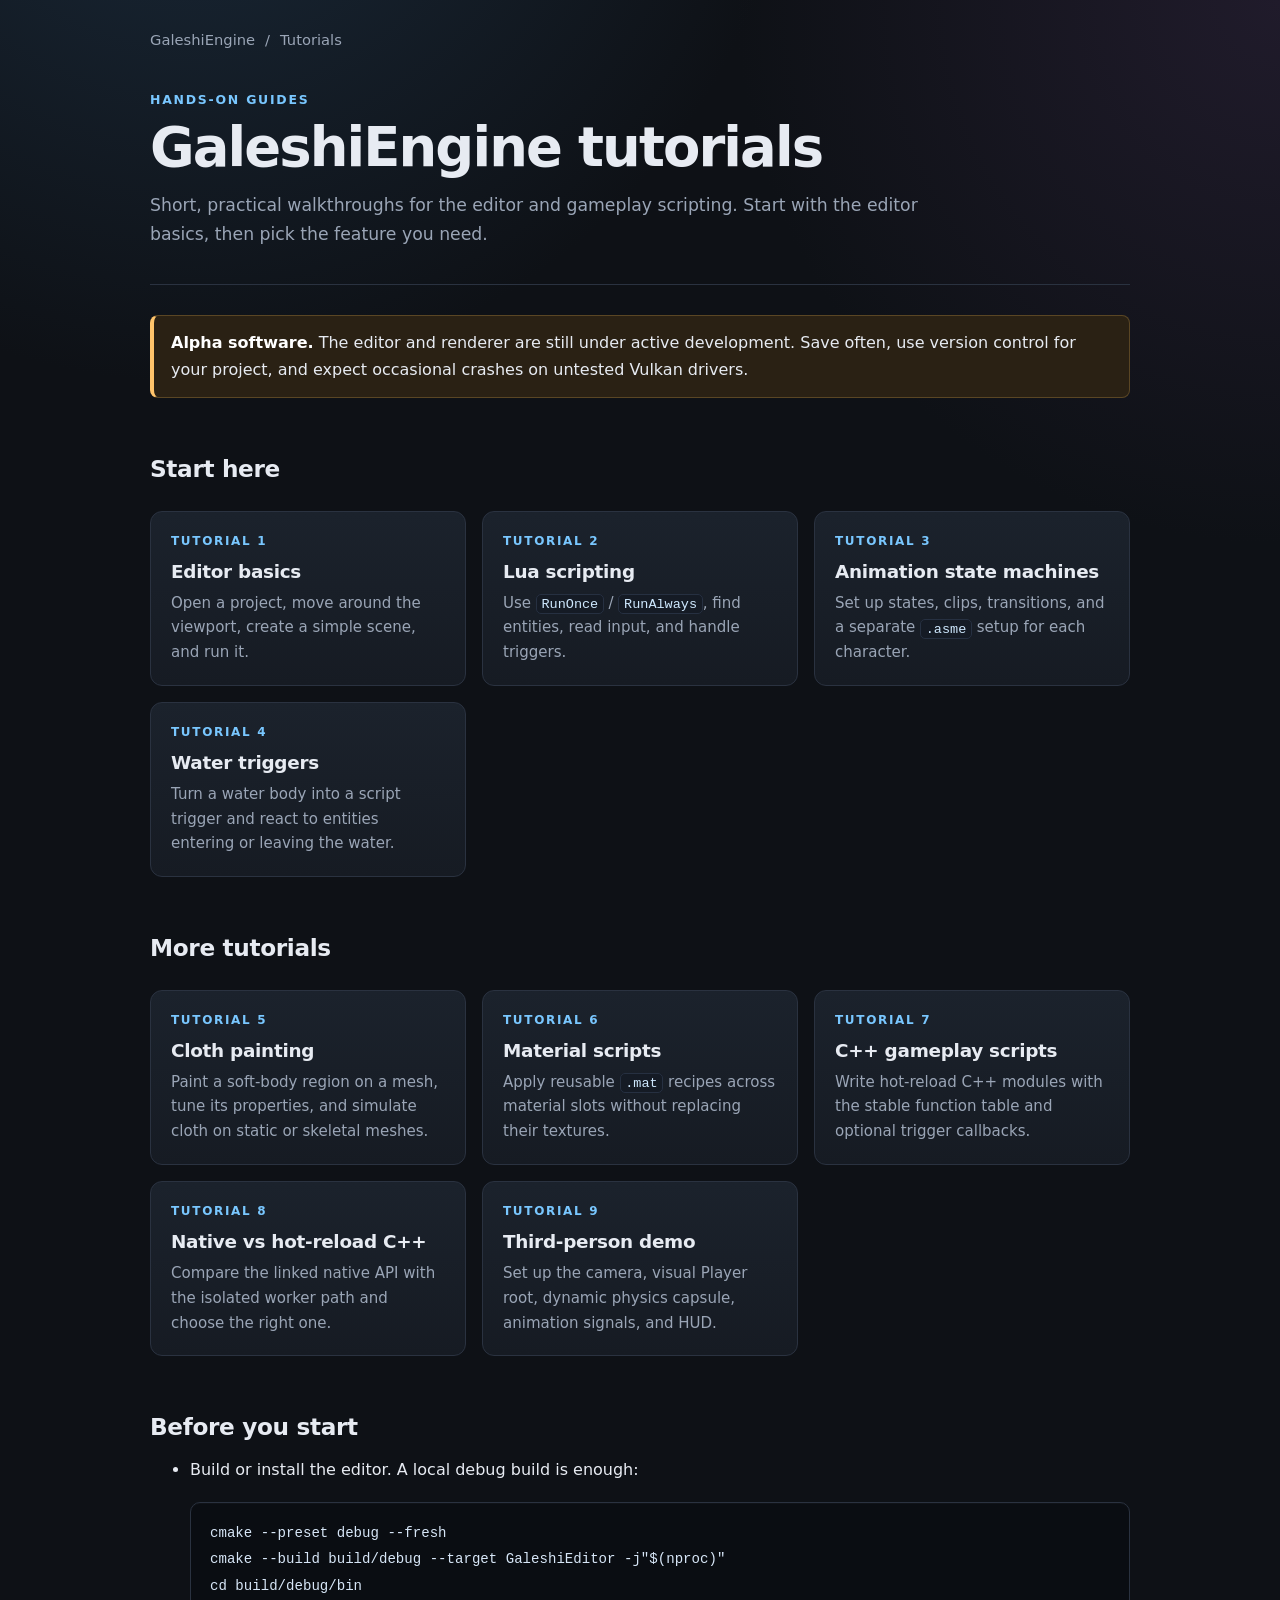
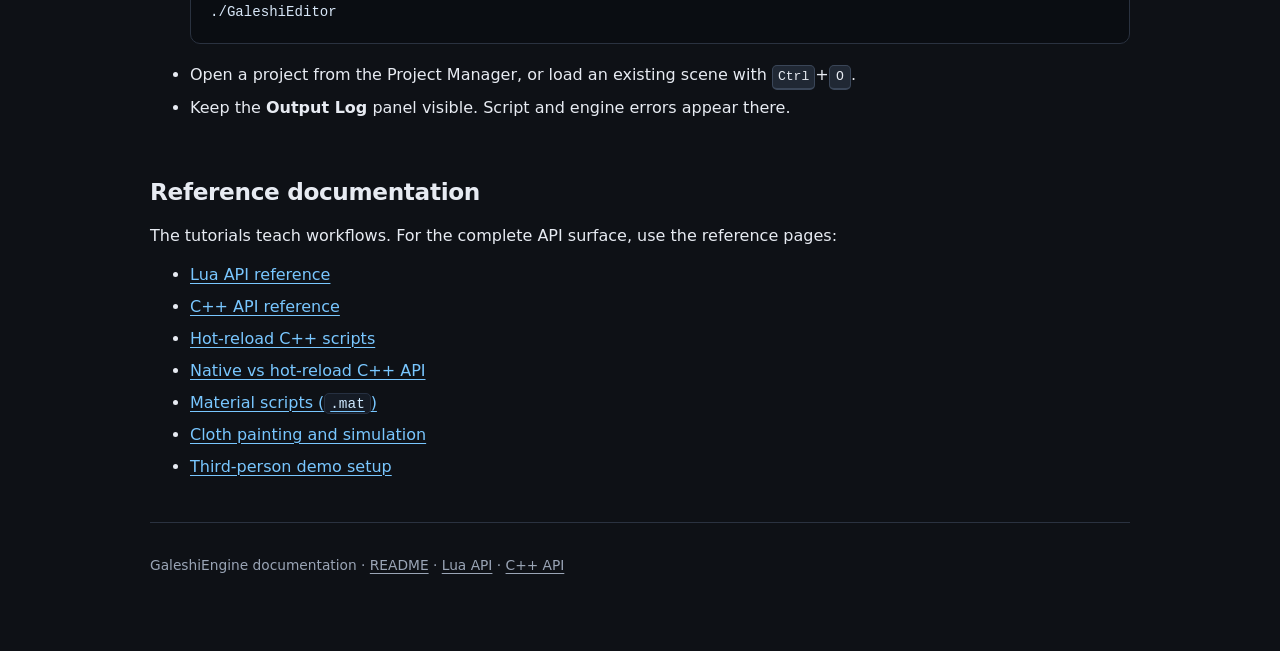
<file: docs/tutorials/index.html>
<!doctype html>
<html lang="en">
<head>
    <meta charset="utf-8">
    <meta name="viewport" content="width=device-width, initial-scale=1">
    <title>GaleshiEngine Tutorials</title>
    <link rel="stylesheet" href="style.css">
</head>
<body>
<div class="wrap">
    <nav class="top" aria-label="Breadcrumb">
        <a href="../../README.md">GaleshiEngine</a>
        <span>/</span>
        <span>Tutorials</span>
    </nav>

    <header class="hero">
        <p class="eyebrow">Hands-on guides</p>
        <h1>GaleshiEngine tutorials</h1>
        <p class="lead">
            Short, practical walkthroughs for the editor and gameplay scripting.
            Start with the editor basics, then pick the feature you need.
        </p>
    </header>

    <aside class="callout warn">
        <p>
            <strong>Alpha software.</strong> The editor and renderer are still
            under active development. Save often, use version control for your
            project, and expect occasional crashes on untested Vulkan drivers.
        </p>
    </aside>

    <main>
        <section>
            <h2>Start here</h2>
            <div class="card-grid">
                <a class="card" href="01-editor-basics.html">
                    <span class="number">Tutorial 1</span>
                    <h2>Editor basics</h2>
                    <p>
                        Open a project, move around the viewport, create a
                        simple scene, and run it.
                    </p>
                </a>
                <a class="card" href="02-lua-scripts.html">
                    <span class="number">Tutorial 2</span>
                    <h2>Lua scripting</h2>
                    <p>
                        Use <code>RunOnce</code> / <code>RunAlways</code>,
                        find entities, read input, and handle triggers.
                    </p>
                </a>
                <a class="card" href="03-animation-state-machine.html">
                    <span class="number">Tutorial 3</span>
                    <h2>Animation state machines</h2>
                    <p>
                        Set up states, clips, transitions, and a separate
                        <code>.asme</code> setup for each character.
                    </p>
                </a>
                <a class="card" href="04-water-triggers.html">
                    <span class="number">Tutorial 4</span>
                    <h2>Water triggers</h2>
                    <p>
                        Turn a water body into a script trigger and react to
                        entities entering or leaving the water.
                    </p>
                </a>
            </div>
        </section>

        <section>
            <h2>More tutorials</h2>
            <div class="card-grid">
                <a class="card" href="05-cloth-painting.html">
                    <span class="number">Tutorial 5</span>
                    <h2>Cloth painting</h2>
                    <p>
                        Paint a soft-body region on a mesh, tune its properties,
                        and simulate cloth on static or skeletal meshes.
                    </p>
                </a>
                <a class="card" href="06-material-scripts.html">
                    <span class="number">Tutorial 6</span>
                    <h2>Material scripts</h2>
                    <p>
                        Apply reusable <code>.mat</code> recipes across material
                        slots without replacing their textures.
                    </p>
                </a>
                <a class="card" href="07-cpp-scripts.html">
                    <span class="number">Tutorial 7</span>
                    <h2>C++ gameplay scripts</h2>
                    <p>
                        Write hot-reload C++ modules with the stable function
                        table and optional trigger callbacks.
                    </p>
                </a>
                <a class="card" href="08-cpp-api-modes.html">
                    <span class="number">Tutorial 8</span>
                    <h2>Native vs hot-reload C++</h2>
                    <p>
                        Compare the linked native API with the isolated worker
                        path and choose the right one.
                    </p>
                </a>
                <a class="card" href="09-third-person-demo.html">
                    <span class="number">Tutorial 9</span>
                    <h2>Third-person demo</h2>
                    <p>
                        Set up the camera, visual Player root, dynamic physics
                        capsule, animation signals, and HUD.
                    </p>
                </a>
            </div>
        </section>

        <section>
            <h2>Before you start</h2>
            <ul>
                <li>
                    Build or install the editor. A local debug build is enough:
                    <pre><code>cmake --preset debug --fresh
cmake --build build/debug --target GaleshiEditor -j"$(nproc)"
cd build/debug/bin
./GaleshiEditor</code></pre>
                </li>
                <li>
                    Open a project from the Project Manager, or load an
                    existing scene with <kbd>Ctrl</kbd>+<kbd>O</kbd>.
                </li>
                <li>
                    Keep the <strong>Output Log</strong> panel visible. Script
                    and engine errors appear there.
                </li>
            </ul>
        </section>

        <section>
            <h2>Reference documentation</h2>
            <p>
                The tutorials teach workflows. For the complete API surface,
                use the reference pages:
            </p>
            <ul>
                <li><a href="../LUA_API.md">Lua API reference</a></li>
                <li><a href="../CPP_API.md">C++ API reference</a></li>
                <li><a href="../CPP_SCRIPTS.md">Hot-reload C++ scripts</a></li>
                <li><a href="../CPP_API_MODES.md">Native vs hot-reload C++ API</a></li>
                <li><a href="../MATERIAL_SCRIPTS.md">Material scripts (<code>.mat</code>)</a></li>
                <li><a href="../CLOTH.md">Cloth painting and simulation</a></li>
                <li><a href="../THIRD_PERSON_DEMO.md">Third-person demo setup</a></li>
            </ul>
        </section>
    </main>

    <footer>
        <p>
            GaleshiEngine documentation ·
            <a href="../../README.md">README</a> ·
            <a href="../LUA_API.md">Lua API</a> ·
            <a href="../CPP_API.md">C++ API</a>
        </p>
    </footer>
</div>
</body>
</html>
</file>
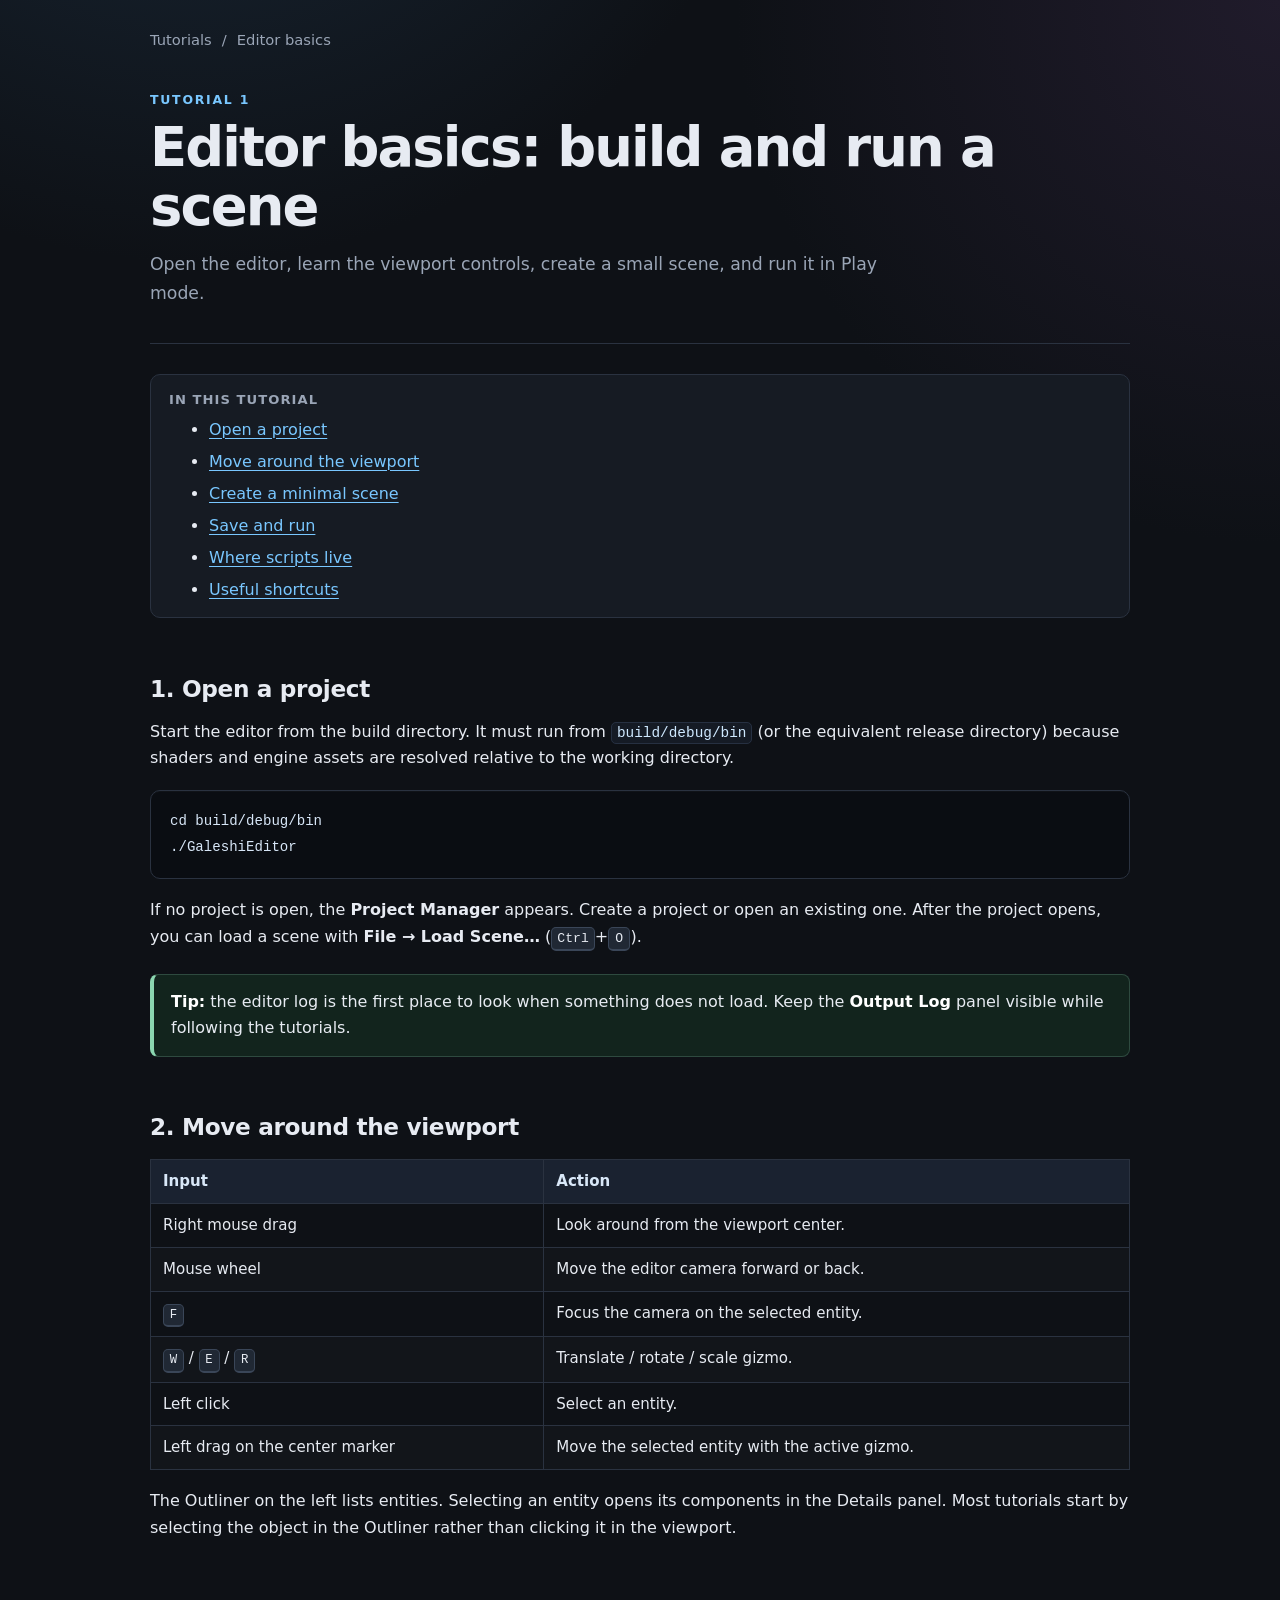
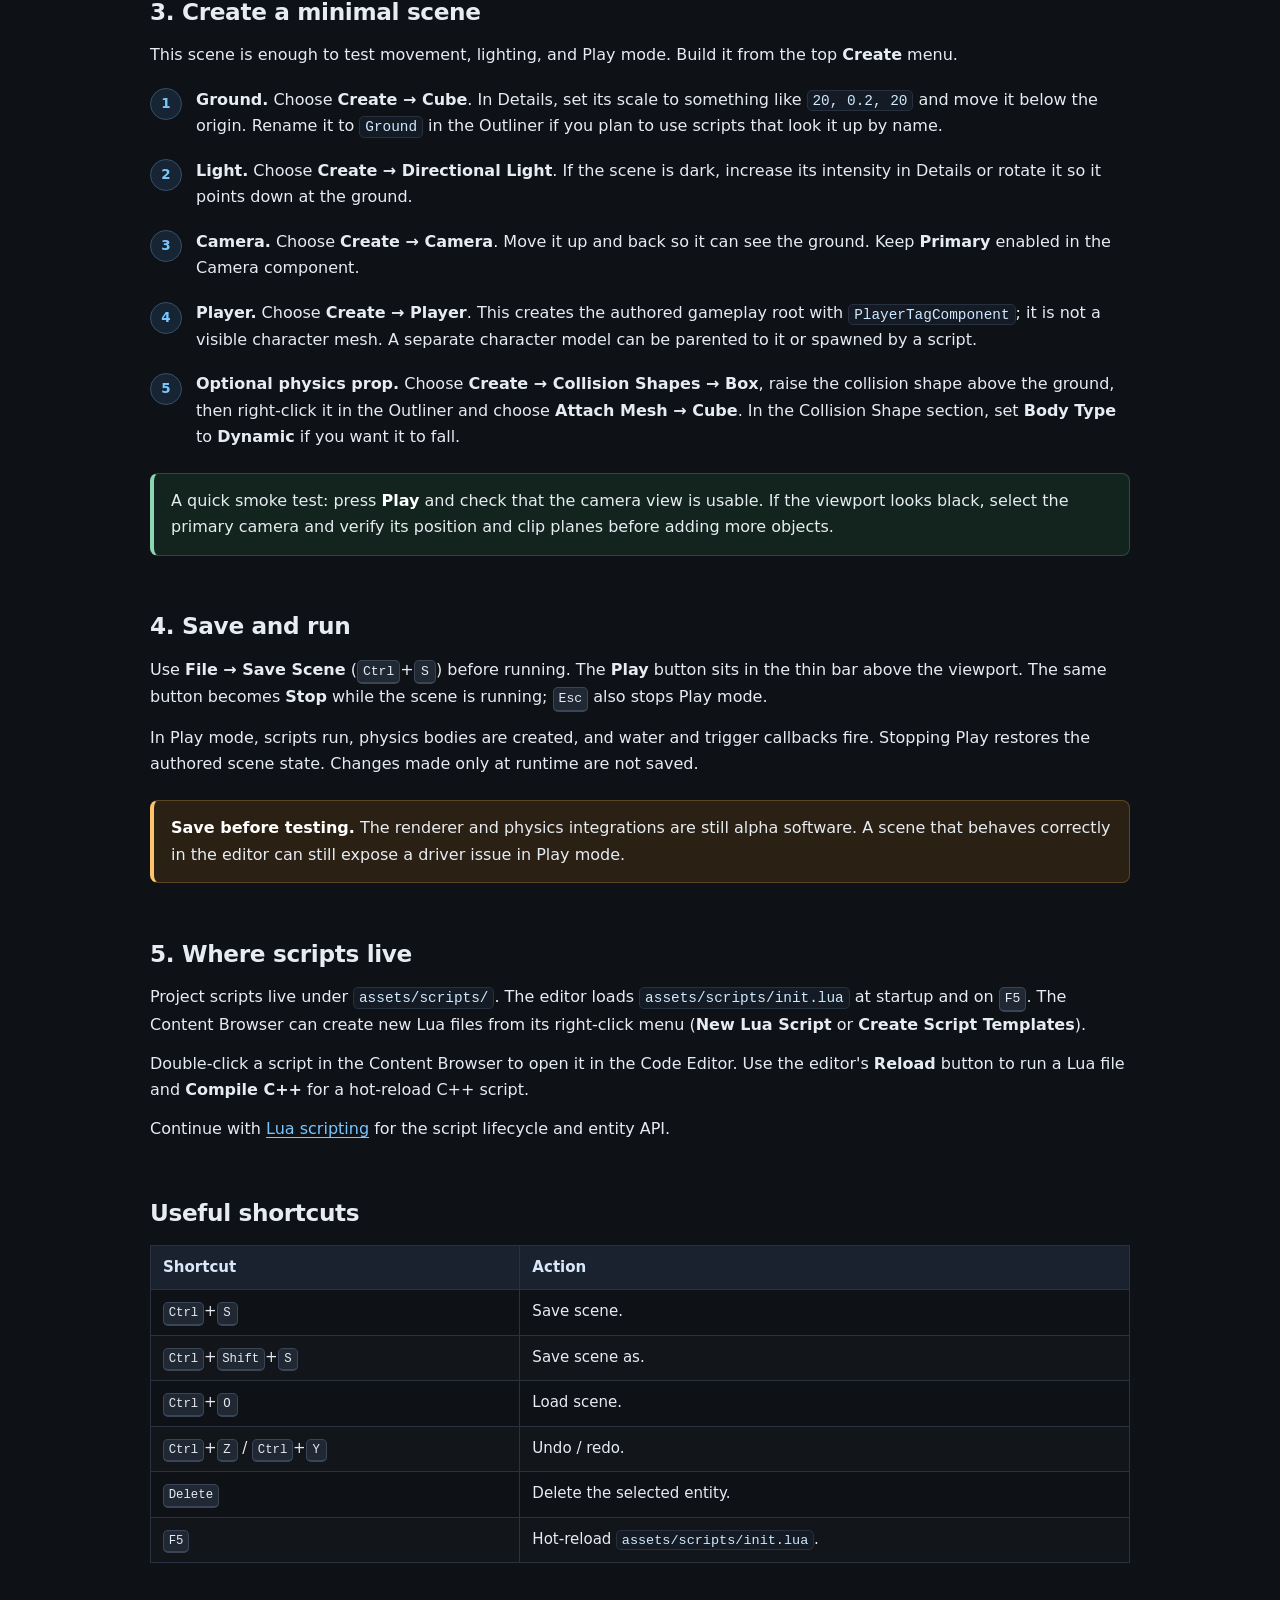
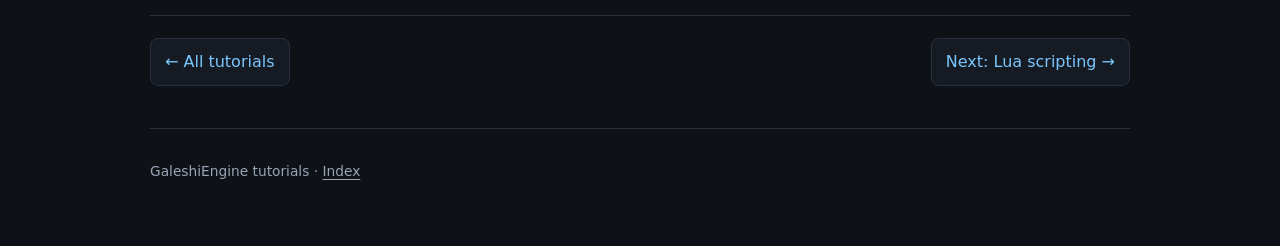
<file: docs/tutorials/01-editor-basics.html>
<!doctype html>
<html lang="en">
<head>
    <meta charset="utf-8">
    <meta name="viewport" content="width=device-width, initial-scale=1">
    <title>Editor basics — GaleshiEngine Tutorials</title>
    <link rel="stylesheet" href="style.css">
</head>
<body>
<div class="wrap">
    <nav class="top" aria-label="Breadcrumb">
        <a href="index.html">Tutorials</a>
        <span>/</span>
        <span>Editor basics</span>
    </nav>

    <header class="hero">
        <p class="eyebrow">Tutorial 1</p>
        <h1>Editor basics: build and run a scene</h1>
        <p class="lead">
            Open the editor, learn the viewport controls, create a small scene,
            and run it in Play mode.
        </p>
    </header>

    <main>
        <div class="toc">
            <p>In this tutorial</p>
            <ul>
                <li><a href="#open">Open a project</a></li>
                <li><a href="#viewport">Move around the viewport</a></li>
                <li><a href="#scene">Create a minimal scene</a></li>
                <li><a href="#play">Save and run</a></li>
                <li><a href="#scripts">Where scripts live</a></li>
                <li><a href="#shortcuts">Useful shortcuts</a></li>
            </ul>
        </div>

        <section id="open">
            <h2>1. Open a project</h2>
            <p>
                Start the editor from the build directory. It must run from
                <code>build/debug/bin</code> (or the equivalent release
                directory) because shaders and engine assets are resolved
                relative to the working directory.
            </p>
            <pre><code>cd build/debug/bin
./GaleshiEditor</code></pre>
            <p>
                If no project is open, the <strong>Project Manager</strong>
                appears. Create a project or open an existing one. After the
                project opens, you can load a scene with
                <strong>File → Load Scene…</strong>
                (<kbd>Ctrl</kbd>+<kbd>O</kbd>).
            </p>
            <aside class="callout">
                <p>
                    <strong>Tip:</strong> the editor log is the first place to
                    look when something does not load. Keep the
                    <strong>Output Log</strong> panel visible while following
                    the tutorials.
                </p>
            </aside>
        </section>

        <section id="viewport">
            <h2>2. Move around the viewport</h2>
            <table>
                <thead>
                    <tr><th>Input</th><th>Action</th></tr>
                </thead>
                <tbody>
                    <tr><td>Right mouse drag</td><td>Look around from the viewport center.</td></tr>
                    <tr><td>Mouse wheel</td><td>Move the editor camera forward or back.</td></tr>
                    <tr><td><kbd>F</kbd></td><td>Focus the camera on the selected entity.</td></tr>
                    <tr><td><kbd>W</kbd> / <kbd>E</kbd> / <kbd>R</kbd></td><td>Translate / rotate / scale gizmo.</td></tr>
                    <tr><td>Left click</td><td>Select an entity.</td></tr>
                    <tr><td>Left drag on the center marker</td><td>Move the selected entity with the active gizmo.</td></tr>
                </tbody>
            </table>
            <p>
                The Outliner on the left lists entities. Selecting an entity
                opens its components in the Details panel. Most tutorials start
                by selecting the object in the Outliner rather than clicking it
                in the viewport.
            </p>
        </section>

        <section id="scene">
            <h2>3. Create a minimal scene</h2>
            <p>
                This scene is enough to test movement, lighting, and Play mode.
                Build it from the top <strong>Create</strong> menu.
            </p>
            <ol class="steps">
                <li>
                    <strong>Ground.</strong> Choose
                    <strong>Create → Cube</strong>. In Details, set its scale to
                    something like <code>20, 0.2, 20</code> and move it below the
                    origin. Rename it to <code>Ground</code> in the Outliner if
                    you plan to use scripts that look it up by name.
                </li>
                <li>
                    <strong>Light.</strong> Choose
                    <strong>Create → Directional Light</strong>. If the scene is
                    dark, increase its intensity in Details or rotate it so it
                    points down at the ground.
                </li>
                <li>
                    <strong>Camera.</strong> Choose
                    <strong>Create → Camera</strong>. Move it up and back so it
                    can see the ground. Keep <strong>Primary</strong> enabled in
                    the Camera component.
                </li>
                <li>
                    <strong>Player.</strong> Choose
                    <strong>Create → Player</strong>. This creates the authored
                    gameplay root with <code>PlayerTagComponent</code>; it is
                    not a visible character mesh. A separate character model
                    can be parented to it or spawned by a script.
                </li>
                <li>
                    <strong>Optional physics prop.</strong> Choose
                    <strong>Create → Collision Shapes → Box</strong>, raise the
                    collision shape above the ground, then right-click it in
                    the Outliner and choose
                    <strong>Attach Mesh → Cube</strong>. In the Collision Shape
                    section, set <strong>Body Type</strong> to
                    <strong>Dynamic</strong> if you want it to fall.
                </li>
            </ol>
            <aside class="callout">
                <p>
                    A quick smoke test: press <strong>Play</strong> and check
                    that the camera view is usable. If the viewport looks black,
                    select the primary camera and verify its position and
                    clip planes before adding more objects.
                </p>
            </aside>
        </section>

        <section id="play">
            <h2>4. Save and run</h2>
            <p>
                Use <strong>File → Save Scene</strong>
                (<kbd>Ctrl</kbd>+<kbd>S</kbd>) before running. The
                <strong>Play</strong> button sits in the thin bar above the
                viewport. The same button becomes <strong>Stop</strong> while the
                scene is running; <kbd>Esc</kbd> also stops Play mode.
            </p>
            <p>
                In Play mode, scripts run, physics bodies are created, and water
                and trigger callbacks fire. Stopping Play restores the authored
                scene state. Changes made only at runtime are not saved.
            </p>
            <div class="callout warn">
                <p>
                    <strong>Save before testing.</strong> The renderer and
                    physics integrations are still alpha software. A scene that
                    behaves correctly in the editor can still expose a driver
                    issue in Play mode.
                </p>
            </div>
        </section>

        <section id="scripts">
            <h2>5. Where scripts live</h2>
            <p>
                Project scripts live under <code>assets/scripts/</code>. The
                editor loads <code>assets/scripts/init.lua</code> at startup and
                on <kbd>F5</kbd>. The Content Browser can create new Lua files
                from its right-click menu (<strong>New Lua Script</strong> or
                <strong>Create Script Templates</strong>).
            </p>
            <p>
                Double-click a script in the Content Browser to open it in the
                Code Editor. Use the editor's <strong>Reload</strong> button to
                run a Lua file and <strong>Compile C++</strong> for a hot-reload
                C++ script.
            </p>
            <p>
                Continue with
                <a href="02-lua-scripts.html">Lua scripting</a> for the script
                lifecycle and entity API.
            </p>
        </section>

        <section id="shortcuts">
            <h2>Useful shortcuts</h2>
            <table>
                <thead>
                    <tr><th>Shortcut</th><th>Action</th></tr>
                </thead>
                <tbody>
                    <tr><td><kbd>Ctrl</kbd>+<kbd>S</kbd></td><td>Save scene.</td></tr>
                    <tr><td><kbd>Ctrl</kbd>+<kbd>Shift</kbd>+<kbd>S</kbd></td><td>Save scene as.</td></tr>
                    <tr><td><kbd>Ctrl</kbd>+<kbd>O</kbd></td><td>Load scene.</td></tr>
                    <tr><td><kbd>Ctrl</kbd>+<kbd>Z</kbd> / <kbd>Ctrl</kbd>+<kbd>Y</kbd></td><td>Undo / redo.</td></tr>
                    <tr><td><kbd>Delete</kbd></td><td>Delete the selected entity.</td></tr>
                    <tr><td><kbd>F5</kbd></td><td>Hot-reload <code>assets/scripts/init.lua</code>.</td></tr>
                </tbody>
            </table>
        </section>
    </main>

    <nav class="pager" aria-label="Tutorial navigation">
        <a href="index.html">← All tutorials</a>
        <a href="02-lua-scripts.html">Next: Lua scripting →</a>
    </nav>

    <footer>
        <p>GaleshiEngine tutorials · <a href="index.html">Index</a></p>
    </footer>
</div>
</body>
</html>
</file>
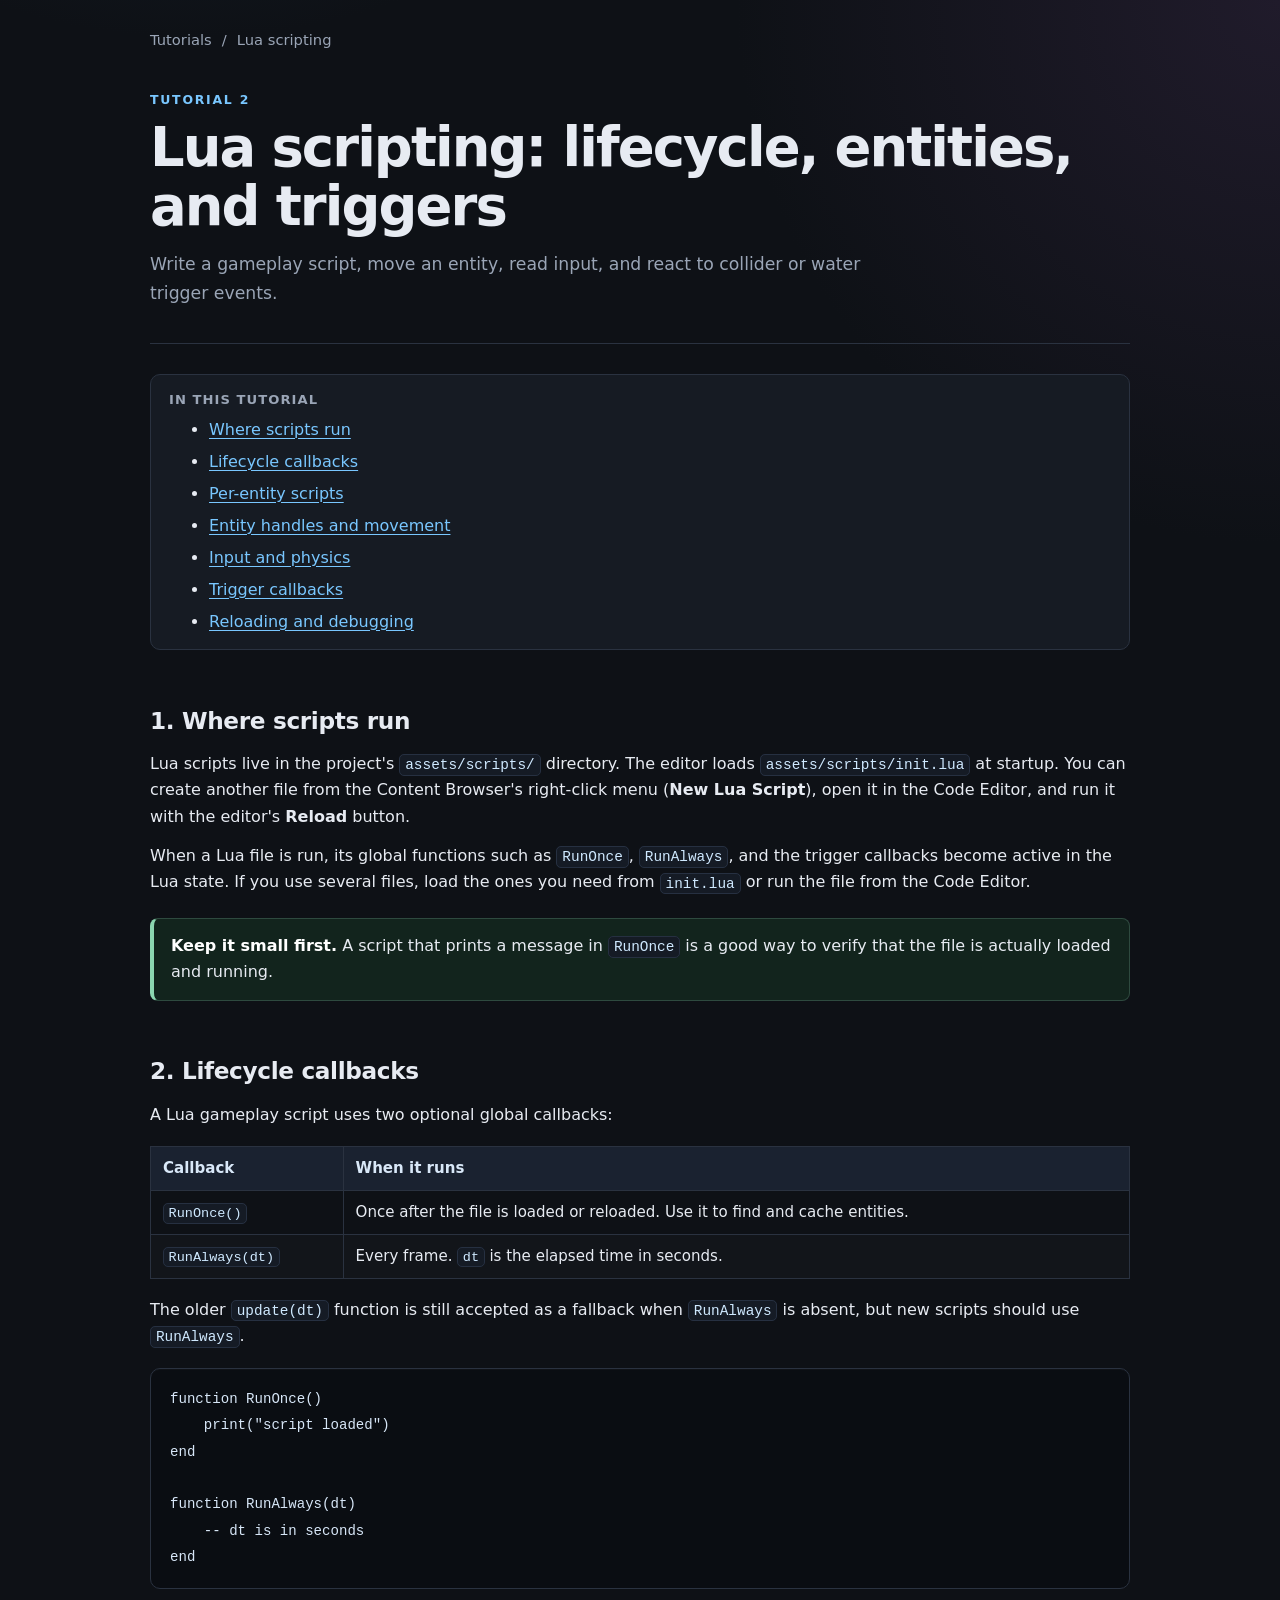
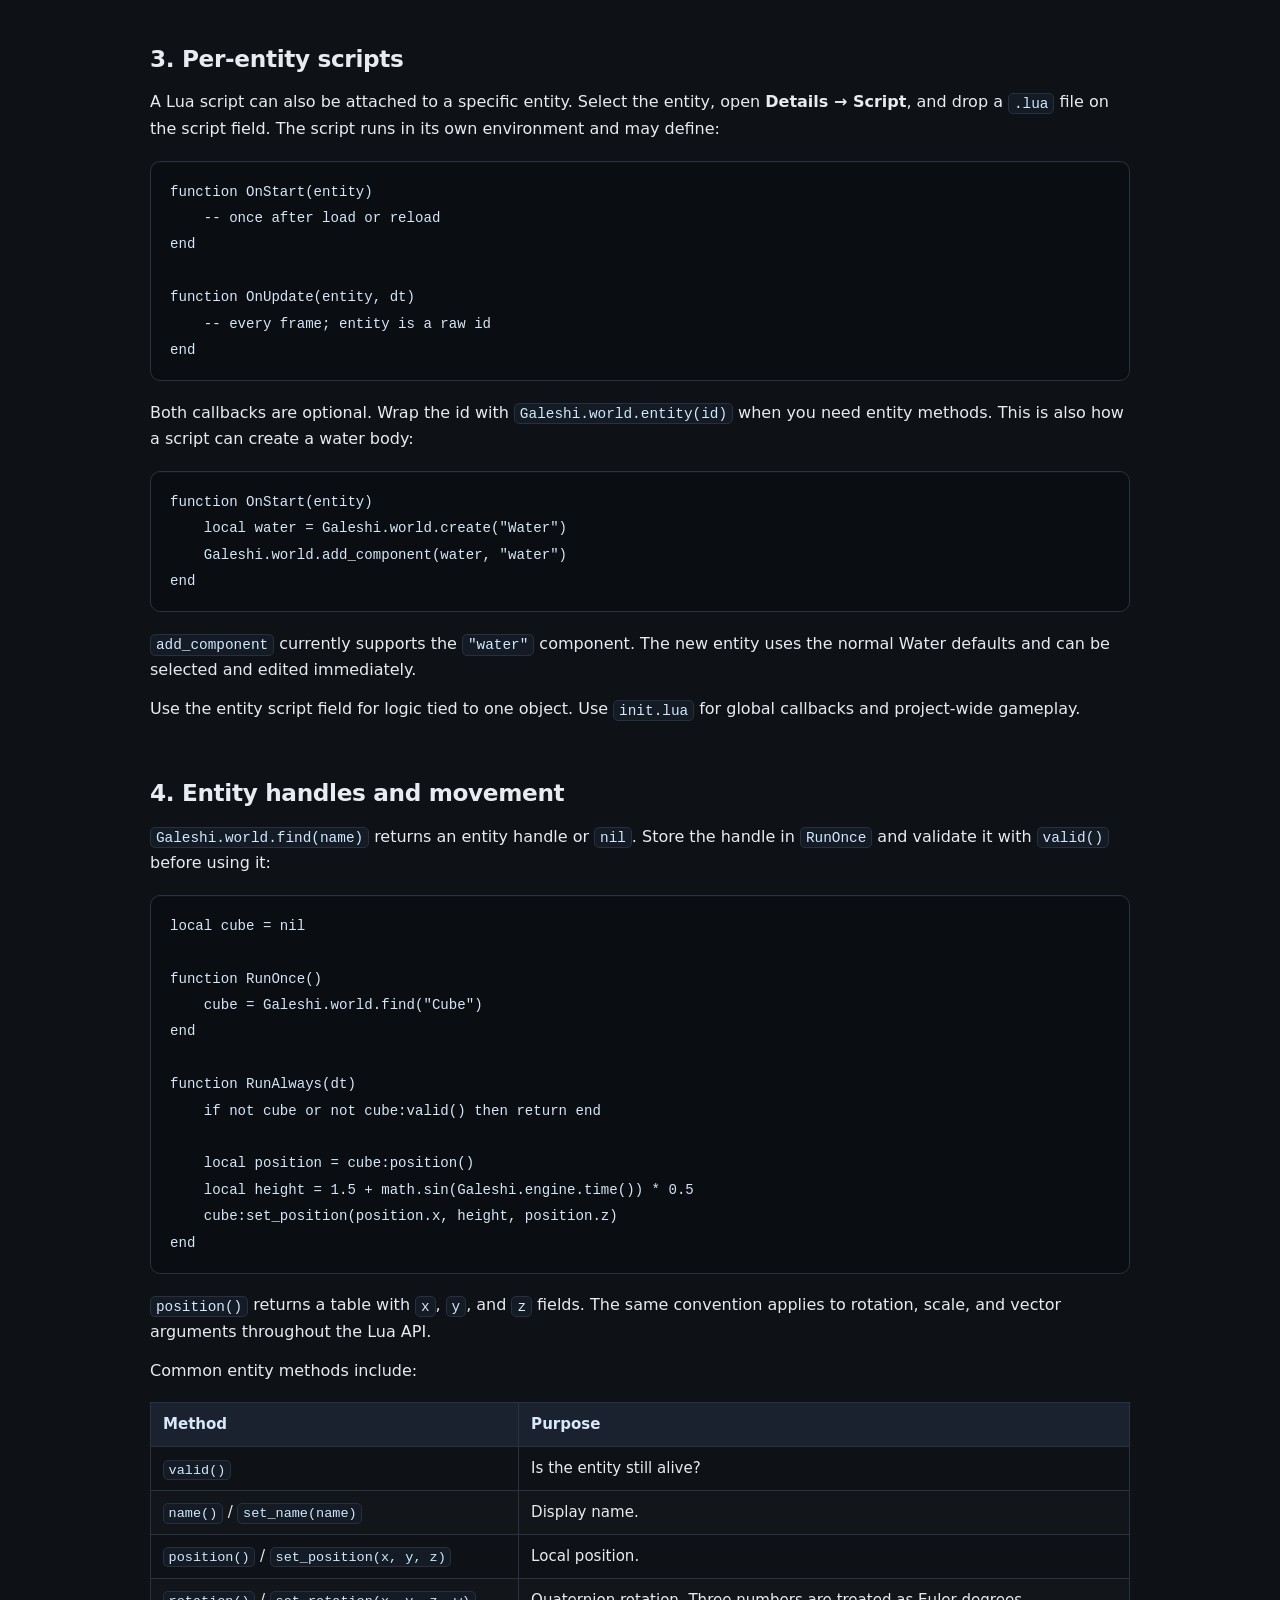
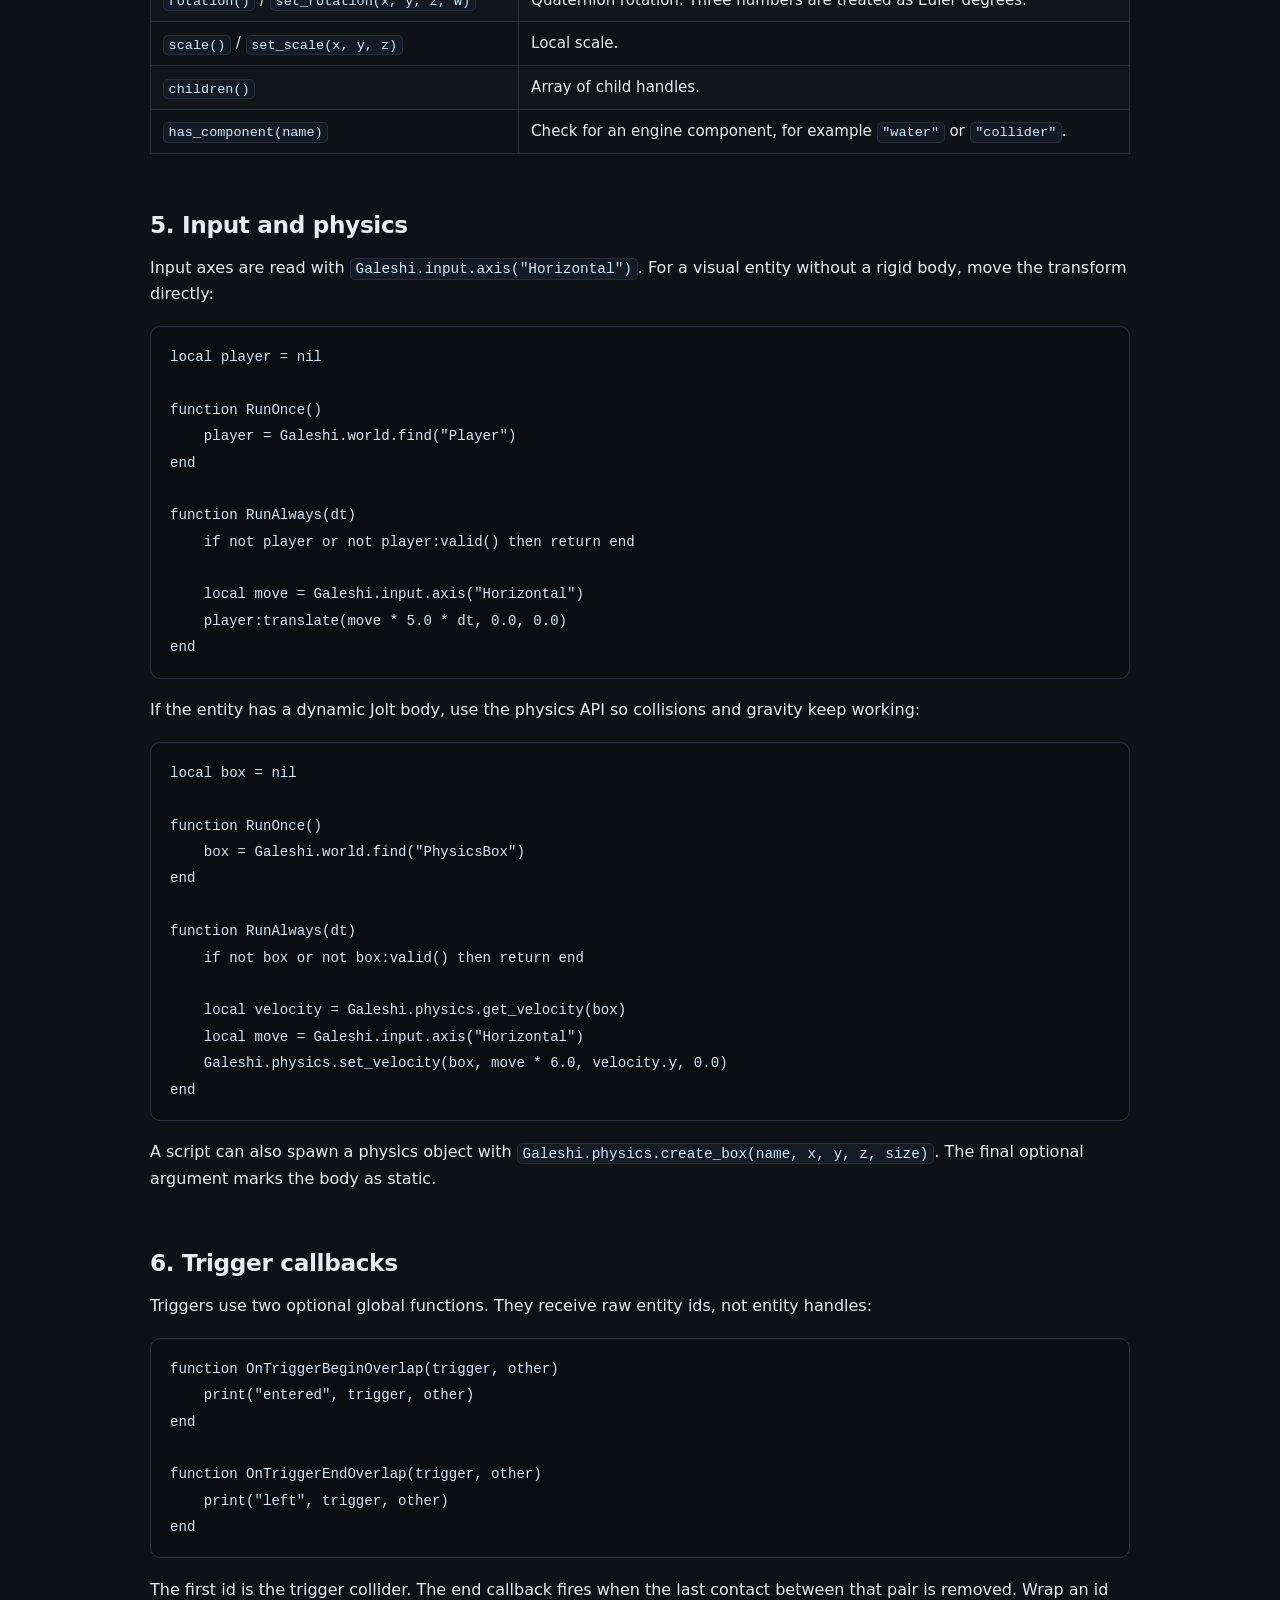
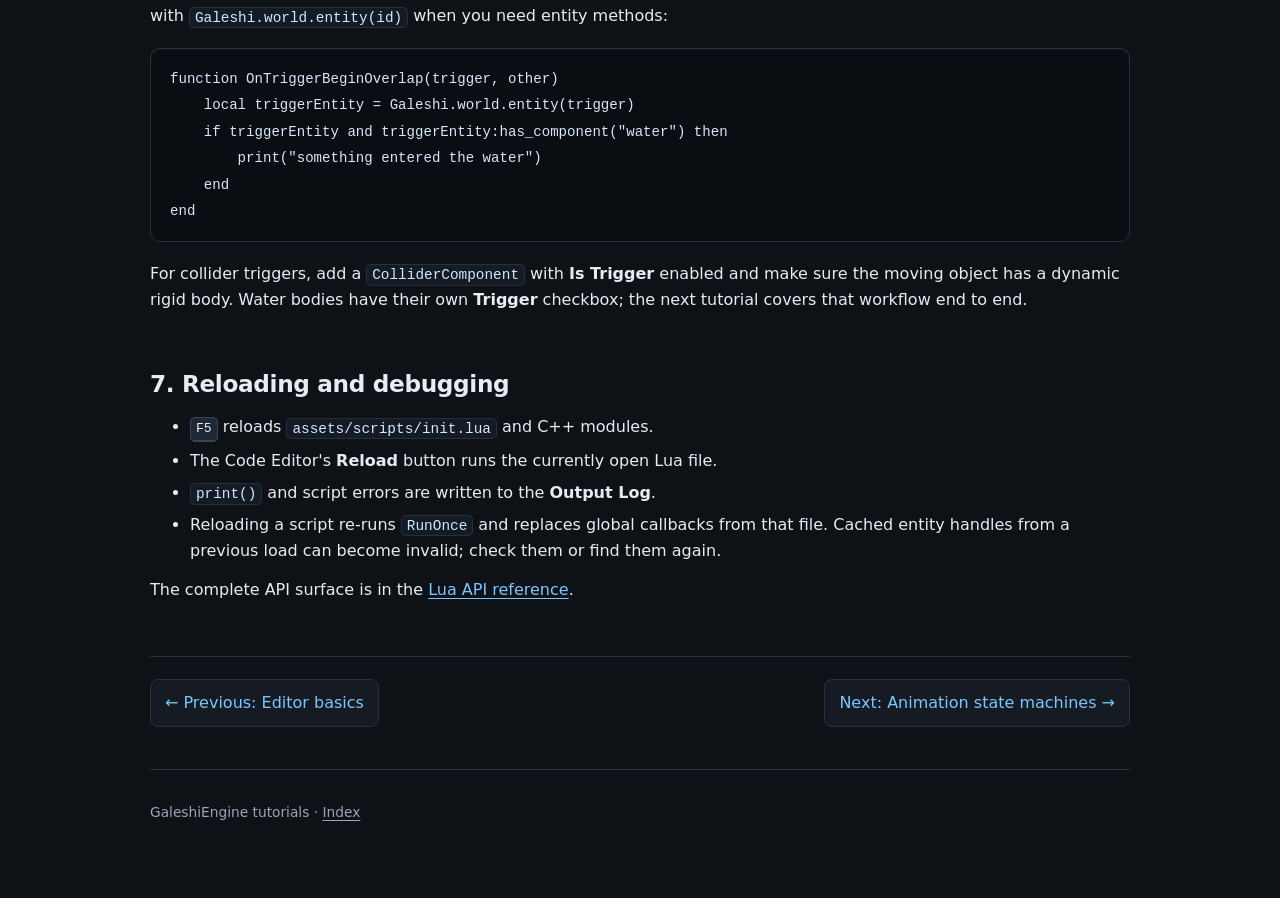
<file: docs/tutorials/02-lua-scripts.html>
<!doctype html>
<html lang="en">
<head>
    <meta charset="utf-8">
    <meta name="viewport" content="width=device-width, initial-scale=1">
    <title>Lua scripting — GaleshiEngine Tutorials</title>
    <link rel="stylesheet" href="style.css">
</head>
<body>
<div class="wrap">
    <nav class="top" aria-label="Breadcrumb">
        <a href="index.html">Tutorials</a>
        <span>/</span>
        <span>Lua scripting</span>
    </nav>

    <header class="hero">
        <p class="eyebrow">Tutorial 2</p>
        <h1>Lua scripting: lifecycle, entities, and triggers</h1>
        <p class="lead">
            Write a gameplay script, move an entity, read input, and react to
            collider or water trigger events.
        </p>
    </header>

    <main>
        <div class="toc">
            <p>In this tutorial</p>
            <ul>
                <li><a href="#where">Where scripts run</a></li>
                <li><a href="#lifecycle">Lifecycle callbacks</a></li>
                <li><a href="#entity-scripts">Per-entity scripts</a></li>
                <li><a href="#entities">Entity handles and movement</a></li>
                <li><a href="#input">Input and physics</a></li>
                <li><a href="#triggers">Trigger callbacks</a></li>
                <li><a href="#reload">Reloading and debugging</a></li>
            </ul>
        </div>

        <section id="where">
            <h2>1. Where scripts run</h2>
            <p>
                Lua scripts live in the project's
                <code>assets/scripts/</code> directory. The editor loads
                <code>assets/scripts/init.lua</code> at startup. You can create
                another file from the Content Browser's right-click menu
                (<strong>New Lua Script</strong>), open it in the Code Editor,
                and run it with the editor's <strong>Reload</strong> button.
            </p>
            <p>
                When a Lua file is run, its global functions such as
                <code>RunOnce</code>, <code>RunAlways</code>, and the trigger
                callbacks become active in the Lua state. If you use several
                files, load the ones you need from <code>init.lua</code> or run
                the file from the Code Editor.
            </p>
            <aside class="callout">
                <p>
                    <strong>Keep it small first.</strong> A script that prints a
                    message in <code>RunOnce</code> is a good way to verify that
                    the file is actually loaded and running.
                </p>
            </aside>
        </section>

        <section id="lifecycle">
            <h2>2. Lifecycle callbacks</h2>
            <p>
                A Lua gameplay script uses two optional global callbacks:
            </p>
            <table>
                <thead>
                    <tr><th>Callback</th><th>When it runs</th></tr>
                </thead>
                <tbody>
                    <tr>
                        <td><code>RunOnce()</code></td>
                        <td>Once after the file is loaded or reloaded. Use it to find and cache entities.</td>
                    </tr>
                    <tr>
                        <td><code>RunAlways(dt)</code></td>
                        <td>Every frame. <code>dt</code> is the elapsed time in seconds.</td>
                    </tr>
                </tbody>
            </table>
            <p>
                The older <code>update(dt)</code> function is still accepted as
                a fallback when <code>RunAlways</code> is absent, but new scripts
                should use <code>RunAlways</code>.
            </p>
            <pre><code>function RunOnce()
    print("script loaded")
end

function RunAlways(dt)
    -- dt is in seconds
end</code></pre>
        </section>

        <section id="entity-scripts">
            <h2>3. Per-entity scripts</h2>
            <p>
                A Lua script can also be attached to a specific entity. Select
                the entity, open <strong>Details → Script</strong>, and drop a
                <code>.lua</code> file on the script field. The script runs in
                its own environment and may define:
            </p>
            <pre><code>function OnStart(entity)
    -- once after load or reload
end

function OnUpdate(entity, dt)
    -- every frame; entity is a raw id
end</code></pre>
            <p>
                Both callbacks are optional. Wrap the id with
                <code>Galeshi.world.entity(id)</code> when you need entity
                methods. This is also how a script can create a water body:
            </p>
            <pre><code>function OnStart(entity)
    local water = Galeshi.world.create("Water")
    Galeshi.world.add_component(water, "water")
end</code></pre>
            <p>
                <code>add_component</code> currently supports the
                <code>"water"</code> component. The new entity uses the normal
                Water defaults and can be selected and edited immediately.
            </p>
            <p>
                Use the entity script field for logic tied to one object. Use
                <code>init.lua</code> for global callbacks and project-wide
                gameplay.
            </p>
        </section>

        <section id="entities">
            <h2>4. Entity handles and movement</h2>
            <p>
                <code>Galeshi.world.find(name)</code> returns an entity handle
                or <code>nil</code>. Store the handle in <code>RunOnce</code>
                and validate it with <code>valid()</code> before using it:
            </p>
            <pre><code>local cube = nil

function RunOnce()
    cube = Galeshi.world.find("Cube")
end

function RunAlways(dt)
    if not cube or not cube:valid() then return end

    local position = cube:position()
    local height = 1.5 + math.sin(Galeshi.engine.time()) * 0.5
    cube:set_position(position.x, height, position.z)
end</code></pre>
            <p>
                <code>position()</code> returns a table with
                <code>x</code>, <code>y</code>, and <code>z</code> fields. The
                same convention applies to rotation, scale, and vector
                arguments throughout the Lua API.
            </p>
            <p>Common entity methods include:</p>
            <table>
                <thead>
                    <tr><th>Method</th><th>Purpose</th></tr>
                </thead>
                <tbody>
                    <tr><td><code>valid()</code></td><td>Is the entity still alive?</td></tr>
                    <tr><td><code>name()</code> / <code>set_name(name)</code></td><td>Display name.</td></tr>
                    <tr><td><code>position()</code> / <code>set_position(x, y, z)</code></td><td>Local position.</td></tr>
                    <tr><td><code>rotation()</code> / <code>set_rotation(x, y, z, w)</code></td><td>Quaternion rotation. Three numbers are treated as Euler degrees.</td></tr>
                    <tr><td><code>scale()</code> / <code>set_scale(x, y, z)</code></td><td>Local scale.</td></tr>
                    <tr><td><code>children()</code></td><td>Array of child handles.</td></tr>
                    <tr><td><code>has_component(name)</code></td><td>Check for an engine component, for example <code>"water"</code> or <code>"collider"</code>.</td></tr>
                </tbody>
            </table>
        </section>

        <section id="input">
            <h2>5. Input and physics</h2>
            <p>
                Input axes are read with
                <code>Galeshi.input.axis("Horizontal")</code>. For a visual
                entity without a rigid body, move the transform directly:
            </p>
            <pre><code>local player = nil

function RunOnce()
    player = Galeshi.world.find("Player")
end

function RunAlways(dt)
    if not player or not player:valid() then return end

    local move = Galeshi.input.axis("Horizontal")
    player:translate(move * 5.0 * dt, 0.0, 0.0)
end</code></pre>
            <p>
                If the entity has a dynamic Jolt body, use the physics API so
                collisions and gravity keep working:
            </p>
            <pre><code>local box = nil

function RunOnce()
    box = Galeshi.world.find("PhysicsBox")
end

function RunAlways(dt)
    if not box or not box:valid() then return end

    local velocity = Galeshi.physics.get_velocity(box)
    local move = Galeshi.input.axis("Horizontal")
    Galeshi.physics.set_velocity(box, move * 6.0, velocity.y, 0.0)
end</code></pre>
            <p>
                A script can also spawn a physics object with
                <code>Galeshi.physics.create_box(name, x, y, z, size)</code>.
                The final optional argument marks the body as static.
            </p>
        </section>

        <section id="triggers">
            <h2>6. Trigger callbacks</h2>
            <p>
                Triggers use two optional global functions. They receive raw
                entity ids, not entity handles:
            </p>
            <pre><code>function OnTriggerBeginOverlap(trigger, other)
    print("entered", trigger, other)
end

function OnTriggerEndOverlap(trigger, other)
    print("left", trigger, other)
end</code></pre>
            <p>
                The first id is the trigger collider. The end callback fires
                when the last contact between that pair is removed. Wrap an id
                with <code>Galeshi.world.entity(id)</code> when you need entity
                methods:
            </p>
            <pre><code>function OnTriggerBeginOverlap(trigger, other)
    local triggerEntity = Galeshi.world.entity(trigger)
    if triggerEntity and triggerEntity:has_component("water") then
        print("something entered the water")
    end
end</code></pre>
            <p>
                For collider triggers, add a <code>ColliderComponent</code> with
                <strong>Is Trigger</strong> enabled and make sure the moving
                object has a dynamic rigid body. Water bodies have their own
                <strong>Trigger</strong> checkbox; the next tutorial covers that
                workflow end to end.
            </p>
        </section>

        <section id="reload">
            <h2>7. Reloading and debugging</h2>
            <ul>
                <li>
                    <kbd>F5</kbd> reloads
                    <code>assets/scripts/init.lua</code> and C++ modules.
                </li>
                <li>
                    The Code Editor's <strong>Reload</strong> button runs the
                    currently open Lua file.
                </li>
                <li>
                    <code>print()</code> and script errors are written to the
                    <strong>Output Log</strong>.
                </li>
                <li>
                    Reloading a script re-runs <code>RunOnce</code> and replaces
                    global callbacks from that file. Cached entity handles from
                    a previous load can become invalid; check them or find them
                    again.
                </li>
            </ul>
            <p>
                The complete API surface is in the
                <a href="../LUA_API.md">Lua API reference</a>.
            </p>
        </section>
    </main>

    <nav class="pager" aria-label="Tutorial navigation">
        <a href="01-editor-basics.html">← Previous: Editor basics</a>
        <a href="03-animation-state-machine.html">Next: Animation state machines →</a>
    </nav>

    <footer>
        <p>GaleshiEngine tutorials · <a href="index.html">Index</a></p>
    </footer>
</div>
</body>
</html>
</file>
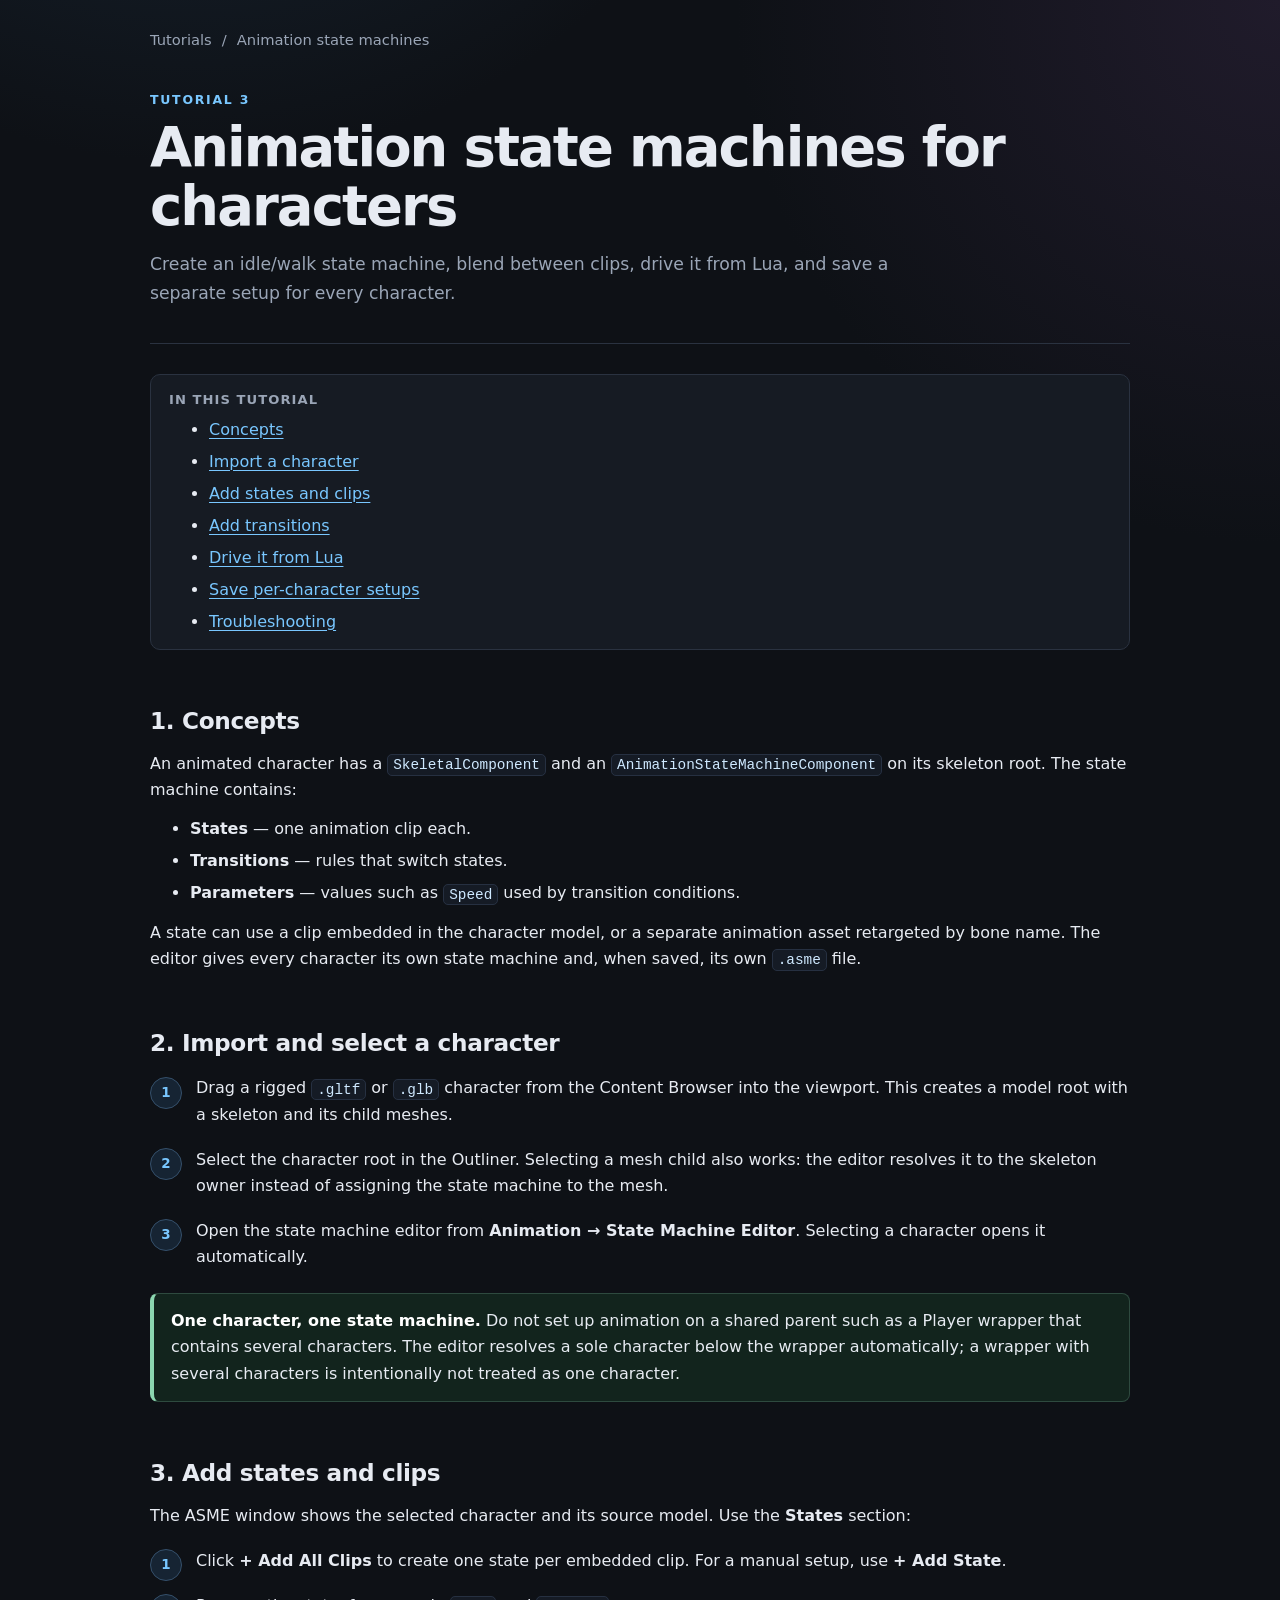
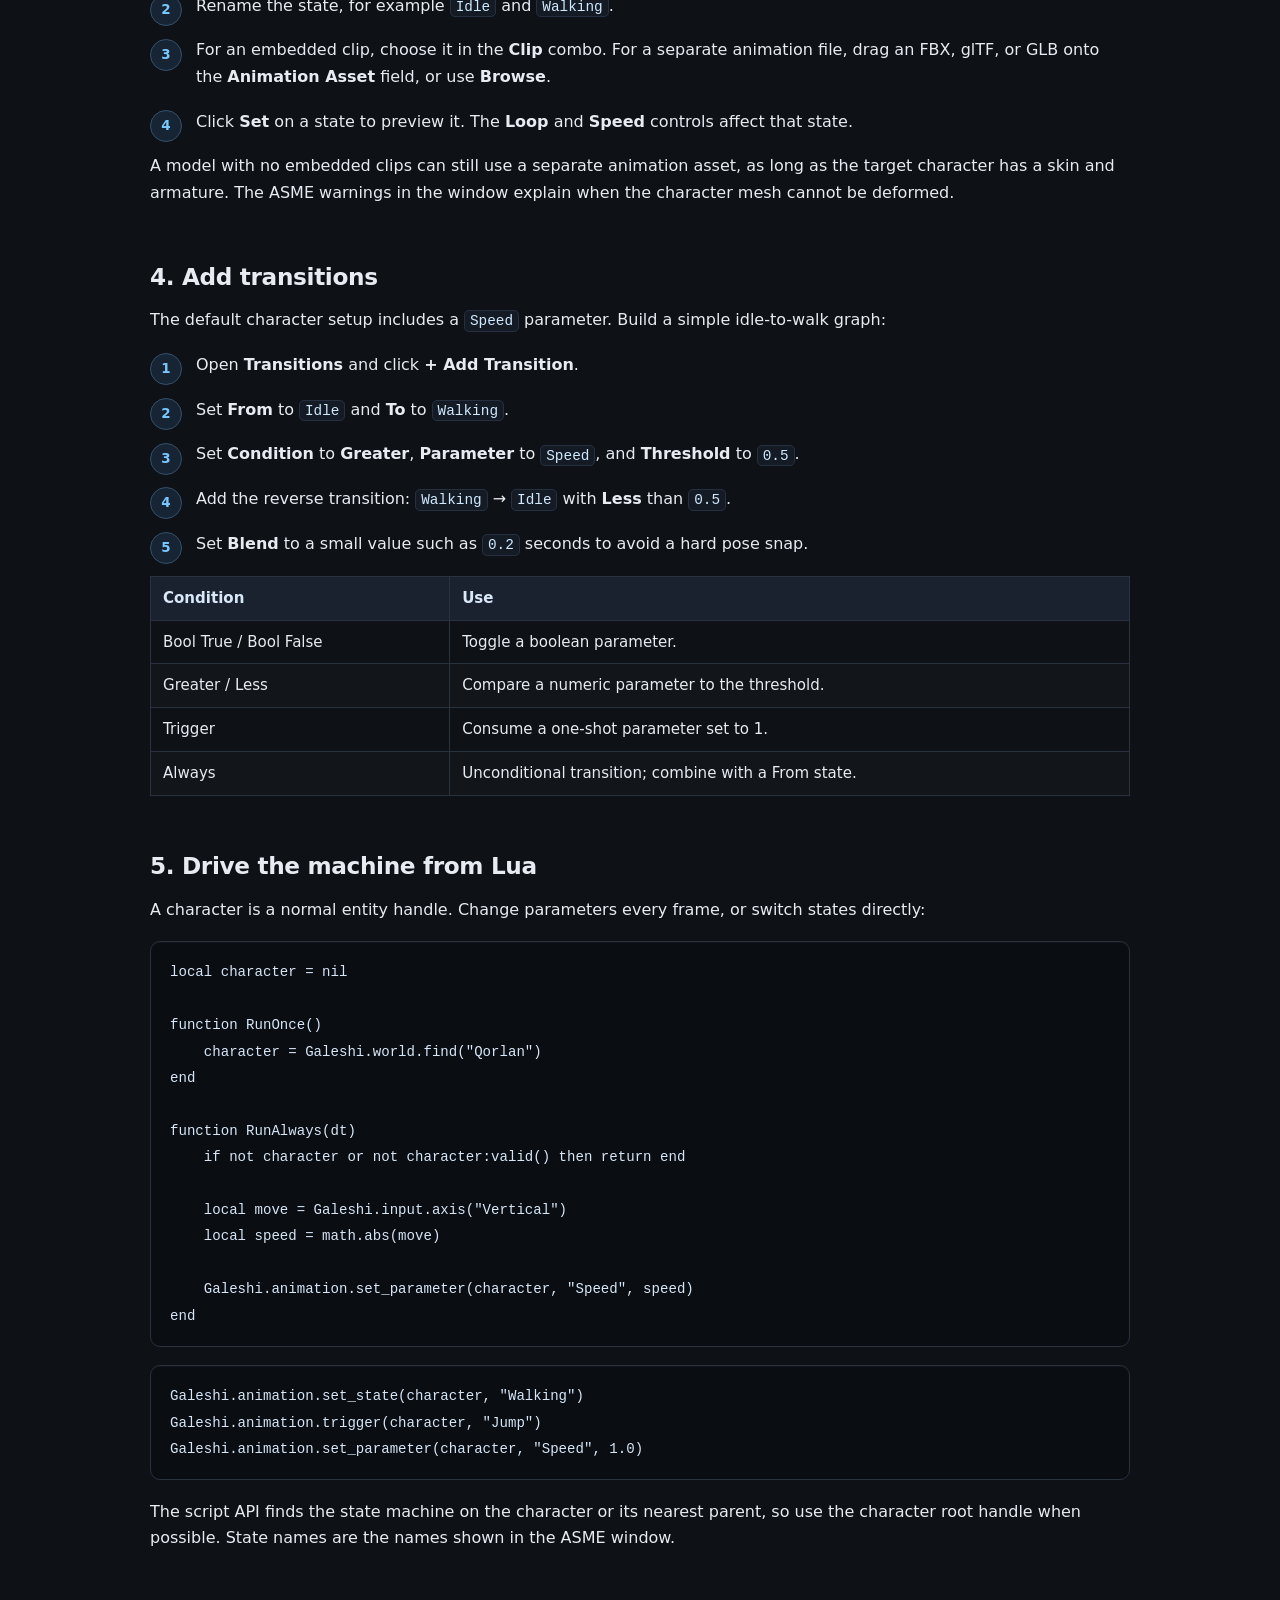
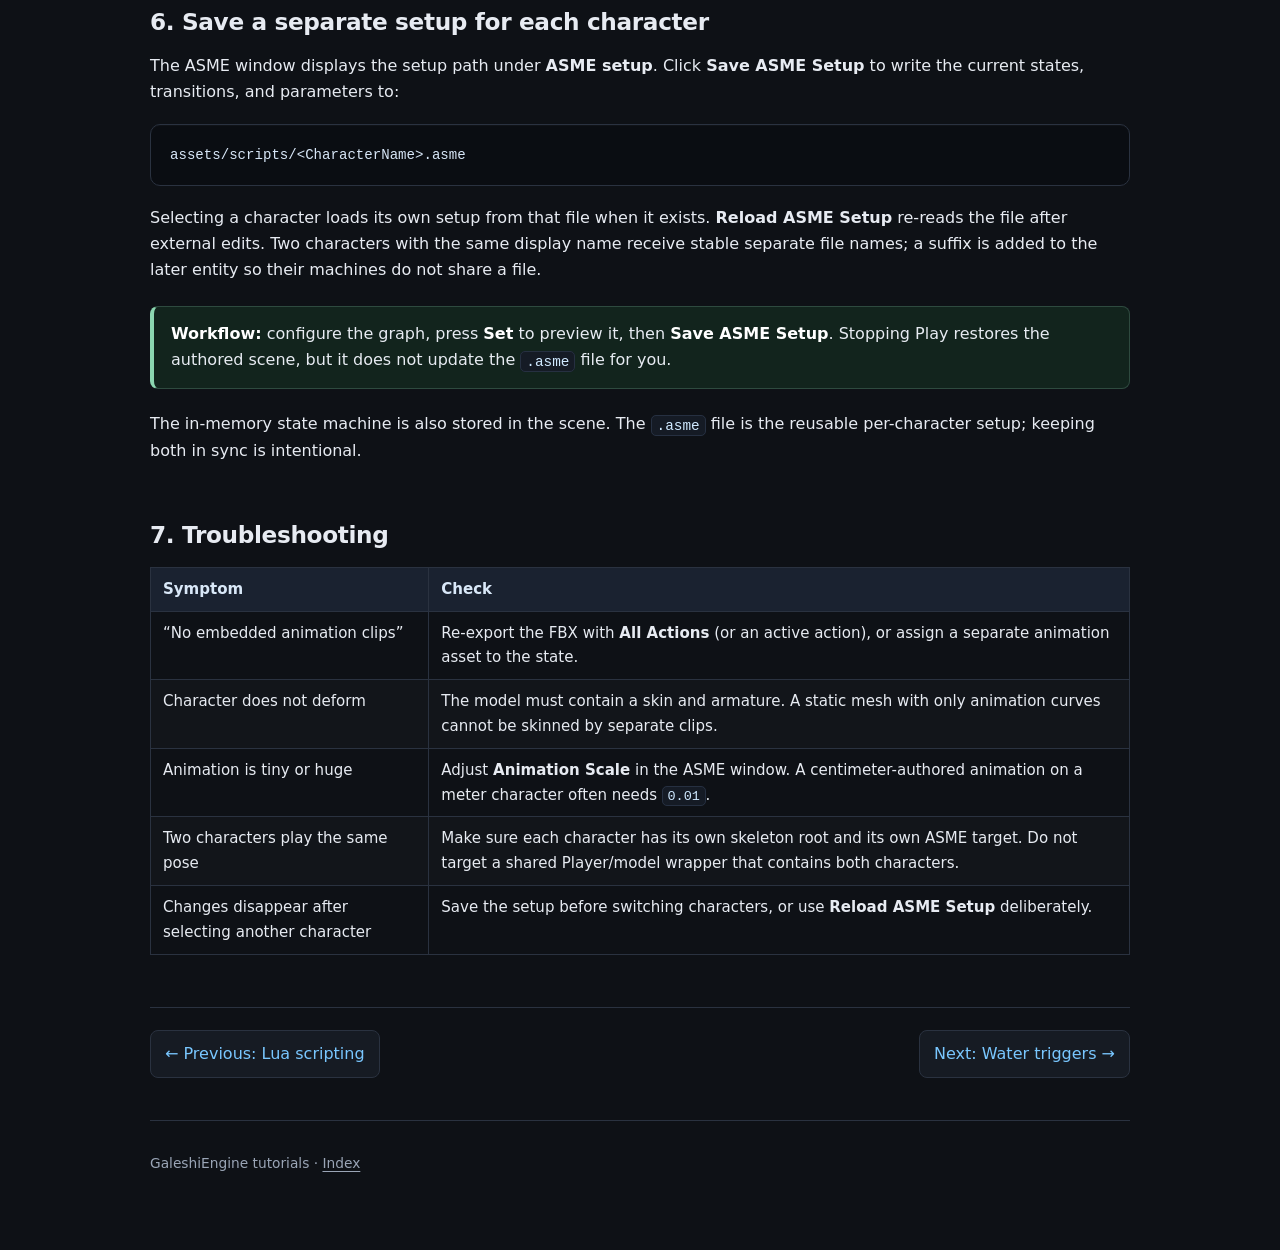
<file: docs/tutorials/03-animation-state-machine.html>
<!doctype html>
<html lang="en">
<head>
    <meta charset="utf-8">
    <meta name="viewport" content="width=device-width, initial-scale=1">
    <title>Animation state machines — GaleshiEngine Tutorials</title>
    <link rel="stylesheet" href="style.css">
</head>
<body>
<div class="wrap">
    <nav class="top" aria-label="Breadcrumb">
        <a href="index.html">Tutorials</a>
        <span>/</span>
        <span>Animation state machines</span>
    </nav>

    <header class="hero">
        <p class="eyebrow">Tutorial 3</p>
        <h1>Animation state machines for characters</h1>
        <p class="lead">
            Create an idle/walk state machine, blend between clips, drive it
            from Lua, and save a separate setup for every character.
        </p>
    </header>

    <main>
        <div class="toc">
            <p>In this tutorial</p>
            <ul>
                <li><a href="#concepts">Concepts</a></li>
                <li><a href="#import">Import a character</a></li>
                <li><a href="#states">Add states and clips</a></li>
                <li><a href="#transitions">Add transitions</a></li>
                <li><a href="#scripts">Drive it from Lua</a></li>
                <li><a href="#save">Save per-character setups</a></li>
                <li><a href="#troubleshoot">Troubleshooting</a></li>
            </ul>
        </div>

        <section id="concepts">
            <h2>1. Concepts</h2>
            <p>
                An animated character has a <code>SkeletalComponent</code> and
                an <code>AnimationStateMachineComponent</code> on its skeleton
                root. The state machine contains:
            </p>
            <ul>
                <li><strong>States</strong> — one animation clip each.</li>
                <li><strong>Transitions</strong> — rules that switch states.</li>
                <li><strong>Parameters</strong> — values such as
                    <code>Speed</code> used by transition conditions.</li>
            </ul>
            <p>
                A state can use a clip embedded in the character model, or a
                separate animation asset retargeted by bone name. The editor
                gives every character its own state machine and, when saved,
                its own <code>.asme</code> file.
            </p>
        </section>

        <section id="import">
            <h2>2. Import and select a character</h2>
            <ol class="steps">
                <li>
                    Drag a rigged <code>.gltf</code> or <code>.glb</code>
                    character from the Content Browser into the viewport. This
                    creates a model root with a skeleton and its child meshes.
                </li>
                <li>
                    Select the character root in the Outliner. Selecting a mesh
                    child also works: the editor resolves it to the skeleton
                    owner instead of assigning the state machine to the mesh.
                </li>
                <li>
                    Open the state machine editor from
                    <strong>Animation → State Machine Editor</strong>. Selecting
                    a character opens it automatically.
                </li>
            </ol>
            <aside class="callout">
                <p>
                    <strong>One character, one state machine.</strong> Do not
                    set up animation on a shared parent such as a Player wrapper
                    that contains several characters. The editor resolves a
                    sole character below the wrapper automatically; a wrapper
                    with several characters is intentionally not treated as one
                    character.
                </p>
            </aside>
        </section>

        <section id="states">
            <h2>3. Add states and clips</h2>
            <p>
                The ASME window shows the selected character and its source
                model. Use the <strong>States</strong> section:
            </p>
            <ol class="steps">
                <li>
                    Click <strong>+ Add All Clips</strong> to create one state
                    per embedded clip. For a manual setup, use
                    <strong>+ Add State</strong>.
                </li>
                <li>
                    Rename the state, for example <code>Idle</code> and
                    <code>Walking</code>.
                </li>
                <li>
                    For an embedded clip, choose it in the <strong>Clip</strong>
                    combo. For a separate animation file, drag an FBX, glTF, or
                    GLB onto the <strong>Animation Asset</strong> field, or use
                    <strong>Browse</strong>.
                </li>
                <li>
                    Click <strong>Set</strong> on a state to preview it. The
                    <strong>Loop</strong> and <strong>Speed</strong> controls
                    affect that state.
                </li>
            </ol>
            <p>
                A model with no embedded clips can still use a separate
                animation asset, as long as the target character has a skin and
                armature. The ASME warnings in the window explain when the
                character mesh cannot be deformed.
            </p>
        </section>

        <section id="transitions">
            <h2>4. Add transitions</h2>
            <p>
                The default character setup includes a <code>Speed</code>
                parameter. Build a simple idle-to-walk graph:
            </p>
            <ol class="steps">
                <li>
                    Open <strong>Transitions</strong> and click
                    <strong>+ Add Transition</strong>.
                </li>
                <li>
                    Set <strong>From</strong> to <code>Idle</code> and
                    <strong>To</strong> to <code>Walking</code>.
                </li>
                <li>
                    Set <strong>Condition</strong> to <strong>Greater</strong>,
                    <strong>Parameter</strong> to <code>Speed</code>, and
                    <strong>Threshold</strong> to <code>0.5</code>.
                </li>
                <li>
                    Add the reverse transition: <code>Walking</code> →
                    <code>Idle</code> with <strong>Less</strong> than
                    <code>0.5</code>.
                </li>
                <li>
                    Set <strong>Blend</strong> to a small value such as
                    <code>0.2</code> seconds to avoid a hard pose snap.
                </li>
            </ol>
            <table>
                <thead>
                    <tr><th>Condition</th><th>Use</th></tr>
                </thead>
                <tbody>
                    <tr><td>Bool True / Bool False</td><td>Toggle a boolean parameter.</td></tr>
                    <tr><td>Greater / Less</td><td>Compare a numeric parameter to the threshold.</td></tr>
                    <tr><td>Trigger</td><td>Consume a one-shot parameter set to 1.</td></tr>
                    <tr><td>Always</td><td>Unconditional transition; combine with a From state.</td></tr>
                </tbody>
            </table>
        </section>

        <section id="scripts">
            <h2>5. Drive the machine from Lua</h2>
            <p>
                A character is a normal entity handle. Change parameters every
                frame, or switch states directly:
            </p>
            <pre><code>local character = nil

function RunOnce()
    character = Galeshi.world.find("Qorlan")
end

function RunAlways(dt)
    if not character or not character:valid() then return end

    local move = Galeshi.input.axis("Vertical")
    local speed = math.abs(move)

    Galeshi.animation.set_parameter(character, "Speed", speed)
end</code></pre>
            <pre><code>Galeshi.animation.set_state(character, "Walking")
Galeshi.animation.trigger(character, "Jump")
Galeshi.animation.set_parameter(character, "Speed", 1.0)</code></pre>
            <p>
                The script API finds the state machine on the character or its
                nearest parent, so use the character root handle when possible.
                State names are the names shown in the ASME window.
            </p>
        </section>

        <section id="save">
            <h2>6. Save a separate setup for each character</h2>
            <p>
                The ASME window displays the setup path under
                <strong>ASME setup</strong>. Click <strong>Save ASME Setup</strong>
                to write the current states, transitions, and parameters to:
            </p>
            <pre><code>assets/scripts/&lt;CharacterName&gt;.asme</code></pre>
            <p>
                Selecting a character loads its own setup from that file when
                it exists. <strong>Reload ASME Setup</strong> re-reads the file
                after external edits. Two characters with the same display name
                receive stable separate file names; a suffix is added to the
                later entity so their machines do not share a file.
            </p>
            <div class="callout">
                <p>
                    <strong>Workflow:</strong> configure the graph, press
                    <strong>Set</strong> to preview it, then
                    <strong>Save ASME Setup</strong>. Stopping Play restores the
                    authored scene, but it does not update the
                    <code>.asme</code> file for you.
                </p>
            </div>
            <p>
                The in-memory state machine is also stored in the scene. The
                <code>.asme</code> file is the reusable per-character setup;
                keeping both in sync is intentional.
            </p>
        </section>

        <section id="troubleshoot">
            <h2>7. Troubleshooting</h2>
            <table>
                <thead>
                    <tr><th>Symptom</th><th>Check</th></tr>
                </thead>
                <tbody>
                    <tr>
                        <td>“No embedded animation clips”</td>
                        <td>
                            Re-export the FBX with <strong>All Actions</strong>
                            (or an active action), or assign a separate
                            animation asset to the state.
                        </td>
                    </tr>
                    <tr>
                        <td>Character does not deform</td>
                        <td>
                            The model must contain a skin and armature. A static
                            mesh with only animation curves cannot be skinned
                            by separate clips.
                        </td>
                    </tr>
                    <tr>
                        <td>Animation is tiny or huge</td>
                        <td>
                            Adjust <strong>Animation Scale</strong> in the ASME
                            window. A centimeter-authored animation on a
                            meter character often needs <code>0.01</code>.
                        </td>
                    </tr>
                    <tr>
                        <td>Two characters play the same pose</td>
                        <td>
                            Make sure each character has its own skeleton root
                            and its own ASME target. Do not target a shared
                            Player/model wrapper that contains both characters.
                        </td>
                    </tr>
                    <tr>
                        <td>Changes disappear after selecting another character</td>
                        <td>
                            Save the setup before switching characters, or use
                            <strong>Reload ASME Setup</strong> deliberately.
                        </td>
                    </tr>
                </tbody>
            </table>
        </section>
    </main>

    <nav class="pager" aria-label="Tutorial navigation">
        <a href="02-lua-scripts.html">← Previous: Lua scripting</a>
        <a href="04-water-triggers.html">Next: Water triggers →</a>
    </nav>

    <footer>
        <p>GaleshiEngine tutorials · <a href="index.html">Index</a></p>
    </footer>
</div>
</body>
</html>
</file>
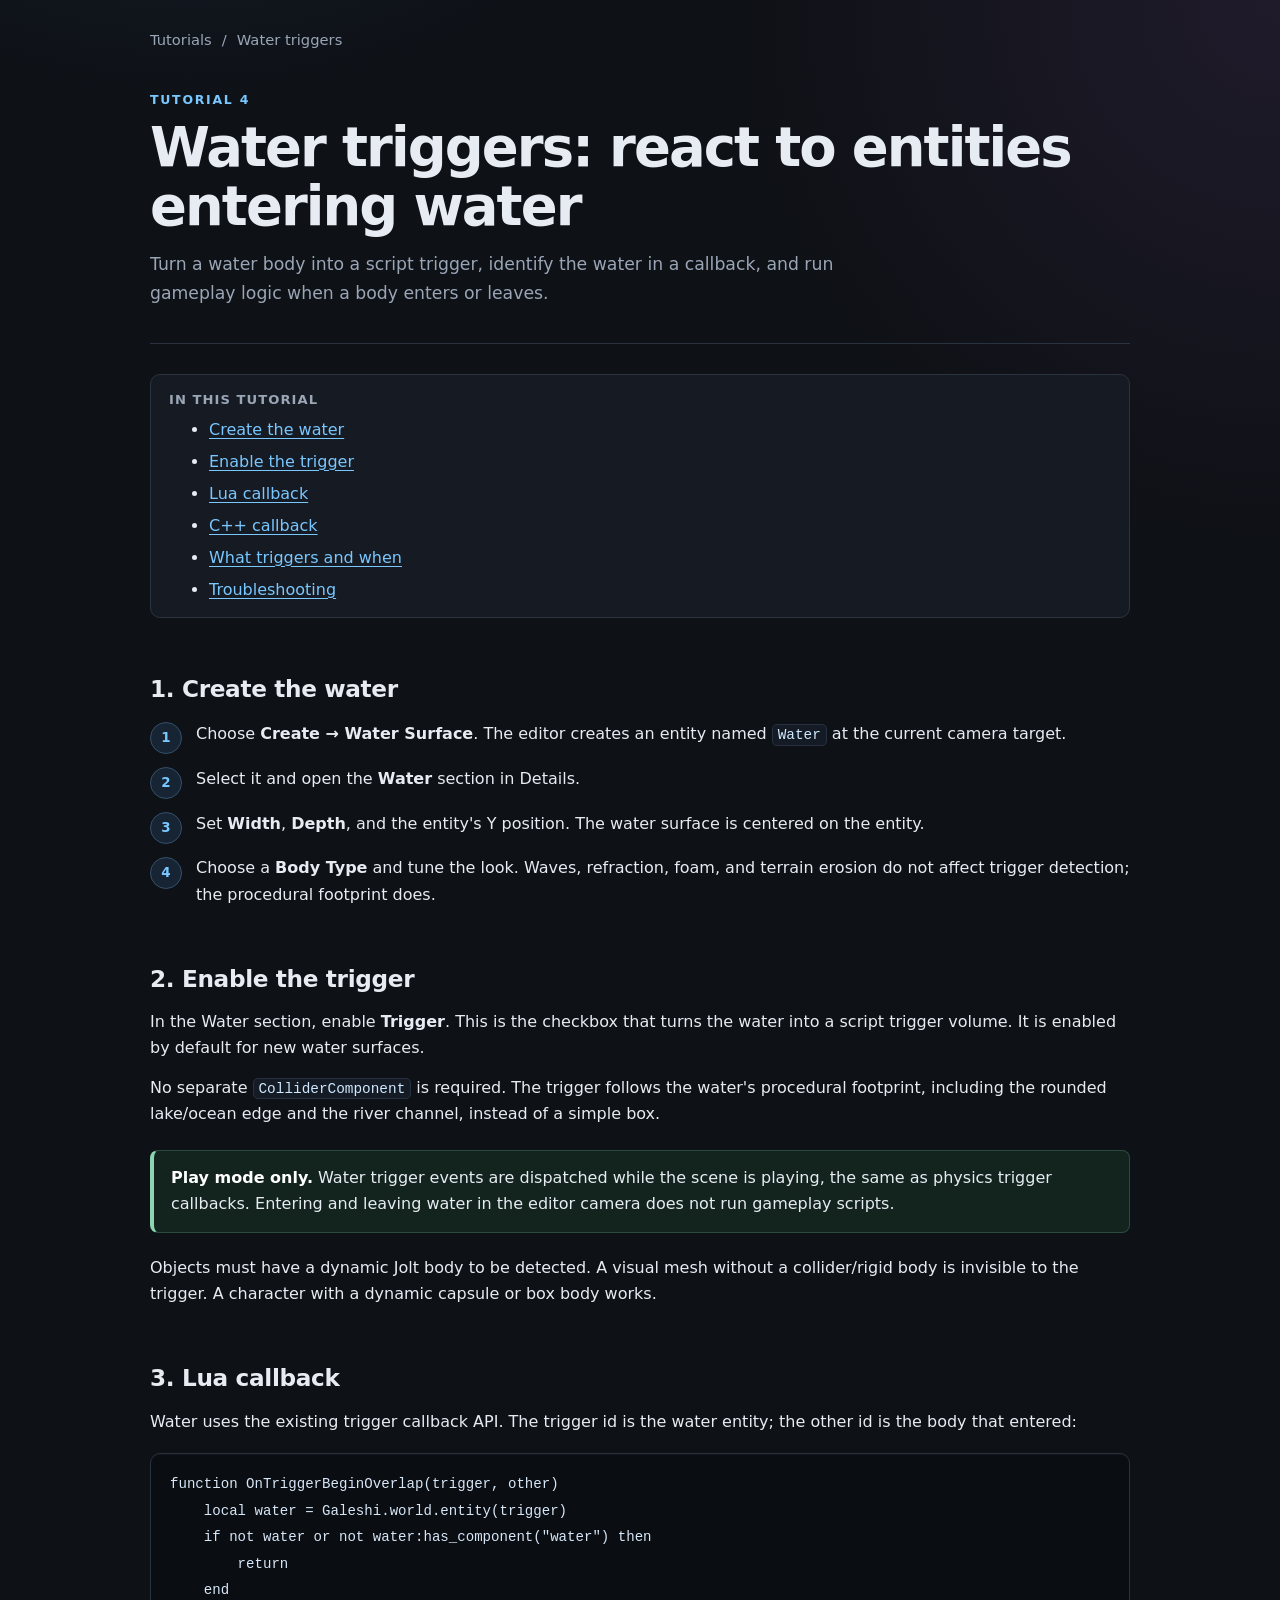
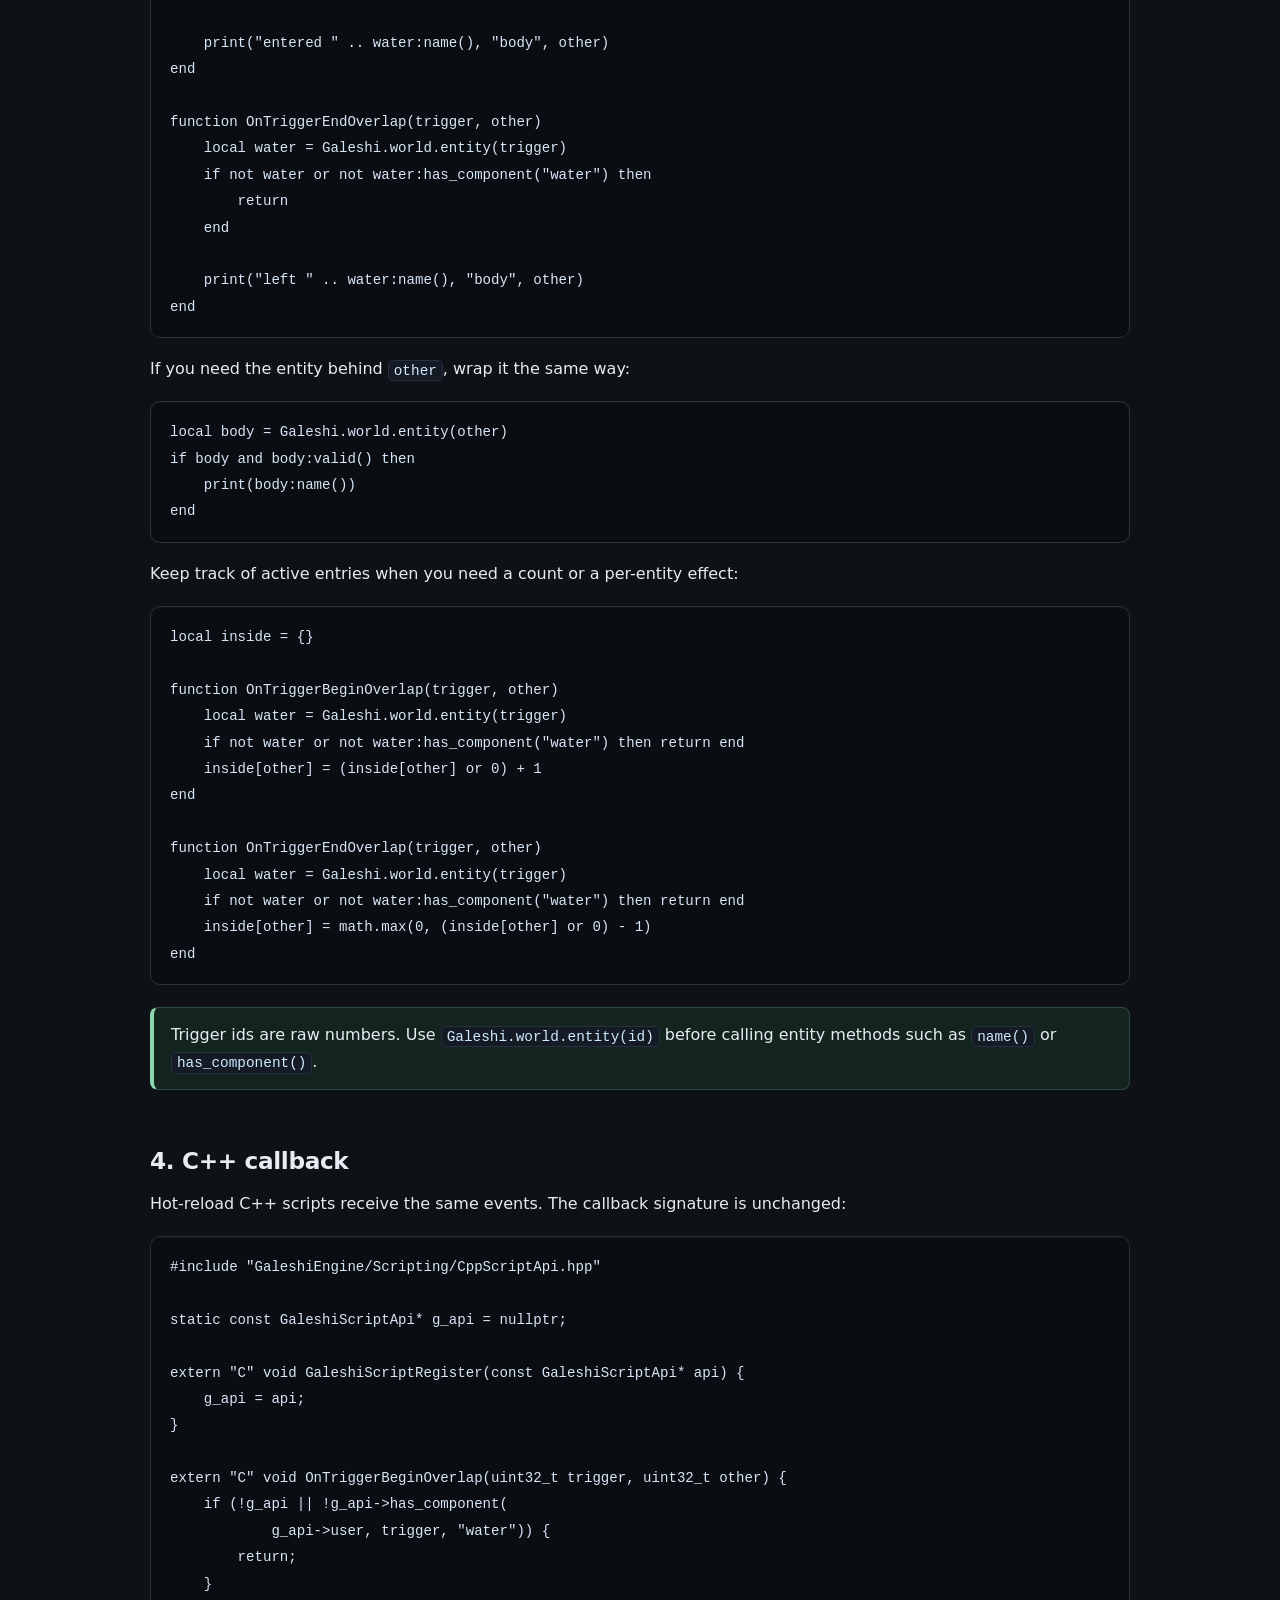
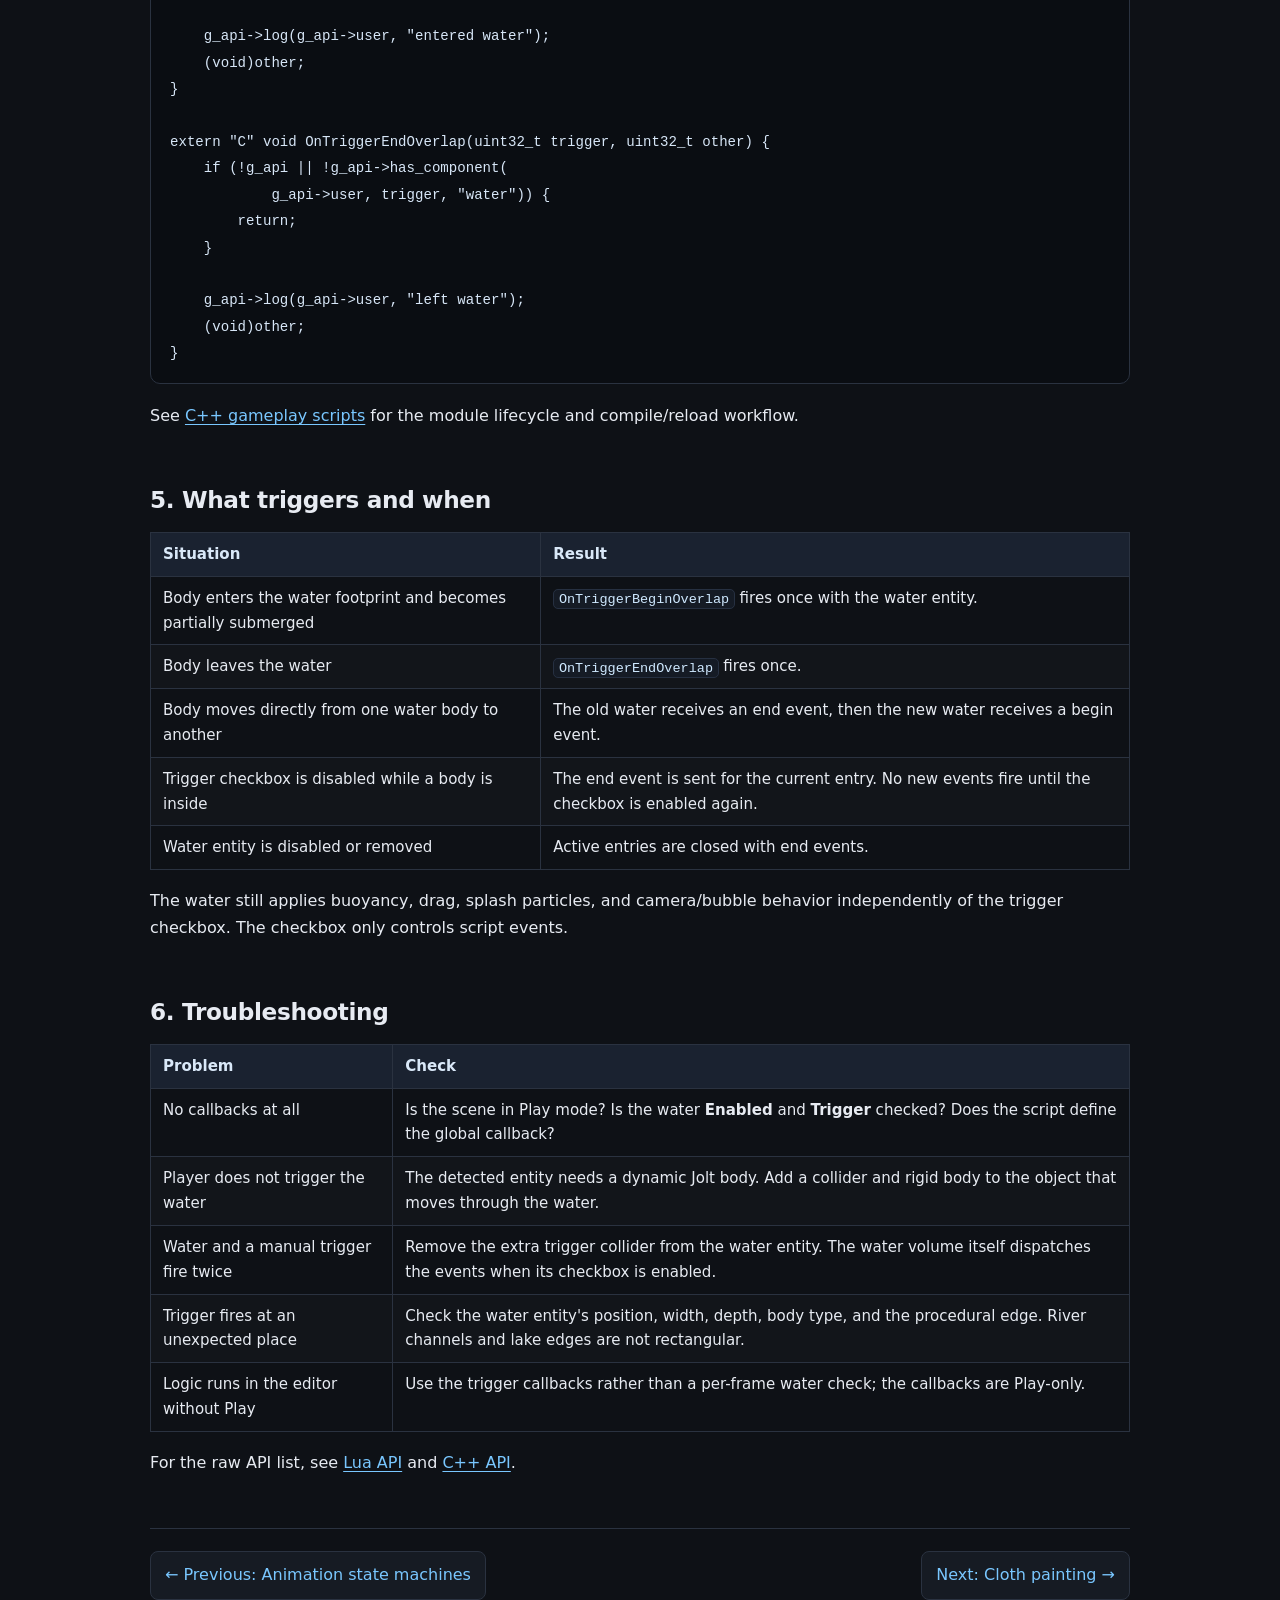
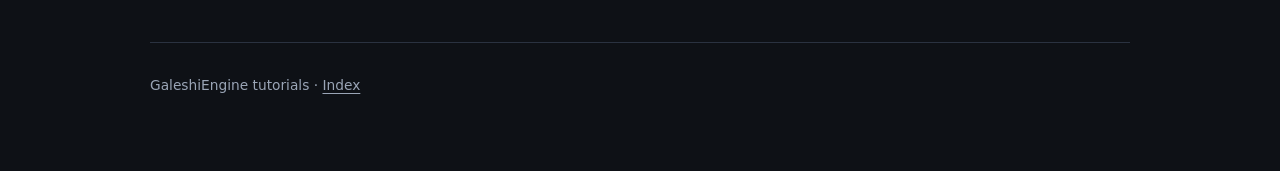
<file: docs/tutorials/04-water-triggers.html>
<!doctype html>
<html lang="en">
<head>
    <meta charset="utf-8">
    <meta name="viewport" content="width=device-width, initial-scale=1">
    <title>Water triggers — GaleshiEngine Tutorials</title>
    <link rel="stylesheet" href="style.css">
</head>
<body>
<div class="wrap">
    <nav class="top" aria-label="Breadcrumb">
        <a href="index.html">Tutorials</a>
        <span>/</span>
        <span>Water triggers</span>
    </nav>

    <header class="hero">
        <p class="eyebrow">Tutorial 4</p>
        <h1>Water triggers: react to entities entering water</h1>
        <p class="lead">
            Turn a water body into a script trigger, identify the water in a
            callback, and run gameplay logic when a body enters or leaves.
        </p>
    </header>

    <main>
        <div class="toc">
            <p>In this tutorial</p>
            <ul>
                <li><a href="#create">Create the water</a></li>
                <li><a href="#enable">Enable the trigger</a></li>
                <li><a href="#lua">Lua callback</a></li>
                <li><a href="#cpp">C++ callback</a></li>
                <li><a href="#behaviour">What triggers and when</a></li>
                <li><a href="#troubleshoot">Troubleshooting</a></li>
            </ul>
        </div>

        <section id="create">
            <h2>1. Create the water</h2>
            <ol class="steps">
                <li>
                    Choose <strong>Create → Water Surface</strong>. The editor
                    creates an entity named <code>Water</code> at the current
                    camera target.
                </li>
                <li>
                    Select it and open the <strong>Water</strong> section in
                    Details.
                </li>
                <li>
                    Set <strong>Width</strong>, <strong>Depth</strong>, and the
                    entity's Y position. The water surface is centered on the
                    entity.
                </li>
                <li>
                    Choose a <strong>Body Type</strong> and tune the look.
                    Waves, refraction, foam, and terrain erosion do not affect
                    trigger detection; the procedural footprint does.
                </li>
            </ol>
        </section>

        <section id="enable">
            <h2>2. Enable the trigger</h2>
            <p>
                In the Water section, enable <strong>Trigger</strong>. This is
                the checkbox that turns the water into a script trigger volume.
                It is enabled by default for new water surfaces.
            </p>
            <p>
                No separate <code>ColliderComponent</code> is required. The
                trigger follows the water's procedural footprint, including the
                rounded lake/ocean edge and the river channel, instead of a
                simple box.
            </p>
            <aside class="callout">
                <p>
                    <strong>Play mode only.</strong> Water trigger events are
                    dispatched while the scene is playing, the same as physics
                    trigger callbacks. Entering and leaving water in the editor
                    camera does not run gameplay scripts.
                </p>
            </aside>
            <p>
                Objects must have a dynamic Jolt body to be detected. A visual
                mesh without a collider/rigid body is invisible to the trigger.
                A character with a dynamic capsule or box body works.
            </p>
        </section>

        <section id="lua">
            <h2>3. Lua callback</h2>
            <p>
                Water uses the existing trigger callback API. The trigger id is
                the water entity; the other id is the body that entered:
            </p>
            <pre><code>function OnTriggerBeginOverlap(trigger, other)
    local water = Galeshi.world.entity(trigger)
    if not water or not water:has_component("water") then
        return
    end

    print("entered " .. water:name(), "body", other)
end

function OnTriggerEndOverlap(trigger, other)
    local water = Galeshi.world.entity(trigger)
    if not water or not water:has_component("water") then
        return
    end

    print("left " .. water:name(), "body", other)
end</code></pre>
            <p>
                If you need the entity behind <code>other</code>, wrap it the
                same way:
            </p>
            <pre><code>local body = Galeshi.world.entity(other)
if body and body:valid() then
    print(body:name())
end</code></pre>
            <p>
                Keep track of active entries when you need a count or a
                per-entity effect:
            </p>
            <pre><code>local inside = {}

function OnTriggerBeginOverlap(trigger, other)
    local water = Galeshi.world.entity(trigger)
    if not water or not water:has_component("water") then return end
    inside[other] = (inside[other] or 0) + 1
end

function OnTriggerEndOverlap(trigger, other)
    local water = Galeshi.world.entity(trigger)
    if not water or not water:has_component("water") then return end
    inside[other] = math.max(0, (inside[other] or 0) - 1)
end</code></pre>
            <aside class="callout">
                <p>
                    Trigger ids are raw numbers. Use
                    <code>Galeshi.world.entity(id)</code> before calling entity
                    methods such as <code>name()</code> or
                    <code>has_component()</code>.
                </p>
            </aside>
        </section>

        <section id="cpp">
            <h2>4. C++ callback</h2>
            <p>
                Hot-reload C++ scripts receive the same events. The callback
                signature is unchanged:
            </p>
            <pre><code>#include "GaleshiEngine/Scripting/CppScriptApi.hpp"

static const GaleshiScriptApi* g_api = nullptr;

extern "C" void GaleshiScriptRegister(const GaleshiScriptApi* api) {
    g_api = api;
}

extern "C" void OnTriggerBeginOverlap(uint32_t trigger, uint32_t other) {
    if (!g_api || !g_api->has_component(
            g_api->user, trigger, "water")) {
        return;
    }

    g_api->log(g_api->user, "entered water");
    (void)other;
}

extern "C" void OnTriggerEndOverlap(uint32_t trigger, uint32_t other) {
    if (!g_api || !g_api->has_component(
            g_api->user, trigger, "water")) {
        return;
    }

    g_api->log(g_api->user, "left water");
    (void)other;
}</code></pre>
            <p>
                See <a href="../CPP_SCRIPTS.md">C++ gameplay scripts</a> for the
                module lifecycle and compile/reload workflow.
            </p>
        </section>

        <section id="behaviour">
            <h2>5. What triggers and when</h2>
            <table>
                <thead>
                    <tr><th>Situation</th><th>Result</th></tr>
                </thead>
                <tbody>
                    <tr>
                        <td>Body enters the water footprint and becomes partially submerged</td>
                        <td><code>OnTriggerBeginOverlap</code> fires once with the water entity.</td>
                    </tr>
                    <tr>
                        <td>Body leaves the water</td>
                        <td><code>OnTriggerEndOverlap</code> fires once.</td>
                    </tr>
                    <tr>
                        <td>Body moves directly from one water body to another</td>
                        <td>The old water receives an end event, then the new water receives a begin event.</td>
                    </tr>
                    <tr>
                        <td>Trigger checkbox is disabled while a body is inside</td>
                        <td>The end event is sent for the current entry. No new events fire until the checkbox is enabled again.</td>
                    </tr>
                    <tr>
                        <td>Water entity is disabled or removed</td>
                        <td>Active entries are closed with end events.</td>
                    </tr>
                </tbody>
            </table>
            <p>
                The water still applies buoyancy, drag, splash particles, and
                camera/bubble behavior independently of the trigger checkbox.
                The checkbox only controls script events.
            </p>
        </section>

        <section id="troubleshoot">
            <h2>6. Troubleshooting</h2>
            <table>
                <thead>
                    <tr><th>Problem</th><th>Check</th></tr>
                </thead>
                <tbody>
                    <tr>
                        <td>No callbacks at all</td>
                        <td>
                            Is the scene in Play mode? Is the water
                            <strong>Enabled</strong> and <strong>Trigger</strong>
                            checked? Does the script define the global callback?
                        </td>
                    </tr>
                    <tr>
                        <td>Player does not trigger the water</td>
                        <td>
                            The detected entity needs a dynamic Jolt body. Add a
                            collider and rigid body to the object that moves
                            through the water.
                        </td>
                    </tr>
                    <tr>
                        <td>Water and a manual trigger fire twice</td>
                        <td>
                            Remove the extra trigger collider from the water
                            entity. The water volume itself dispatches the
                            events when its checkbox is enabled.
                        </td>
                    </tr>
                    <tr>
                        <td>Trigger fires at an unexpected place</td>
                        <td>
                            Check the water entity's position, width, depth,
                            body type, and the procedural edge. River channels
                            and lake edges are not rectangular.
                        </td>
                    </tr>
                    <tr>
                        <td>Logic runs in the editor without Play</td>
                        <td>
                            Use the trigger callbacks rather than a per-frame
                            water check; the callbacks are Play-only.
                        </td>
                    </tr>
                </tbody>
            </table>
            <p>
                For the raw API list, see
                <a href="../LUA_API.md">Lua API</a> and
                <a href="../CPP_API.md">C++ API</a>.
            </p>
        </section>
    </main>

    <nav class="pager" aria-label="Tutorial navigation">
        <a href="03-animation-state-machine.html">← Previous: Animation state machines</a>
        <a href="05-cloth-painting.html">Next: Cloth painting →</a>
    </nav>

    <footer>
        <p>GaleshiEngine tutorials · <a href="index.html">Index</a></p>
    </footer>
</div>
</body>
</html>
</file>
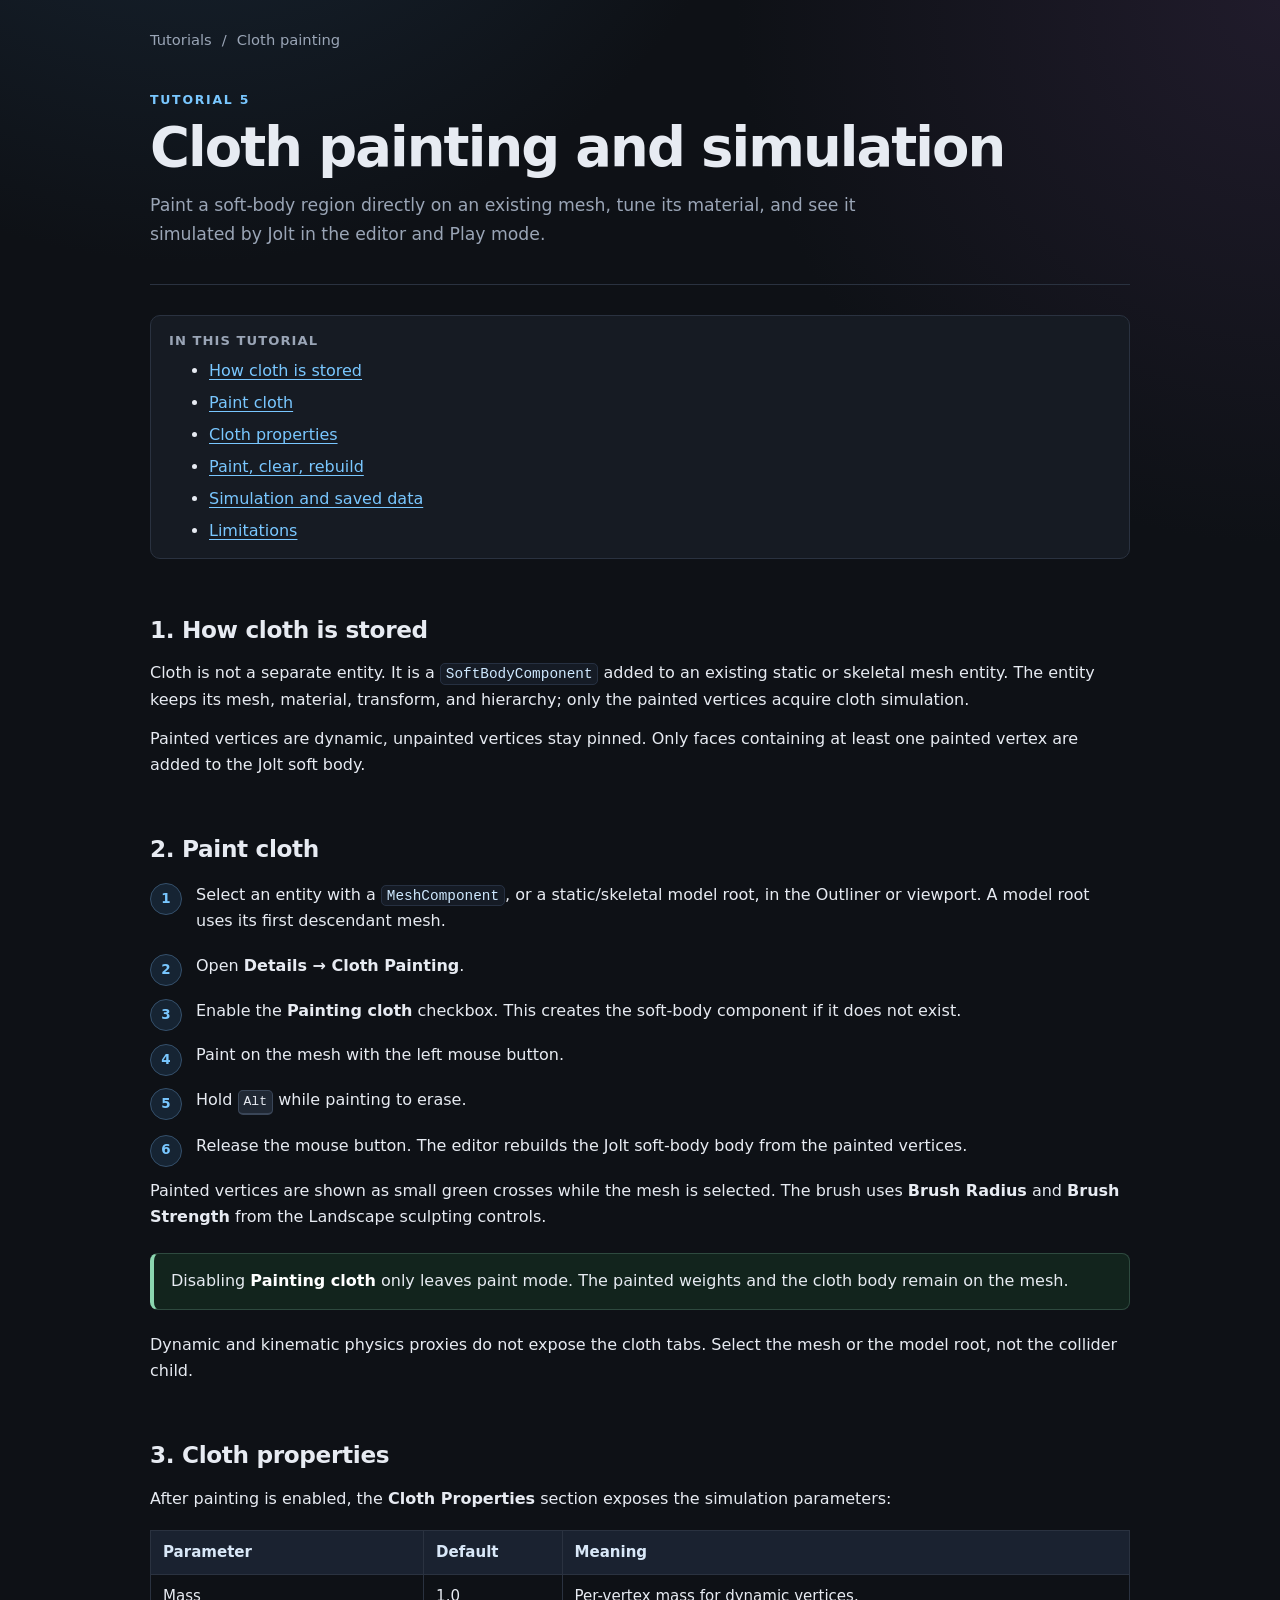
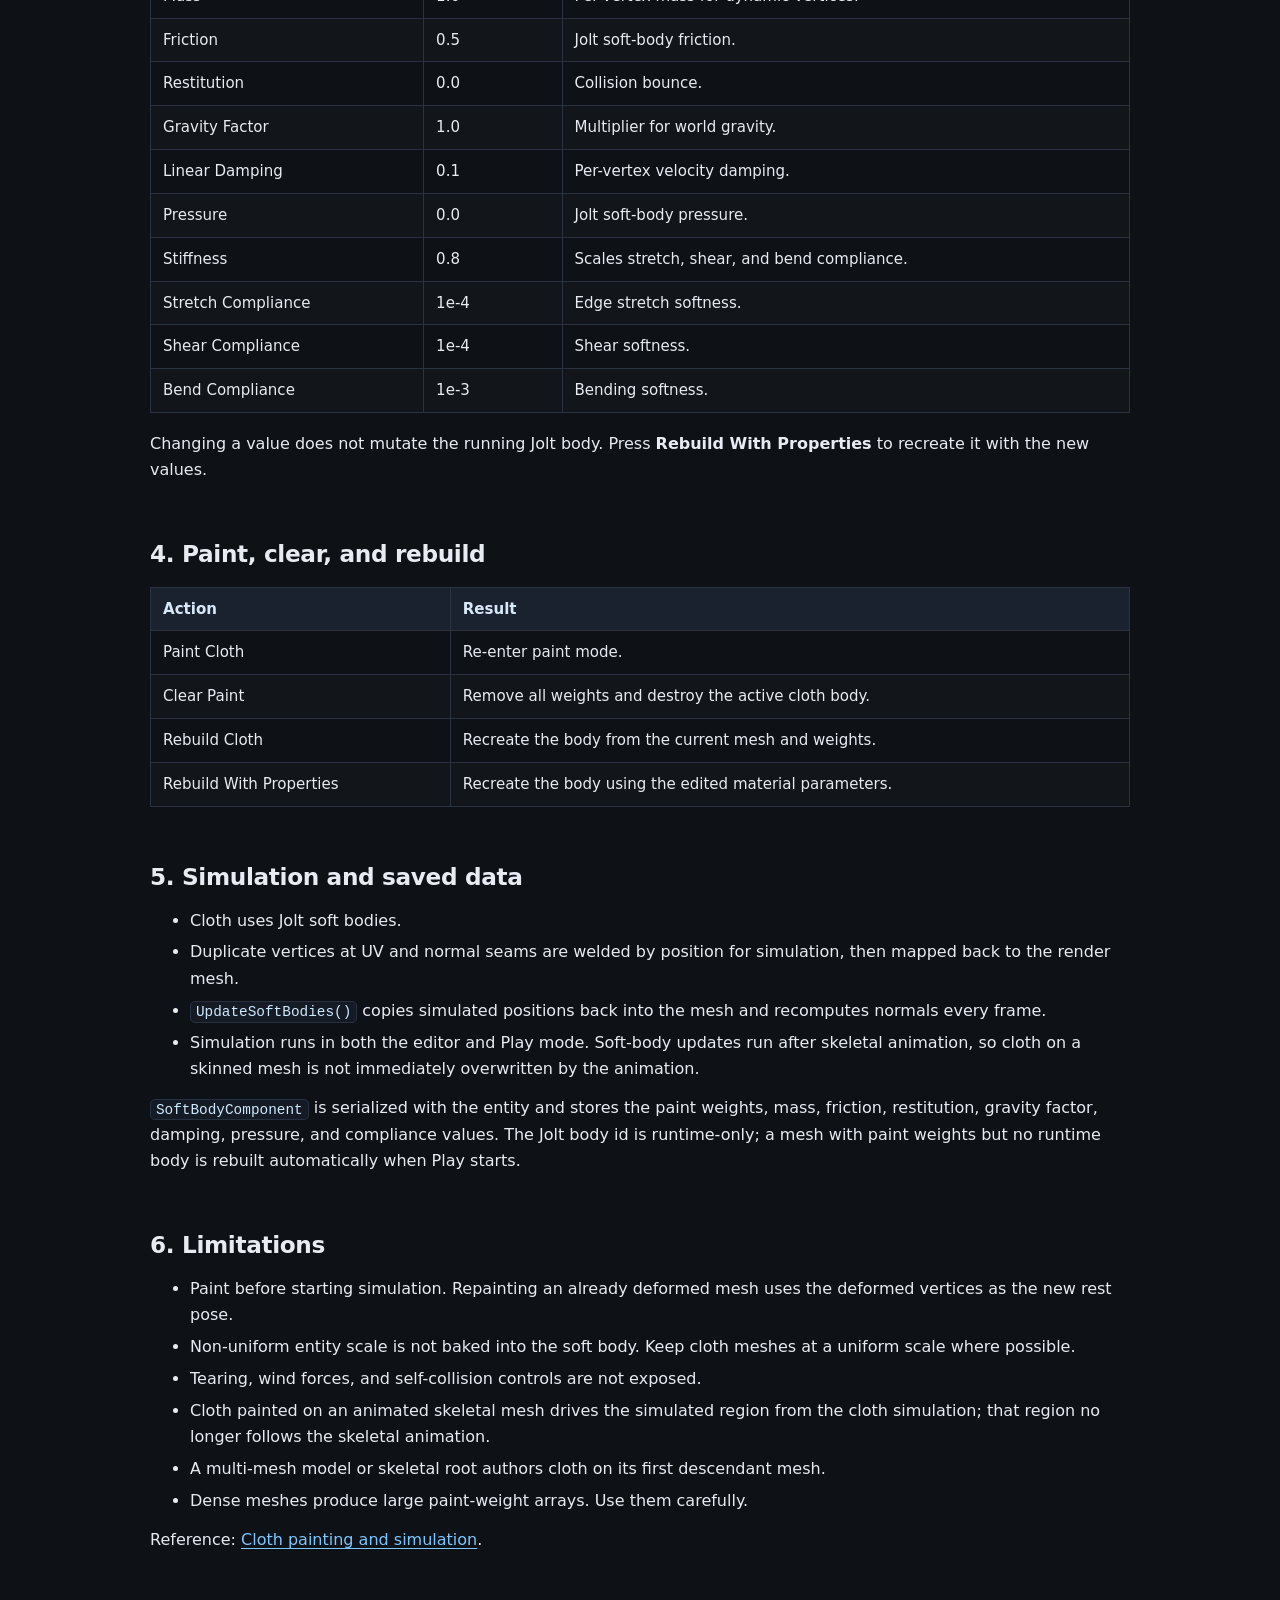
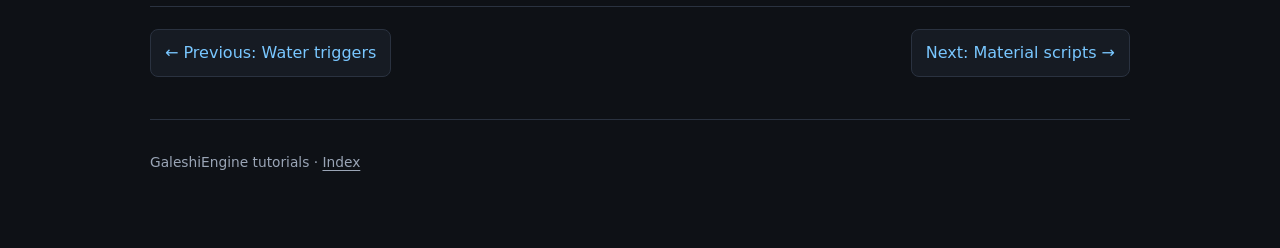
<file: docs/tutorials/05-cloth-painting.html>
<!doctype html>
<html lang="en">
<head>
    <meta charset="utf-8">
    <meta name="viewport" content="width=device-width, initial-scale=1">
    <title>Cloth painting — GaleshiEngine Tutorials</title>
    <link rel="stylesheet" href="style.css">
</head>
<body>
<div class="wrap">
    <nav class="top" aria-label="Breadcrumb">
        <a href="index.html">Tutorials</a>
        <span>/</span>
        <span>Cloth painting</span>
    </nav>

    <header class="hero">
        <p class="eyebrow">Tutorial 5</p>
        <h1>Cloth painting and simulation</h1>
        <p class="lead">
            Paint a soft-body region directly on an existing mesh, tune its
            material, and see it simulated by Jolt in the editor and Play mode.
        </p>
    </header>

    <main>
        <div class="toc">
            <p>In this tutorial</p>
            <ul>
                <li><a href="#concept">How cloth is stored</a></li>
                <li><a href="#paint">Paint cloth</a></li>
                <li><a href="#properties">Cloth properties</a></li>
                <li><a href="#actions">Paint, clear, rebuild</a></li>
                <li><a href="#simulation">Simulation and saved data</a></li>
                <li><a href="#limits">Limitations</a></li>
            </ul>
        </div>

        <section id="concept">
            <h2>1. How cloth is stored</h2>
            <p>
                Cloth is not a separate entity. It is a
                <code>SoftBodyComponent</code> added to an existing static or
                skeletal mesh entity. The entity keeps its mesh, material,
                transform, and hierarchy; only the painted vertices acquire
                cloth simulation.
            </p>
            <p>
                Painted vertices are dynamic, unpainted vertices stay pinned.
                Only faces containing at least one painted vertex are added to
                the Jolt soft body.
            </p>
        </section>

        <section id="paint">
            <h2>2. Paint cloth</h2>
            <ol class="steps">
                <li>
                    Select an entity with a <code>MeshComponent</code>, or a
                    static/skeletal model root, in the Outliner or viewport. A
                    model root uses its first descendant mesh.
                </li>
                <li>
                    Open <strong>Details → Cloth Painting</strong>.
                </li>
                <li>
                    Enable the <strong>Painting cloth</strong> checkbox. This
                    creates the soft-body component if it does not exist.
                </li>
                <li>
                    Paint on the mesh with the left mouse button.
                </li>
                <li>
                    Hold <kbd>Alt</kbd> while painting to erase.
                </li>
                <li>
                    Release the mouse button. The editor rebuilds the Jolt
                    soft-body body from the painted vertices.
                </li>
            </ol>
            <p>
                Painted vertices are shown as small green crosses while the mesh
                is selected. The brush uses <strong>Brush Radius</strong> and
                <strong>Brush Strength</strong> from the Landscape sculpting
                controls.
            </p>
            <div class="callout">
                <p>
                    Disabling <strong>Painting cloth</strong> only leaves paint
                    mode. The painted weights and the cloth body remain on the
                    mesh.
                </p>
            </div>
            <p>
                Dynamic and kinematic physics proxies do not expose the cloth
                tabs. Select the mesh or the model root, not the collider child.
            </p>
        </section>

        <section id="properties">
            <h2>3. Cloth properties</h2>
            <p>
                After painting is enabled, the <strong>Cloth Properties</strong>
                section exposes the simulation parameters:
            </p>
            <table>
                <thead>
                    <tr><th>Parameter</th><th>Default</th><th>Meaning</th></tr>
                </thead>
                <tbody>
                    <tr><td>Mass</td><td>1.0</td><td>Per-vertex mass for dynamic vertices.</td></tr>
                    <tr><td>Friction</td><td>0.5</td><td>Jolt soft-body friction.</td></tr>
                    <tr><td>Restitution</td><td>0.0</td><td>Collision bounce.</td></tr>
                    <tr><td>Gravity Factor</td><td>1.0</td><td>Multiplier for world gravity.</td></tr>
                    <tr><td>Linear Damping</td><td>0.1</td><td>Per-vertex velocity damping.</td></tr>
                    <tr><td>Pressure</td><td>0.0</td><td>Jolt soft-body pressure.</td></tr>
                    <tr><td>Stiffness</td><td>0.8</td><td>Scales stretch, shear, and bend compliance.</td></tr>
                    <tr><td>Stretch Compliance</td><td>1e-4</td><td>Edge stretch softness.</td></tr>
                    <tr><td>Shear Compliance</td><td>1e-4</td><td>Shear softness.</td></tr>
                    <tr><td>Bend Compliance</td><td>1e-3</td><td>Bending softness.</td></tr>
                </tbody>
            </table>
            <p>
                Changing a value does not mutate the running Jolt body. Press
                <strong>Rebuild With Properties</strong> to recreate it with the
                new values.
            </p>
        </section>

        <section id="actions">
            <h2>4. Paint, clear, and rebuild</h2>
            <table>
                <thead>
                    <tr><th>Action</th><th>Result</th></tr>
                </thead>
                <tbody>
                    <tr><td>Paint Cloth</td><td>Re-enter paint mode.</td></tr>
                    <tr><td>Clear Paint</td><td>Remove all weights and destroy the active cloth body.</td></tr>
                    <tr><td>Rebuild Cloth</td><td>Recreate the body from the current mesh and weights.</td></tr>
                    <tr><td>Rebuild With Properties</td><td>Recreate the body using the edited material parameters.</td></tr>
                </tbody>
            </table>
        </section>

        <section id="simulation">
            <h2>5. Simulation and saved data</h2>
            <ul>
                <li>Cloth uses Jolt soft bodies.</li>
                <li>
                    Duplicate vertices at UV and normal seams are welded by
                    position for simulation, then mapped back to the render
                    mesh.
                </li>
                <li>
                    <code>UpdateSoftBodies()</code> copies simulated positions
                    back into the mesh and recomputes normals every frame.
                </li>
                <li>
                    Simulation runs in both the editor and Play mode. Soft-body
                    updates run after skeletal animation, so cloth on a skinned
                    mesh is not immediately overwritten by the animation.
                </li>
            </ul>
            <p>
                <code>SoftBodyComponent</code> is serialized with the entity and
                stores the paint weights, mass, friction, restitution, gravity
                factor, damping, pressure, and compliance values. The Jolt body
                id is runtime-only; a mesh with paint weights but no runtime
                body is rebuilt automatically when Play starts.
            </p>
        </section>

        <section id="limits">
            <h2>6. Limitations</h2>
            <ul>
                <li>
                    Paint before starting simulation. Repainting an already
                    deformed mesh uses the deformed vertices as the new rest
                    pose.
                </li>
                <li>
                    Non-uniform entity scale is not baked into the soft body.
                    Keep cloth meshes at a uniform scale where possible.
                </li>
                <li>
                    Tearing, wind forces, and self-collision controls are not
                    exposed.
                </li>
                <li>
                    Cloth painted on an animated skeletal mesh drives the
                    simulated region from the cloth simulation; that region no
                    longer follows the skeletal animation.
                </li>
                <li>
                    A multi-mesh model or skeletal root authors cloth on its
                    first descendant mesh.
                </li>
                <li>
                    Dense meshes produce large paint-weight arrays. Use them
                    carefully.
                </li>
            </ul>
            <p>
                Reference: <a href="../CLOTH.md">Cloth painting and simulation</a>.
            </p>
        </section>
    </main>

    <nav class="pager" aria-label="Tutorial navigation">
        <a href="04-water-triggers.html">← Previous: Water triggers</a>
        <a href="06-material-scripts.html">Next: Material scripts →</a>
    </nav>

    <footer>
        <p>GaleshiEngine tutorials · <a href="index.html">Index</a></p>
    </footer>
</div>
</body>
</html>
</file>
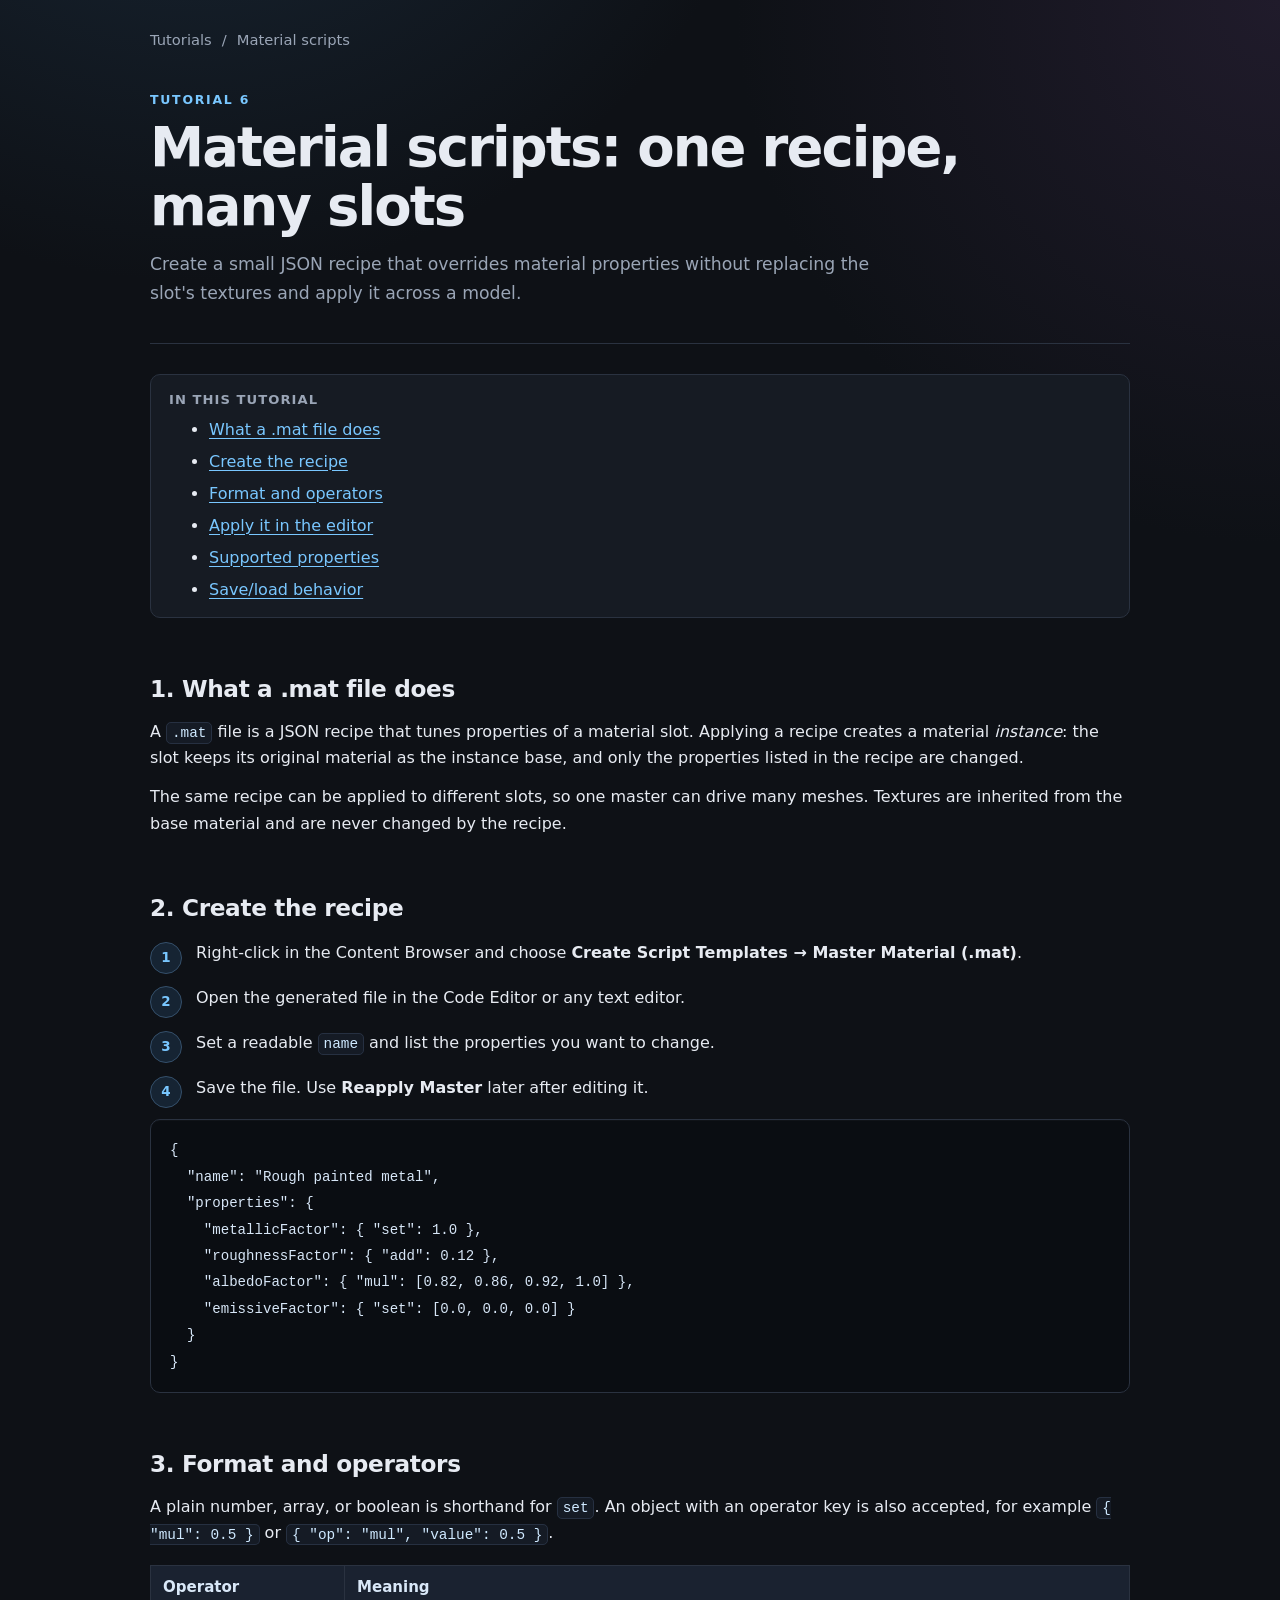
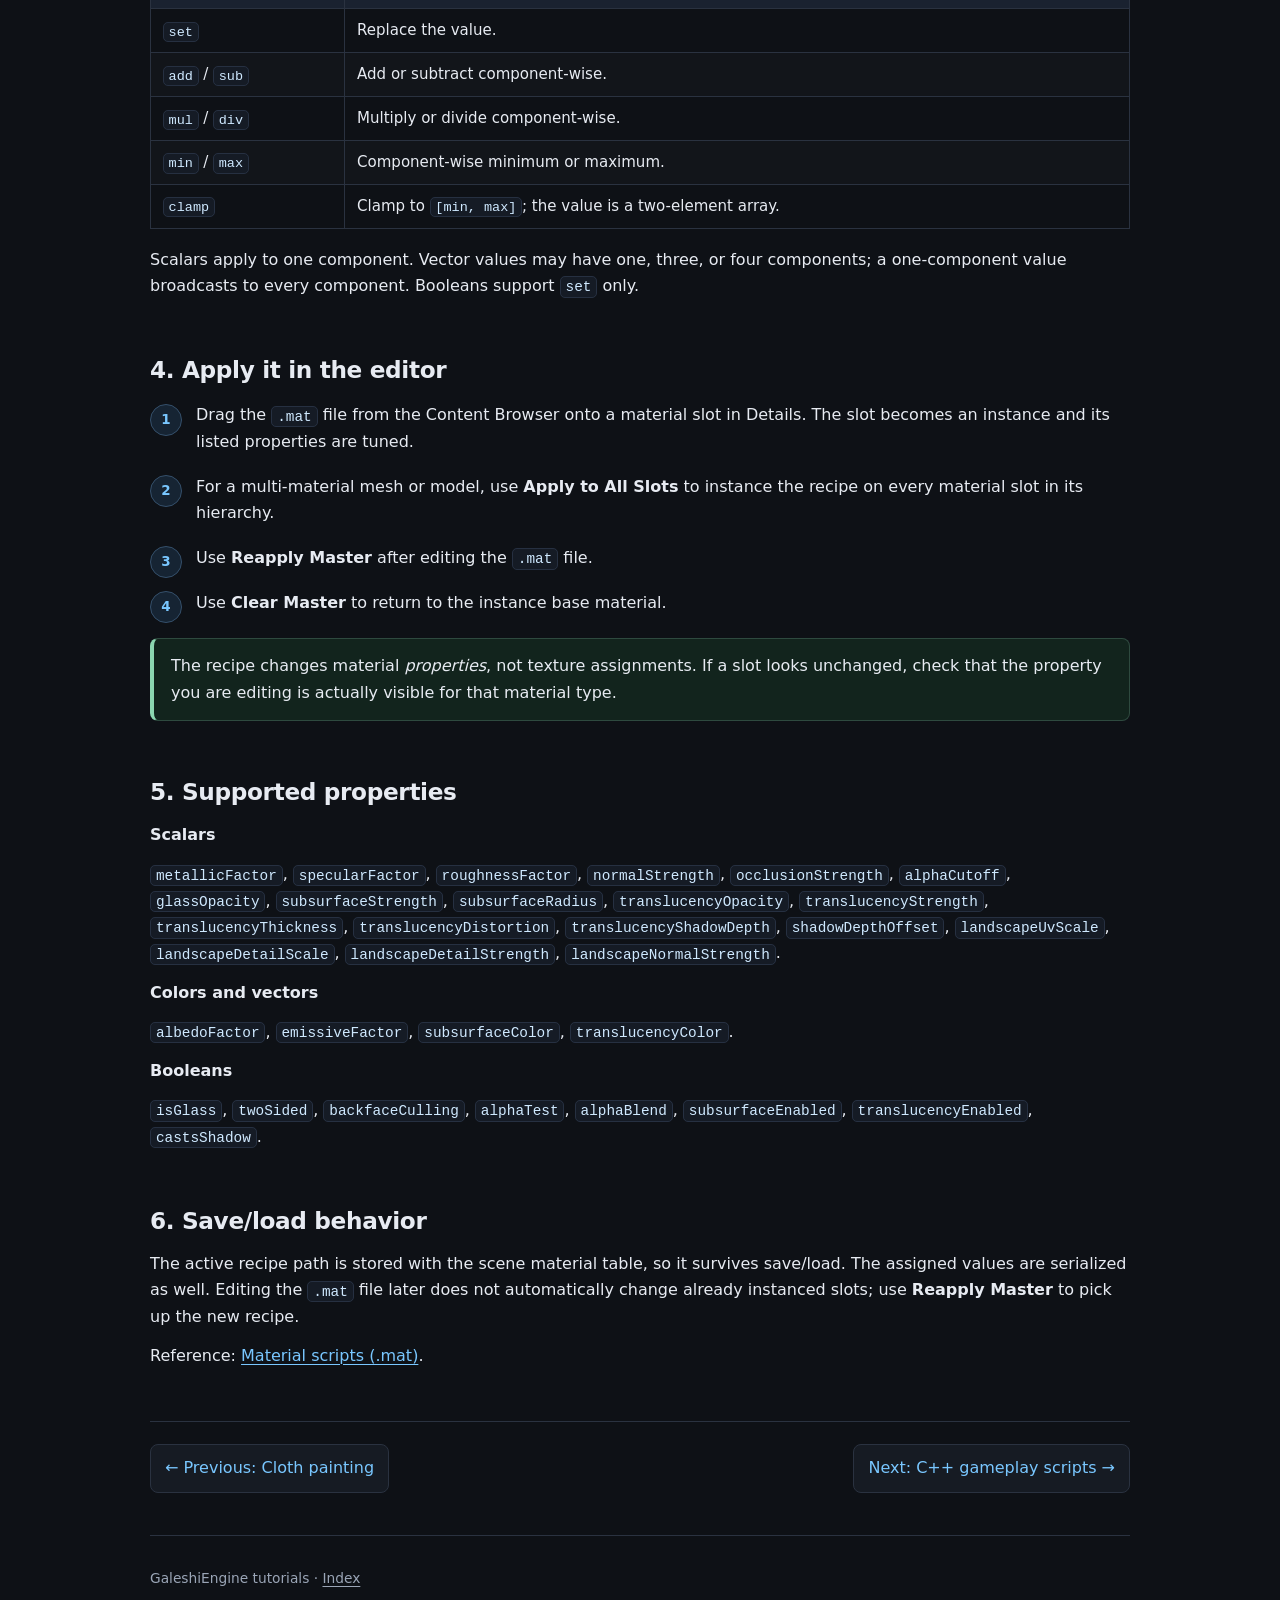
<file: docs/tutorials/06-material-scripts.html>
<!doctype html>
<html lang="en">
<head>
    <meta charset="utf-8">
    <meta name="viewport" content="width=device-width, initial-scale=1">
    <title>Material scripts — GaleshiEngine Tutorials</title>
    <link rel="stylesheet" href="style.css">
</head>
<body>
<div class="wrap">
    <nav class="top" aria-label="Breadcrumb">
        <a href="index.html">Tutorials</a>
        <span>/</span>
        <span>Material scripts</span>
    </nav>

    <header class="hero">
        <p class="eyebrow">Tutorial 6</p>
        <h1>Material scripts: one recipe, many slots</h1>
        <p class="lead">
            Create a small JSON recipe that overrides material properties
            without replacing the slot's textures and apply it across a model.
        </p>
    </header>

    <main>
        <div class="toc">
            <p>In this tutorial</p>
            <ul>
                <li><a href="#concept">What a .mat file does</a></li>
                <li><a href="#create">Create the recipe</a></li>
                <li><a href="#format">Format and operators</a></li>
                <li><a href="#apply">Apply it in the editor</a></li>
                <li><a href="#properties">Supported properties</a></li>
                <li><a href="#persistence">Save/load behavior</a></li>
            </ul>
        </div>

        <section id="concept">
            <h2>1. What a .mat file does</h2>
            <p>
                A <code>.mat</code> file is a JSON recipe that tunes properties
                of a material slot. Applying a recipe creates a material
                <em>instance</em>: the slot keeps its original material as the
                instance base, and only the properties listed in the recipe are
                changed.
            </p>
            <p>
                The same recipe can be applied to different slots, so one master
                can drive many meshes. Textures are inherited from the base
                material and are never changed by the recipe.
            </p>
        </section>

        <section id="create">
            <h2>2. Create the recipe</h2>
            <ol class="steps">
                <li>
                    Right-click in the Content Browser and choose
                    <strong>Create Script Templates → Master Material (.mat)</strong>.
                </li>
                <li>
                    Open the generated file in the Code Editor or any text
                    editor.
                </li>
                <li>
                    Set a readable <code>name</code> and list the properties you
                    want to change.
                </li>
                <li>
                    Save the file. Use <strong>Reapply Master</strong> later
                    after editing it.
                </li>
            </ol>
            <pre><code>{
  "name": "Rough painted metal",
  "properties": {
    "metallicFactor": { "set": 1.0 },
    "roughnessFactor": { "add": 0.12 },
    "albedoFactor": { "mul": [0.82, 0.86, 0.92, 1.0] },
    "emissiveFactor": { "set": [0.0, 0.0, 0.0] }
  }
}</code></pre>
        </section>

        <section id="format">
            <h2>3. Format and operators</h2>
            <p>
                A plain number, array, or boolean is shorthand for
                <code>set</code>. An object with an operator key is also
                accepted, for example <code>{ "mul": 0.5 }</code> or
                <code>{ "op": "mul", "value": 0.5 }</code>.
            </p>
            <table>
                <thead>
                    <tr><th>Operator</th><th>Meaning</th></tr>
                </thead>
                <tbody>
                    <tr><td><code>set</code></td><td>Replace the value.</td></tr>
                    <tr><td><code>add</code> / <code>sub</code></td><td>Add or subtract component-wise.</td></tr>
                    <tr><td><code>mul</code> / <code>div</code></td><td>Multiply or divide component-wise.</td></tr>
                    <tr><td><code>min</code> / <code>max</code></td><td>Component-wise minimum or maximum.</td></tr>
                    <tr><td><code>clamp</code></td><td>Clamp to <code>[min, max]</code>; the value is a two-element array.</td></tr>
                </tbody>
            </table>
            <p>
                Scalars apply to one component. Vector values may have one,
                three, or four components; a one-component value broadcasts to
                every component. Booleans support <code>set</code> only.
            </p>
        </section>

        <section id="apply">
            <h2>4. Apply it in the editor</h2>
            <ol class="steps">
                <li>
                    Drag the <code>.mat</code> file from the Content Browser
                    onto a material slot in Details. The slot becomes an
                    instance and its listed properties are tuned.
                </li>
                <li>
                    For a multi-material mesh or model, use
                    <strong>Apply to All Slots</strong> to instance the recipe
                    on every material slot in its hierarchy.
                </li>
                <li>
                    Use <strong>Reapply Master</strong> after editing the
                    <code>.mat</code> file.
                </li>
                <li>
                    Use <strong>Clear Master</strong> to return to the instance
                    base material.
                </li>
            </ol>
            <div class="callout">
                <p>
                    The recipe changes material <em>properties</em>, not
                    texture assignments. If a slot looks unchanged, check that
                    the property you are editing is actually visible for that
                    material type.
                </p>
            </div>
        </section>

        <section id="properties">
            <h2>5. Supported properties</h2>
            <p><strong>Scalars</strong></p>
            <p>
                <code>metallicFactor</code>,
                <code>specularFactor</code>,
                <code>roughnessFactor</code>,
                <code>normalStrength</code>,
                <code>occlusionStrength</code>,
                <code>alphaCutoff</code>,
                <code>glassOpacity</code>,
                <code>subsurfaceStrength</code>,
                <code>subsurfaceRadius</code>,
                <code>translucencyOpacity</code>,
                <code>translucencyStrength</code>,
                <code>translucencyThickness</code>,
                <code>translucencyDistortion</code>,
                <code>translucencyShadowDepth</code>,
                <code>shadowDepthOffset</code>,
                <code>landscapeUvScale</code>,
                <code>landscapeDetailScale</code>,
                <code>landscapeDetailStrength</code>,
                <code>landscapeNormalStrength</code>.
            </p>
            <p><strong>Colors and vectors</strong></p>
            <p>
                <code>albedoFactor</code>,
                <code>emissiveFactor</code>,
                <code>subsurfaceColor</code>,
                <code>translucencyColor</code>.
            </p>
            <p><strong>Booleans</strong></p>
            <p>
                <code>isGlass</code>,
                <code>twoSided</code>,
                <code>backfaceCulling</code>,
                <code>alphaTest</code>,
                <code>alphaBlend</code>,
                <code>subsurfaceEnabled</code>,
                <code>translucencyEnabled</code>,
                <code>castsShadow</code>.
            </p>
        </section>

        <section id="persistence">
            <h2>6. Save/load behavior</h2>
            <p>
                The active recipe path is stored with the scene material table,
                so it survives save/load. The assigned values are serialized as
                well. Editing the <code>.mat</code> file later does not
                automatically change already instanced slots; use
                <strong>Reapply Master</strong> to pick up the new recipe.
            </p>
            <p>
                Reference: <a href="../MATERIAL_SCRIPTS.md">Material scripts (.mat)</a>.
            </p>
        </section>
    </main>

    <nav class="pager" aria-label="Tutorial navigation">
        <a href="05-cloth-painting.html">← Previous: Cloth painting</a>
        <a href="07-cpp-scripts.html">Next: C++ gameplay scripts →</a>
    </nav>

    <footer>
        <p>GaleshiEngine tutorials · <a href="index.html">Index</a></p>
    </footer>
</div>
</body>
</html>
</file>
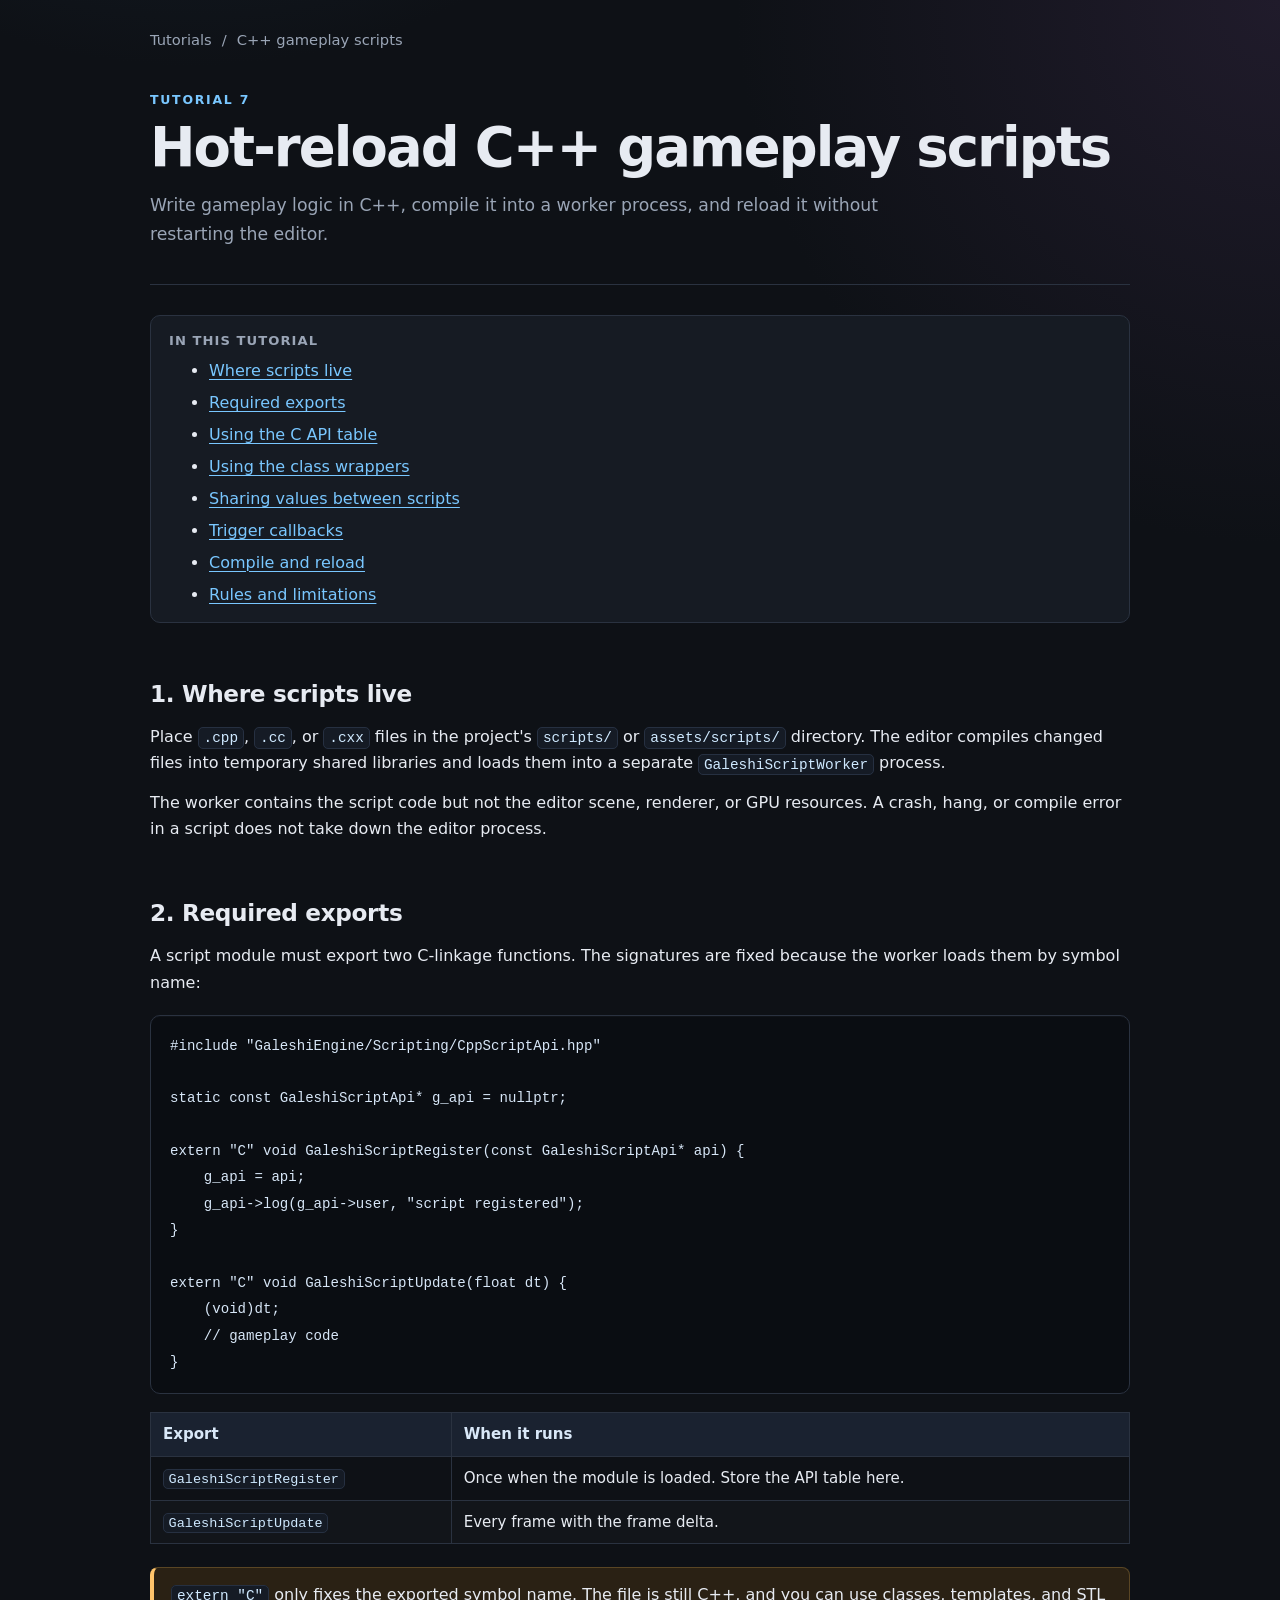
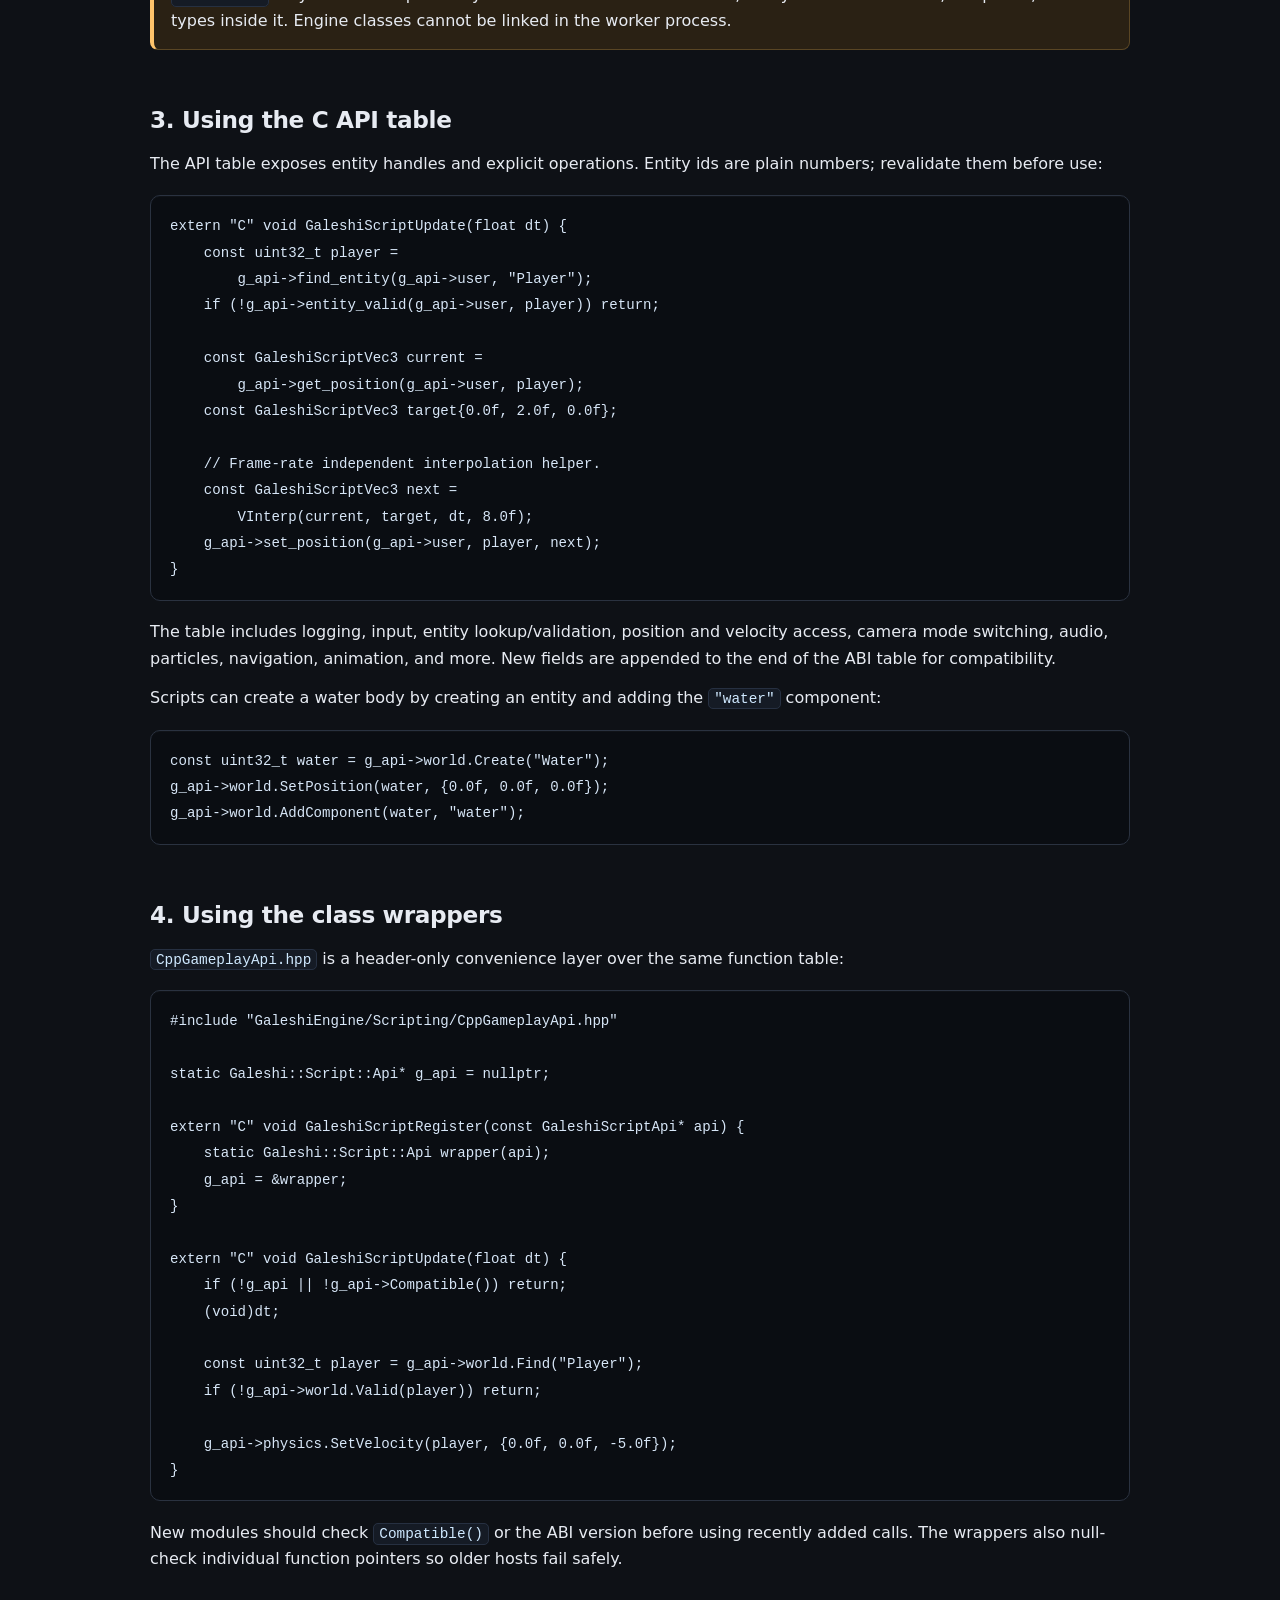
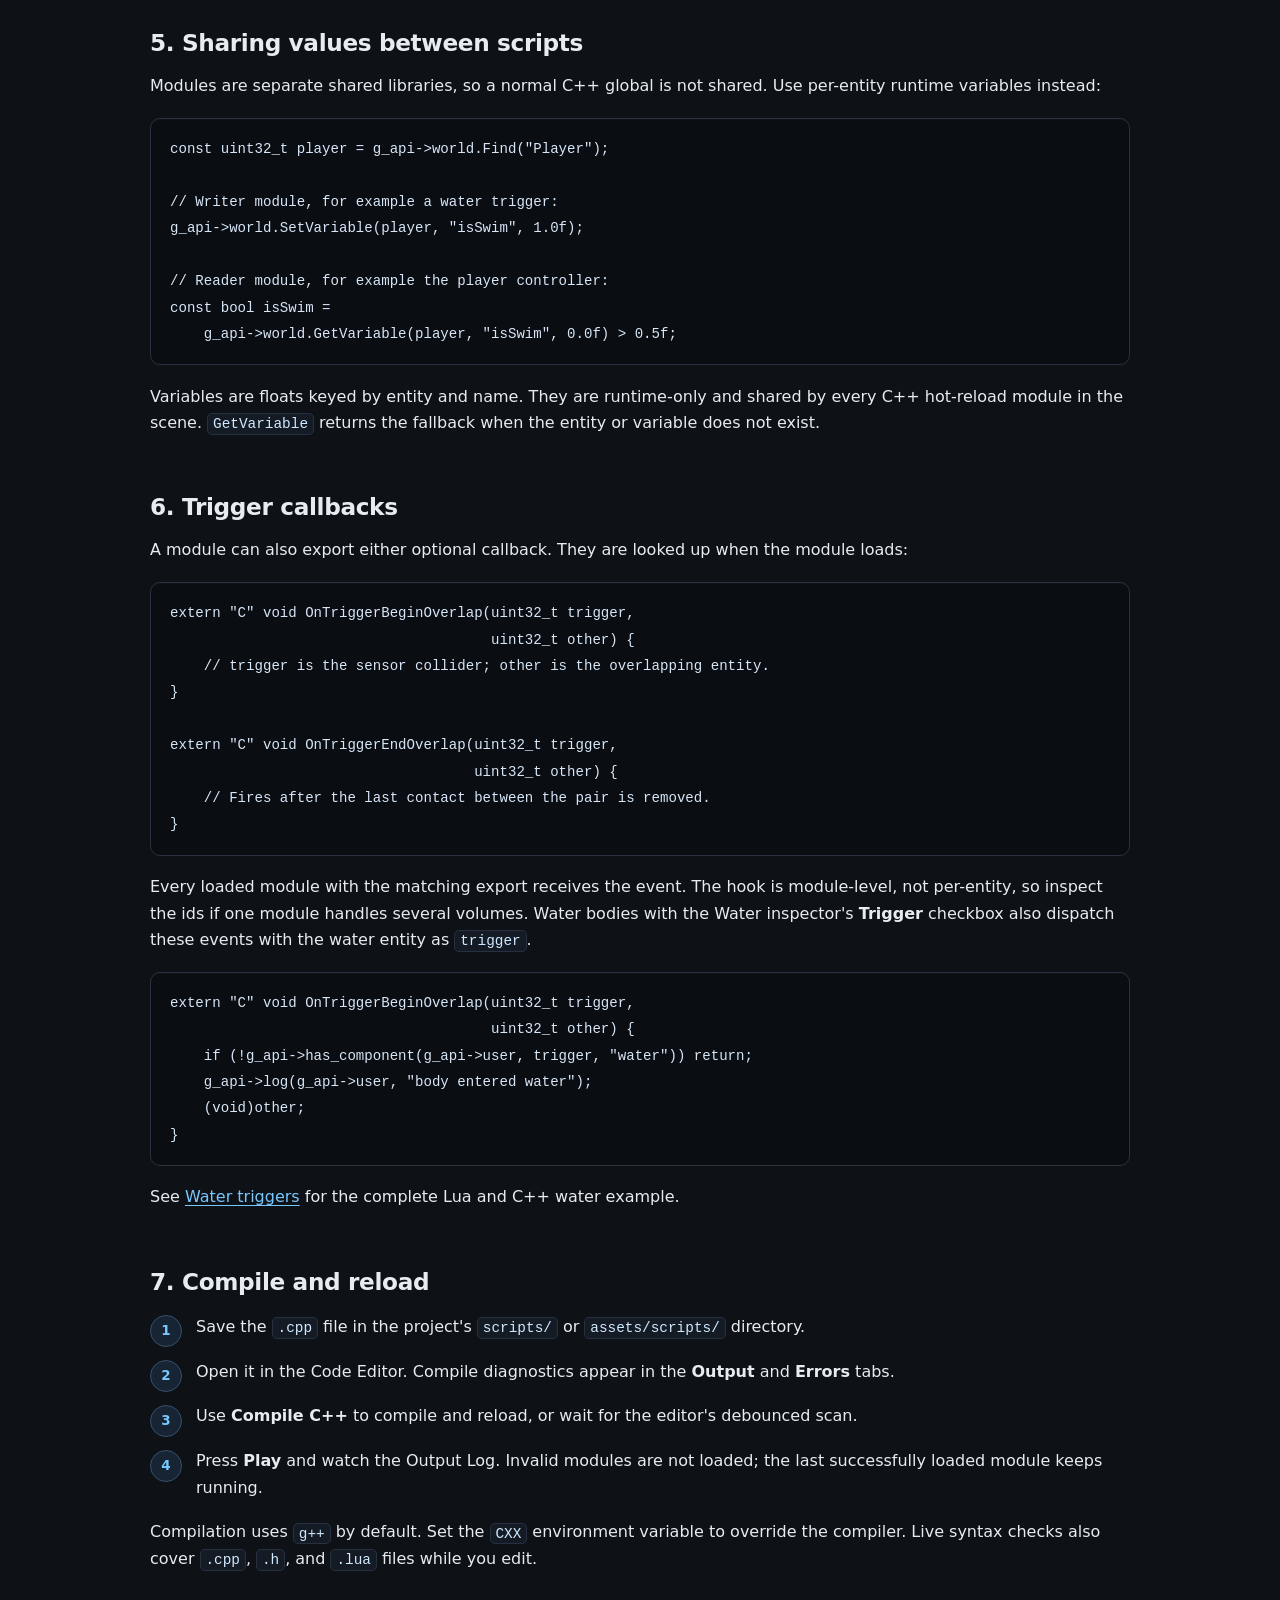
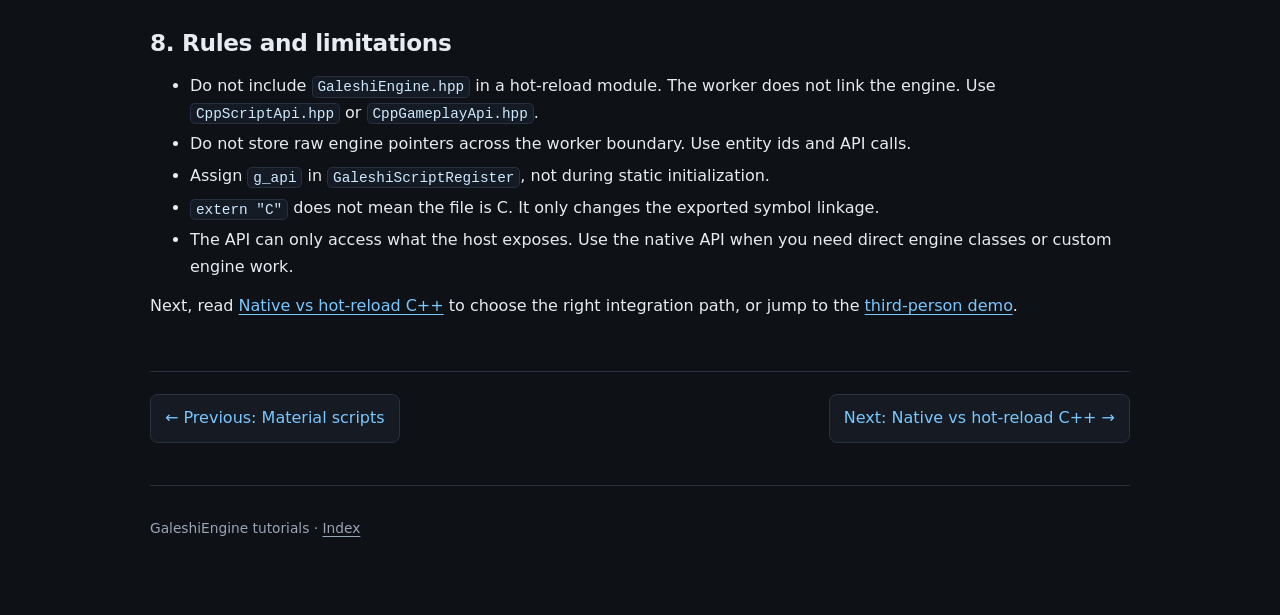
<file: docs/tutorials/07-cpp-scripts.html>
<!doctype html>
<html lang="en">
<head>
    <meta charset="utf-8">
    <meta name="viewport" content="width=device-width, initial-scale=1">
    <title>C++ gameplay scripts — GaleshiEngine Tutorials</title>
    <link rel="stylesheet" href="style.css">
</head>
<body>
<div class="wrap">
    <nav class="top" aria-label="Breadcrumb">
        <a href="index.html">Tutorials</a>
        <span>/</span>
        <span>C++ gameplay scripts</span>
    </nav>

    <header class="hero">
        <p class="eyebrow">Tutorial 7</p>
        <h1>Hot-reload C++ gameplay scripts</h1>
        <p class="lead">
            Write gameplay logic in C++, compile it into a worker process, and
            reload it without restarting the editor.
        </p>
    </header>

    <main>
        <div class="toc">
            <p>In this tutorial</p>
            <ul>
                <li><a href="#where">Where scripts live</a></li>
                <li><a href="#exports">Required exports</a></li>
                <li><a href="#raw">Using the C API table</a></li>
                <li><a href="#wrappers">Using the class wrappers</a></li>
                <li><a href="#variables">Sharing values between scripts</a></li>
                <li><a href="#triggers">Trigger callbacks</a></li>
                <li><a href="#workflow">Compile and reload</a></li>
                <li><a href="#rules">Rules and limitations</a></li>
            </ul>
        </div>

        <section id="where">
            <h2>1. Where scripts live</h2>
            <p>
                Place <code>.cpp</code>, <code>.cc</code>, or
                <code>.cxx</code> files in the project's
                <code>scripts/</code> or <code>assets/scripts/</code>
                directory. The editor compiles changed files into temporary
                shared libraries and loads them into a separate
                <code>GaleshiScriptWorker</code> process.
            </p>
            <p>
                The worker contains the script code but not the editor scene,
                renderer, or GPU resources. A crash, hang, or compile error in a
                script does not take down the editor process.
            </p>
        </section>

        <section id="exports">
            <h2>2. Required exports</h2>
            <p>
                A script module must export two C-linkage functions. The
                signatures are fixed because the worker loads them by symbol
                name:
            </p>
            <pre><code>#include "GaleshiEngine/Scripting/CppScriptApi.hpp"

static const GaleshiScriptApi* g_api = nullptr;

extern "C" void GaleshiScriptRegister(const GaleshiScriptApi* api) {
    g_api = api;
    g_api->log(g_api->user, "script registered");
}

extern "C" void GaleshiScriptUpdate(float dt) {
    (void)dt;
    // gameplay code
}</code></pre>
            <table>
                <thead>
                    <tr><th>Export</th><th>When it runs</th></tr>
                </thead>
                <tbody>
                    <tr><td><code>GaleshiScriptRegister</code></td><td>Once when the module is loaded. Store the API table here.</td></tr>
                    <tr><td><code>GaleshiScriptUpdate</code></td><td>Every frame with the frame delta.</td></tr>
                </tbody>
            </table>
            <div class="callout warn">
                <p>
                    <code>extern "C"</code> only fixes the exported symbol name.
                    The file is still C++, and you can use classes, templates,
                    and STL types inside it. Engine classes cannot be linked in
                    the worker process.
                </p>
            </div>
        </section>

        <section id="raw">
            <h2>3. Using the C API table</h2>
            <p>
                The API table exposes entity handles and explicit operations.
                Entity ids are plain numbers; revalidate them before use:
            </p>
            <pre><code>extern "C" void GaleshiScriptUpdate(float dt) {
    const uint32_t player =
        g_api->find_entity(g_api->user, "Player");
    if (!g_api->entity_valid(g_api->user, player)) return;

    const GaleshiScriptVec3 current =
        g_api->get_position(g_api->user, player);
    const GaleshiScriptVec3 target{0.0f, 2.0f, 0.0f};

    // Frame-rate independent interpolation helper.
    const GaleshiScriptVec3 next =
        VInterp(current, target, dt, 8.0f);
    g_api->set_position(g_api->user, player, next);
}</code></pre>
            <p>
                The table includes logging, input, entity lookup/validation,
                position and velocity access, camera mode switching, audio,
                particles, navigation, animation, and more. New fields are
                appended to the end of the ABI table for compatibility.
            </p>
            <p>
                Scripts can create a water body by creating an entity and
                adding the <code>"water"</code> component:
            </p>
            <pre><code>const uint32_t water = g_api->world.Create("Water");
g_api->world.SetPosition(water, {0.0f, 0.0f, 0.0f});
g_api->world.AddComponent(water, "water");</code></pre>
        </section>

        <section id="wrappers">
            <h2>4. Using the class wrappers</h2>
            <p>
                <code>CppGameplayApi.hpp</code> is a header-only convenience
                layer over the same function table:
            </p>
            <pre><code>#include "GaleshiEngine/Scripting/CppGameplayApi.hpp"

static Galeshi::Script::Api* g_api = nullptr;

extern "C" void GaleshiScriptRegister(const GaleshiScriptApi* api) {
    static Galeshi::Script::Api wrapper(api);
    g_api = &wrapper;
}

extern "C" void GaleshiScriptUpdate(float dt) {
    if (!g_api || !g_api->Compatible()) return;
    (void)dt;

    const uint32_t player = g_api->world.Find("Player");
    if (!g_api->world.Valid(player)) return;

    g_api->physics.SetVelocity(player, {0.0f, 0.0f, -5.0f});
}</code></pre>
            <p>
                New modules should check <code>Compatible()</code> or the ABI
                version before using recently added calls. The wrappers also
                null-check individual function pointers so older hosts fail
                safely.
            </p>
        </section>

        <section id="variables">
            <h2>5. Sharing values between scripts</h2>
            <p>
                Modules are separate shared libraries, so a normal C++ global
                is not shared. Use per-entity runtime variables instead:
            </p>
            <pre><code>const uint32_t player = g_api->world.Find("Player");

// Writer module, for example a water trigger:
g_api->world.SetVariable(player, "isSwim", 1.0f);

// Reader module, for example the player controller:
const bool isSwim =
    g_api->world.GetVariable(player, "isSwim", 0.0f) > 0.5f;</code></pre>
            <p>
                Variables are floats keyed by entity and name. They are
                runtime-only and shared by every C++ hot-reload module in the
                scene. <code>GetVariable</code> returns the fallback when the
                entity or variable does not exist.
            </p>
        </section>

        <section id="triggers">
            <h2>6. Trigger callbacks</h2>
            <p>
                A module can also export either optional callback. They are
                looked up when the module loads:
            </p>
            <pre><code>extern "C" void OnTriggerBeginOverlap(uint32_t trigger,
                                      uint32_t other) {
    // trigger is the sensor collider; other is the overlapping entity.
}

extern "C" void OnTriggerEndOverlap(uint32_t trigger,
                                    uint32_t other) {
    // Fires after the last contact between the pair is removed.
}</code></pre>
            <p>
                Every loaded module with the matching export receives the
                event. The hook is module-level, not per-entity, so inspect the
                ids if one module handles several volumes. Water bodies with
                the Water inspector's <strong>Trigger</strong> checkbox also
                dispatch these events with the water entity as
                <code>trigger</code>.
            </p>
            <pre><code>extern "C" void OnTriggerBeginOverlap(uint32_t trigger,
                                      uint32_t other) {
    if (!g_api->has_component(g_api->user, trigger, "water")) return;
    g_api->log(g_api->user, "body entered water");
    (void)other;
}</code></pre>
            <p>
                See <a href="04-water-triggers.html">Water triggers</a> for the
                complete Lua and C++ water example.
            </p>
        </section>

        <section id="workflow">
            <h2>7. Compile and reload</h2>
            <ol class="steps">
                <li>
                    Save the <code>.cpp</code> file in the project's
                    <code>scripts/</code> or <code>assets/scripts/</code>
                    directory.
                </li>
                <li>
                    Open it in the Code Editor. Compile diagnostics appear in
                    the <strong>Output</strong> and <strong>Errors</strong> tabs.
                </li>
                <li>
                    Use <strong>Compile C++</strong> to compile and reload, or
                    wait for the editor's debounced scan.
                </li>
                <li>
                    Press <strong>Play</strong> and watch the Output Log. Invalid
                    modules are not loaded; the last successfully loaded module
                    keeps running.
                </li>
            </ol>
            <p>
                Compilation uses <code>g++</code> by default. Set the
                <code>CXX</code> environment variable to override the compiler.
                Live syntax checks also cover <code>.cpp</code>,
                <code>.h</code>, and <code>.lua</code> files while you edit.
            </p>
        </section>

        <section id="rules">
            <h2>8. Rules and limitations</h2>
            <ul>
                <li>
                    Do not include <code>GaleshiEngine.hpp</code> in a
                    hot-reload module. The worker does not link the engine.
                    Use <code>CppScriptApi.hpp</code> or
                    <code>CppGameplayApi.hpp</code>.
                </li>
                <li>
                    Do not store raw engine pointers across the worker
                    boundary. Use entity ids and API calls.
                </li>
                <li>
                    Assign <code>g_api</code> in
                    <code>GaleshiScriptRegister</code>, not during static
                    initialization.
                </li>
                <li>
                    <code>extern "C"</code> does not mean the file is C. It
                    only changes the exported symbol linkage.
                </li>
                <li>
                    The API can only access what the host exposes. Use the
                    native API when you need direct engine classes or custom
                    engine work.
                </li>
            </ul>
            <p>
                Next, read
                <a href="08-cpp-api-modes.html">Native vs hot-reload C++</a>
                to choose the right integration path, or jump to the
                <a href="09-third-person-demo.html">third-person demo</a>.
            </p>
        </section>
    </main>

    <nav class="pager" aria-label="Tutorial navigation">
        <a href="06-material-scripts.html">← Previous: Material scripts</a>
        <a href="08-cpp-api-modes.html">Next: Native vs hot-reload C++ →</a>
    </nav>

    <footer>
        <p>GaleshiEngine tutorials · <a href="index.html">Index</a></p>
    </footer>
</div>
</body>
</html>
</file>
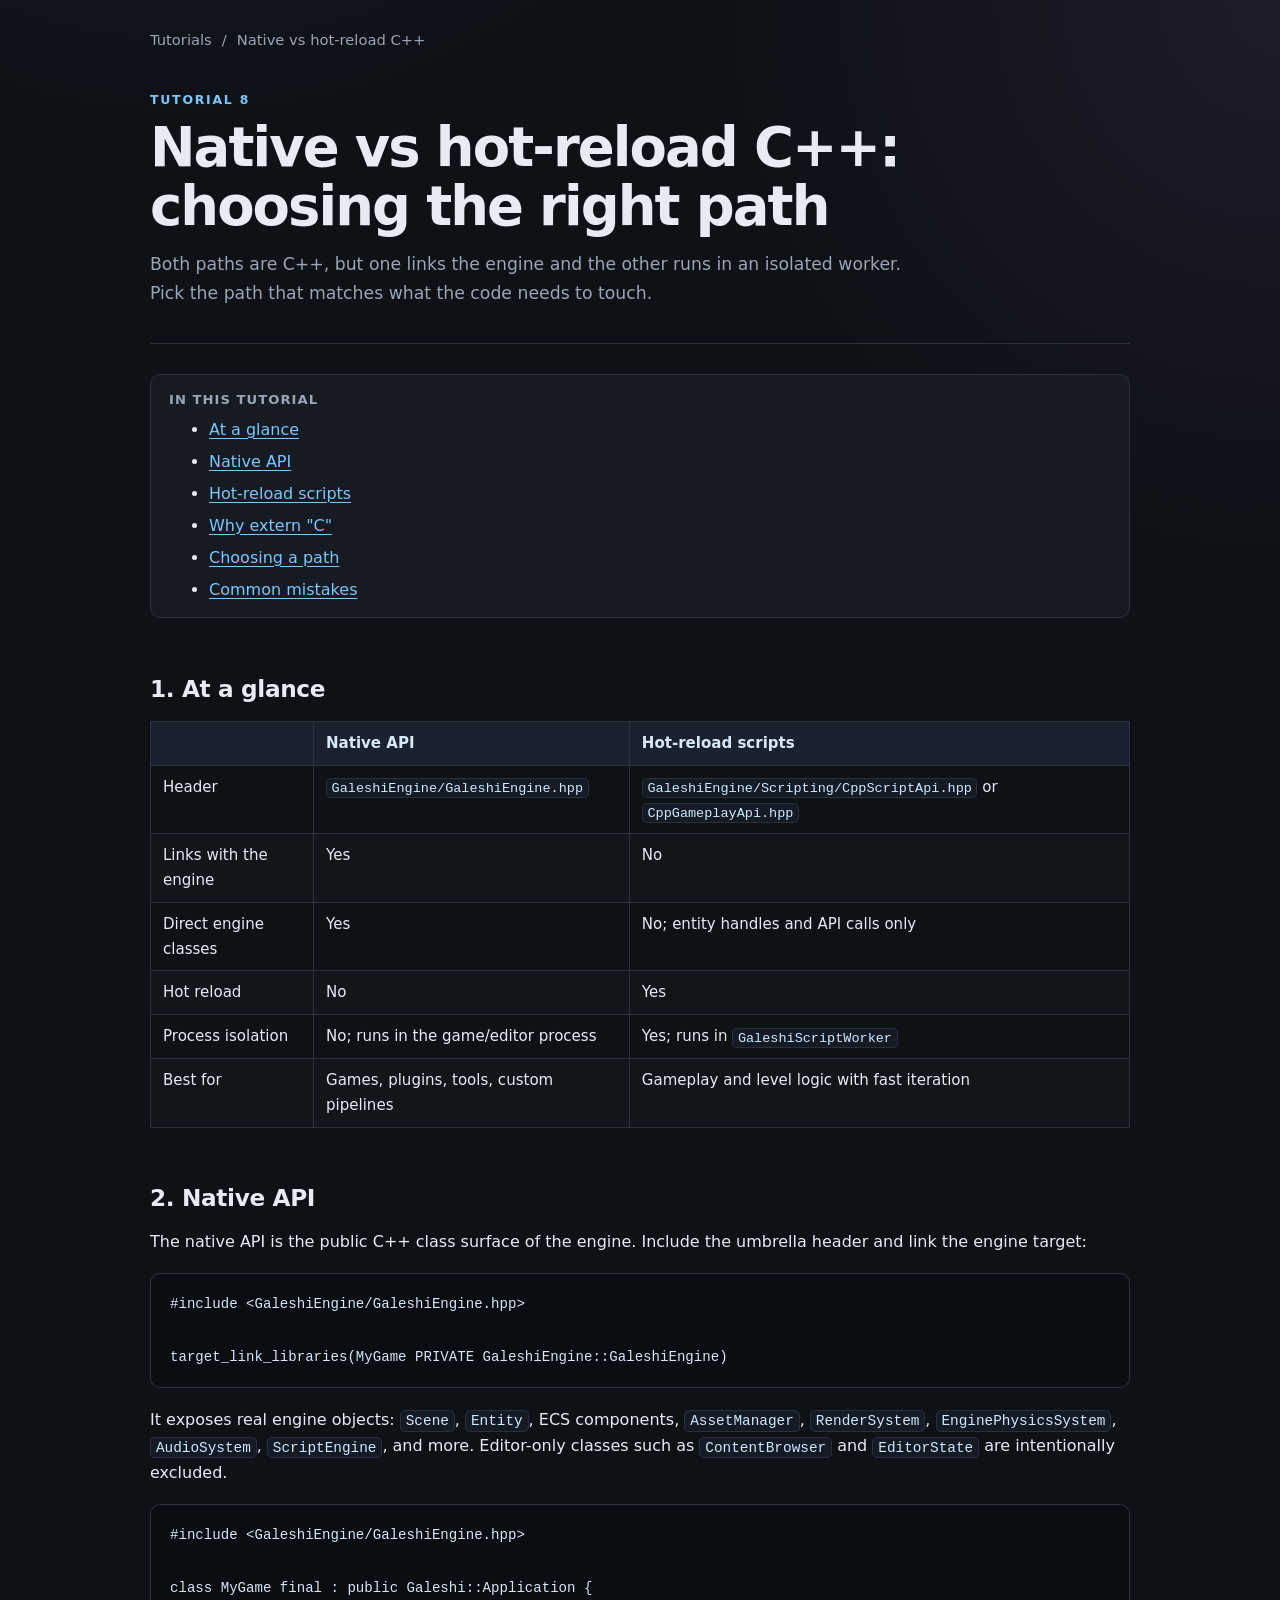
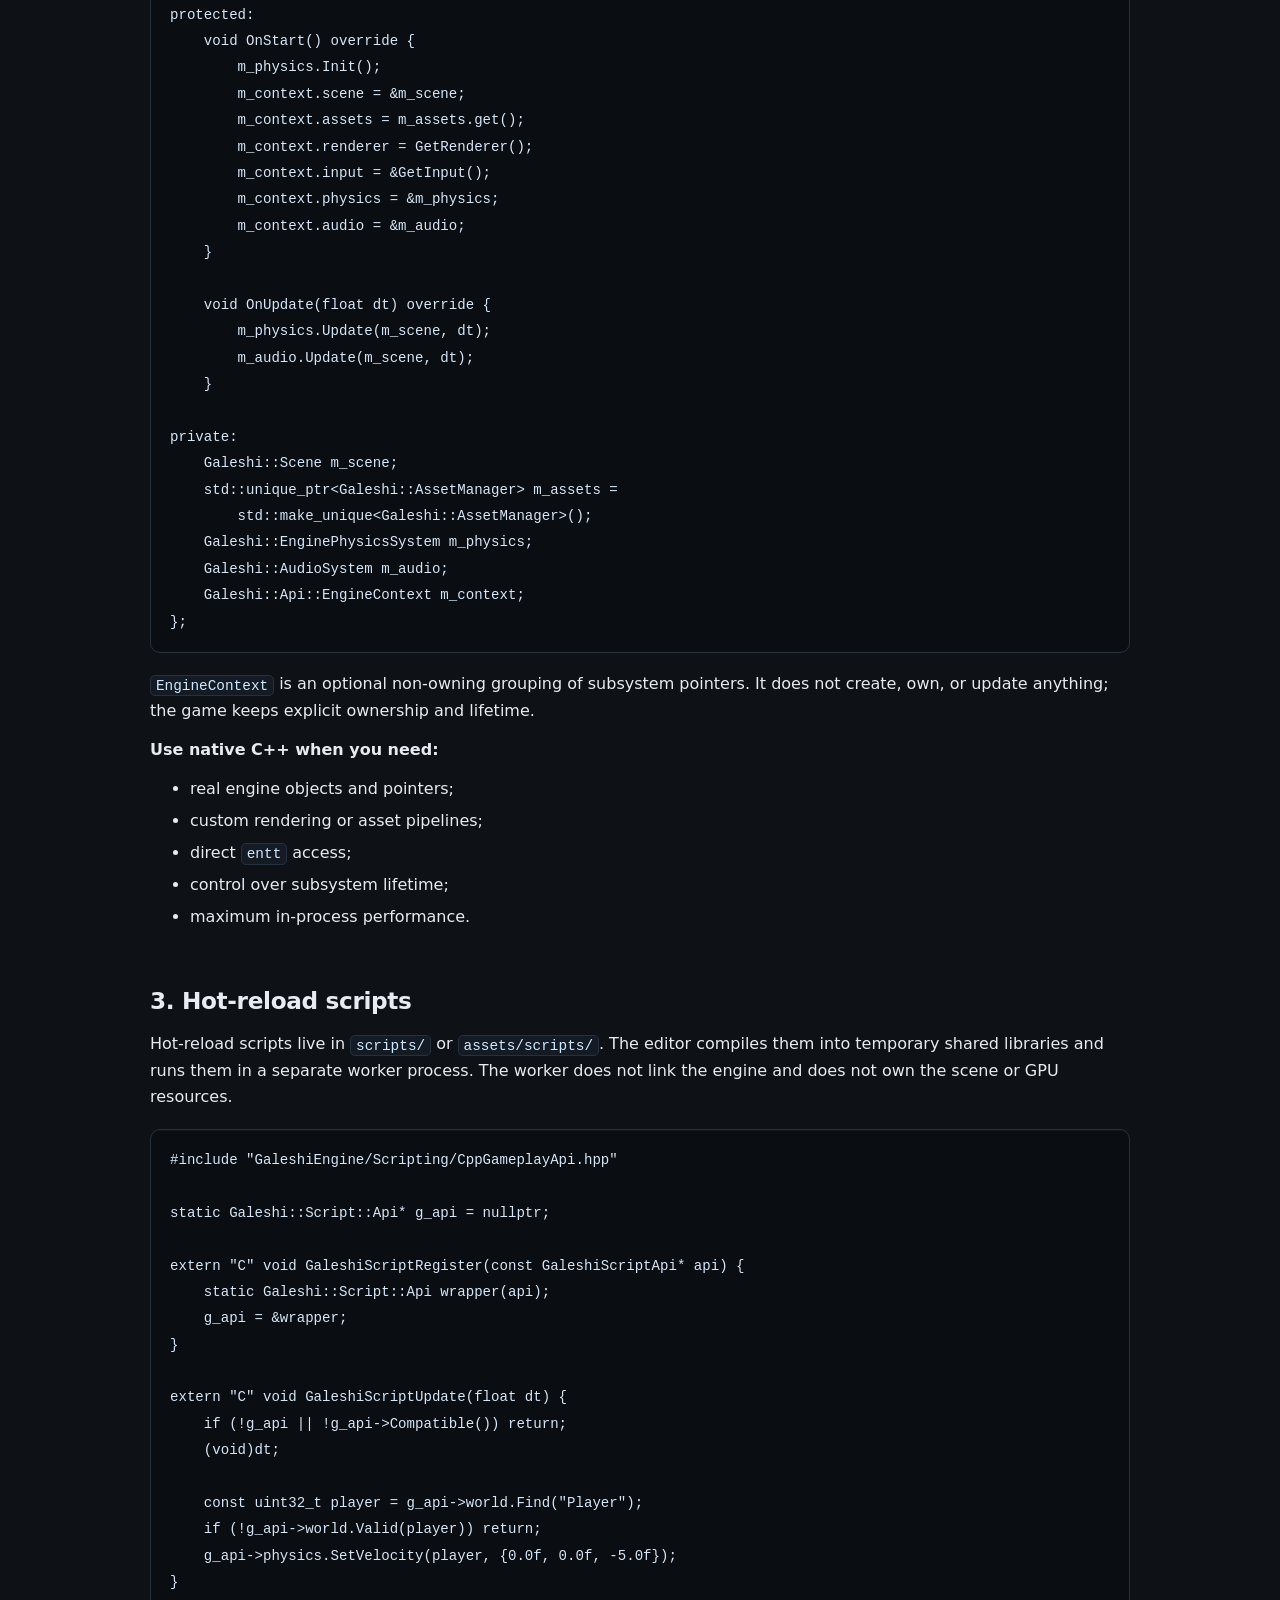
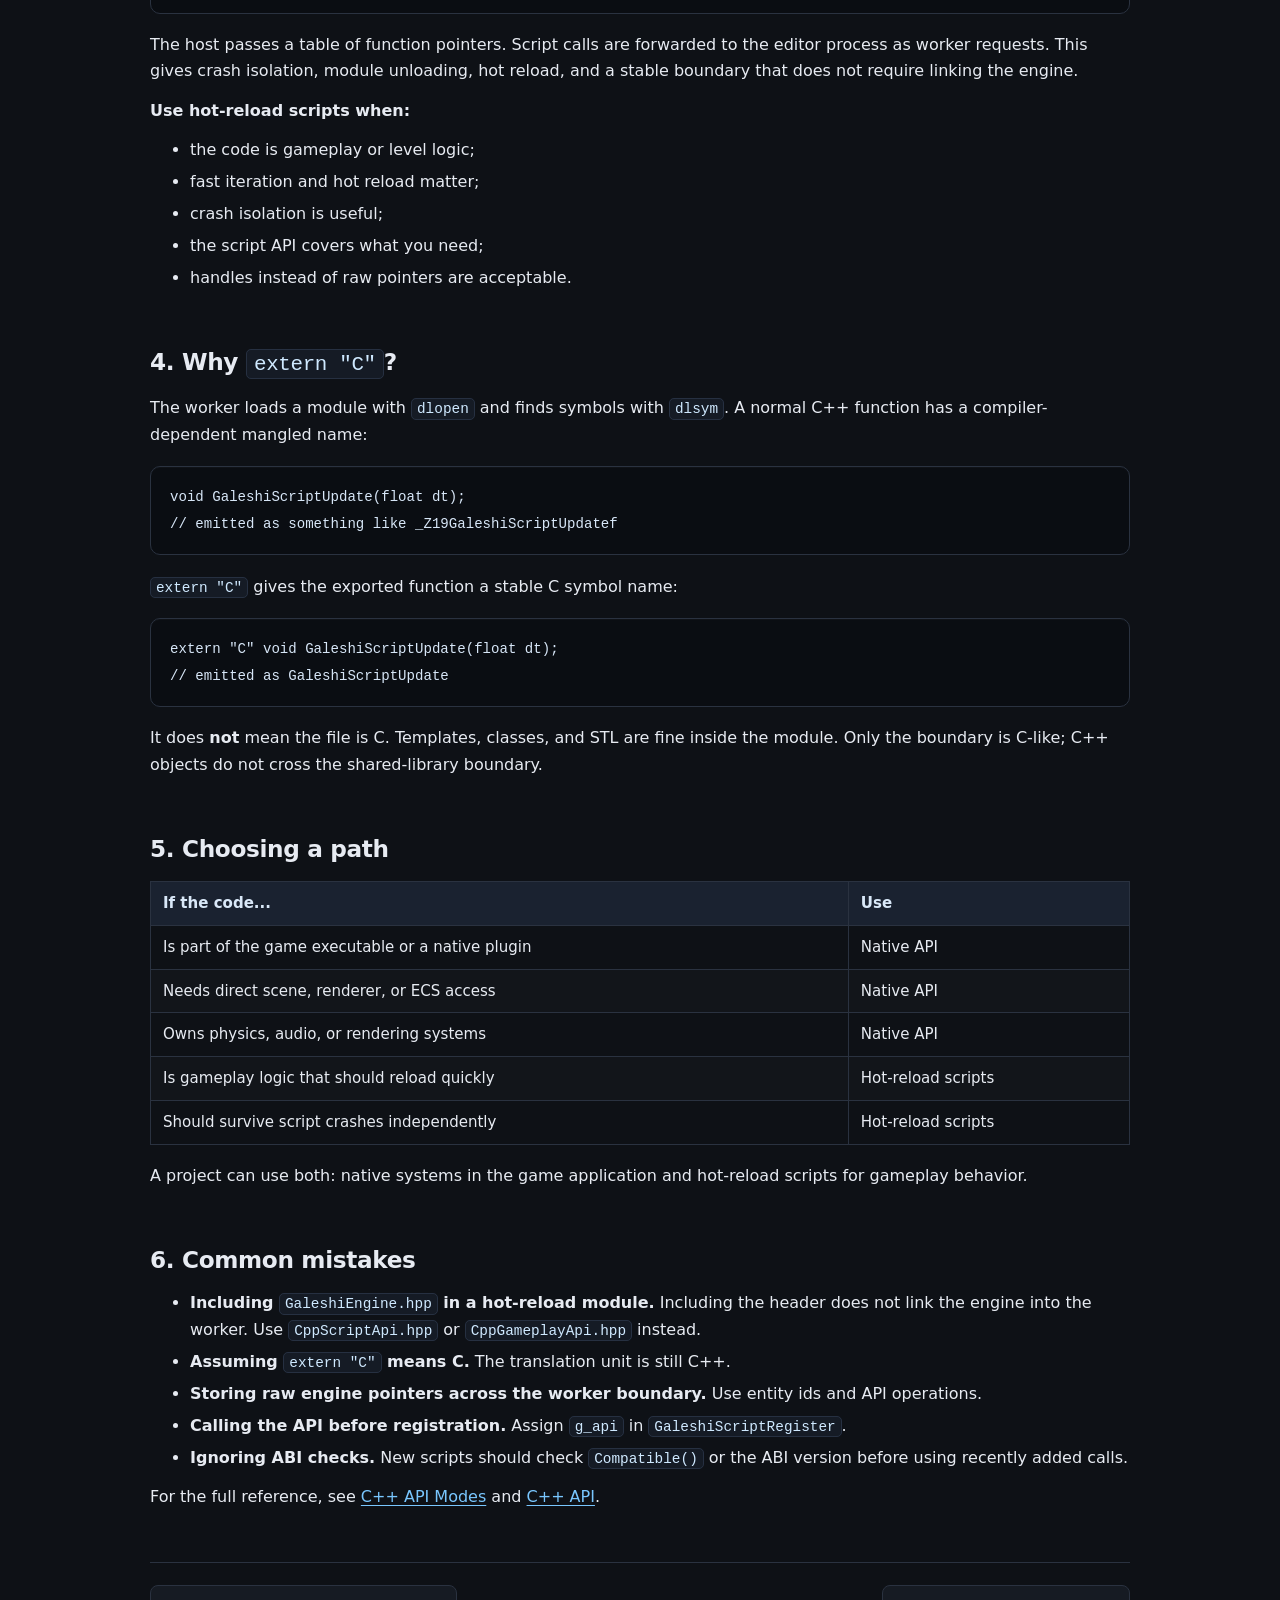
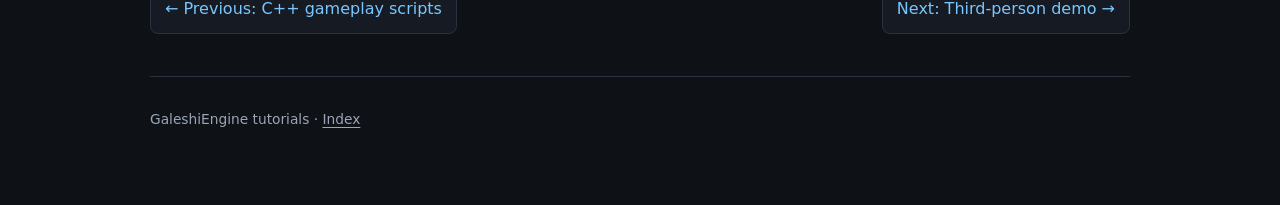
<file: docs/tutorials/08-cpp-api-modes.html>
<!doctype html>
<html lang="en">
<head>
    <meta charset="utf-8">
    <meta name="viewport" content="width=device-width, initial-scale=1">
    <title>Native vs hot-reload C++ — GaleshiEngine Tutorials</title>
    <link rel="stylesheet" href="style.css">
</head>
<body>
<div class="wrap">
    <nav class="top" aria-label="Breadcrumb">
        <a href="index.html">Tutorials</a>
        <span>/</span>
        <span>Native vs hot-reload C++</span>
    </nav>

    <header class="hero">
        <p class="eyebrow">Tutorial 8</p>
        <h1>Native vs hot-reload C++: choosing the right path</h1>
        <p class="lead">
            Both paths are C++, but one links the engine and the other runs in
            an isolated worker. Pick the path that matches what the code needs
            to touch.
        </p>
    </header>

    <main>
        <div class="toc">
            <p>In this tutorial</p>
            <ul>
                <li><a href="#compare">At a glance</a></li>
                <li><a href="#native">Native API</a></li>
                <li><a href="#scripts">Hot-reload scripts</a></li>
                <li><a href="#extern">Why extern "C"</a></li>
                <li><a href="#choose">Choosing a path</a></li>
                <li><a href="#mistakes">Common mistakes</a></li>
            </ul>
        </div>

        <section id="compare">
            <h2>1. At a glance</h2>
            <table>
                <thead>
                    <tr><th></th><th>Native API</th><th>Hot-reload scripts</th></tr>
                </thead>
                <tbody>
                    <tr>
                        <td>Header</td>
                        <td><code>GaleshiEngine/GaleshiEngine.hpp</code></td>
                        <td><code>GaleshiEngine/Scripting/CppScriptApi.hpp</code> or <code>CppGameplayApi.hpp</code></td>
                    </tr>
                    <tr><td>Links with the engine</td><td>Yes</td><td>No</td></tr>
                    <tr><td>Direct engine classes</td><td>Yes</td><td>No; entity handles and API calls only</td></tr>
                    <tr><td>Hot reload</td><td>No</td><td>Yes</td></tr>
                    <tr><td>Process isolation</td><td>No; runs in the game/editor process</td><td>Yes; runs in <code>GaleshiScriptWorker</code></td></tr>
                    <tr><td>Best for</td><td>Games, plugins, tools, custom pipelines</td><td>Gameplay and level logic with fast iteration</td></tr>
                </tbody>
            </table>
        </section>

        <section id="native">
            <h2>2. Native API</h2>
            <p>
                The native API is the public C++ class surface of the engine.
                Include the umbrella header and link the engine target:
            </p>
            <pre><code>#include &lt;GaleshiEngine/GaleshiEngine.hpp&gt;

target_link_libraries(MyGame PRIVATE GaleshiEngine::GaleshiEngine)</code></pre>
            <p>
                It exposes real engine objects: <code>Scene</code>,
                <code>Entity</code>, ECS components, <code>AssetManager</code>,
                <code>RenderSystem</code>, <code>EnginePhysicsSystem</code>,
                <code>AudioSystem</code>, <code>ScriptEngine</code>, and more.
                Editor-only classes such as <code>ContentBrowser</code> and
                <code>EditorState</code> are intentionally excluded.
            </p>
            <pre><code>#include &lt;GaleshiEngine/GaleshiEngine.hpp&gt;

class MyGame final : public Galeshi::Application {
protected:
    void OnStart() override {
        m_physics.Init();
        m_context.scene = &m_scene;
        m_context.assets = m_assets.get();
        m_context.renderer = GetRenderer();
        m_context.input = &GetInput();
        m_context.physics = &m_physics;
        m_context.audio = &m_audio;
    }

    void OnUpdate(float dt) override {
        m_physics.Update(m_scene, dt);
        m_audio.Update(m_scene, dt);
    }

private:
    Galeshi::Scene m_scene;
    std::unique_ptr&lt;Galeshi::AssetManager&gt; m_assets =
        std::make_unique&lt;Galeshi::AssetManager&gt;();
    Galeshi::EnginePhysicsSystem m_physics;
    Galeshi::AudioSystem m_audio;
    Galeshi::Api::EngineContext m_context;
};</code></pre>
            <p>
                <code>EngineContext</code> is an optional non-owning grouping of
                subsystem pointers. It does not create, own, or update
                anything; the game keeps explicit ownership and lifetime.
            </p>
            <p><strong>Use native C++ when you need:</strong></p>
            <ul>
                <li>real engine objects and pointers;</li>
                <li>custom rendering or asset pipelines;</li>
                <li>direct <code>entt</code> access;</li>
                <li>control over subsystem lifetime;</li>
                <li>maximum in-process performance.</li>
            </ul>
        </section>

        <section id="scripts">
            <h2>3. Hot-reload scripts</h2>
            <p>
                Hot-reload scripts live in <code>scripts/</code> or
                <code>assets/scripts/</code>. The editor compiles them into
                temporary shared libraries and runs them in a separate worker
                process. The worker does not link the engine and does not own
                the scene or GPU resources.
            </p>
            <pre><code>#include "GaleshiEngine/Scripting/CppGameplayApi.hpp"

static Galeshi::Script::Api* g_api = nullptr;

extern "C" void GaleshiScriptRegister(const GaleshiScriptApi* api) {
    static Galeshi::Script::Api wrapper(api);
    g_api = &wrapper;
}

extern "C" void GaleshiScriptUpdate(float dt) {
    if (!g_api || !g_api->Compatible()) return;
    (void)dt;

    const uint32_t player = g_api->world.Find("Player");
    if (!g_api->world.Valid(player)) return;
    g_api->physics.SetVelocity(player, {0.0f, 0.0f, -5.0f});
}</code></pre>
            <p>
                The host passes a table of function pointers. Script calls are
                forwarded to the editor process as worker requests. This gives
                crash isolation, module unloading, hot reload, and a stable
                boundary that does not require linking the engine.
            </p>
            <p><strong>Use hot-reload scripts when:</strong></p>
            <ul>
                <li>the code is gameplay or level logic;</li>
                <li>fast iteration and hot reload matter;</li>
                <li>crash isolation is useful;</li>
                <li>the script API covers what you need;</li>
                <li>handles instead of raw pointers are acceptable.</li>
            </ul>
        </section>

        <section id="extern">
            <h2>4. Why <code>extern "C"</code>?</h2>
            <p>
                The worker loads a module with <code>dlopen</code> and finds
                symbols with <code>dlsym</code>. A normal C++ function has a
                compiler-dependent mangled name:
            </p>
            <pre><code>void GaleshiScriptUpdate(float dt);
// emitted as something like _Z19GaleshiScriptUpdatef</code></pre>
            <p>
                <code>extern "C"</code> gives the exported function a stable C
                symbol name:
            </p>
            <pre><code>extern "C" void GaleshiScriptUpdate(float dt);
// emitted as GaleshiScriptUpdate</code></pre>
            <p>
                It does <strong>not</strong> mean the file is C. Templates,
                classes, and STL are fine inside the module. Only the boundary
                is C-like; C++ objects do not cross the shared-library
                boundary.
            </p>
        </section>

        <section id="choose">
            <h2>5. Choosing a path</h2>
            <table>
                <thead>
                    <tr><th>If the code...</th><th>Use</th></tr>
                </thead>
                <tbody>
                    <tr><td>Is part of the game executable or a native plugin</td><td>Native API</td></tr>
                    <tr><td>Needs direct scene, renderer, or ECS access</td><td>Native API</td></tr>
                    <tr><td>Owns physics, audio, or rendering systems</td><td>Native API</td></tr>
                    <tr><td>Is gameplay logic that should reload quickly</td><td>Hot-reload scripts</td></tr>
                    <tr><td>Should survive script crashes independently</td><td>Hot-reload scripts</td></tr>
                </tbody>
            </table>
            <p>
                A project can use both: native systems in the game application
                and hot-reload scripts for gameplay behavior.
            </p>
        </section>

        <section id="mistakes">
            <h2>6. Common mistakes</h2>
            <ul>
                <li>
                    <strong>Including <code>GaleshiEngine.hpp</code> in a
                    hot-reload module.</strong>
                    Including the header does not link the engine into the
                    worker. Use <code>CppScriptApi.hpp</code> or
                    <code>CppGameplayApi.hpp</code> instead.
                </li>
                <li>
                    <strong>Assuming <code>extern "C"</code> means C.</strong>
                    The translation unit is still C++.
                </li>
                <li>
                    <strong>Storing raw engine pointers across the worker
                    boundary.</strong>
                    Use entity ids and API operations.
                </li>
                <li>
                    <strong>Calling the API before registration.</strong>
                    Assign <code>g_api</code> in
                    <code>GaleshiScriptRegister</code>.
                </li>
                <li>
                    <strong>Ignoring ABI checks.</strong>
                    New scripts should check <code>Compatible()</code> or the
                    ABI version before using recently added calls.
                </li>
            </ul>
            <p>
                For the full reference, see
                <a href="../CPP_API_MODES.md">C++ API Modes</a> and
                <a href="../CPP_API.md">C++ API</a>.
            </p>
        </section>
    </main>

    <nav class="pager" aria-label="Tutorial navigation">
        <a href="07-cpp-scripts.html">← Previous: C++ gameplay scripts</a>
        <a href="09-third-person-demo.html">Next: Third-person demo →</a>
    </nav>

    <footer>
        <p>GaleshiEngine tutorials · <a href="index.html">Index</a></p>
    </footer>
</div>
</body>
</html>
</file>
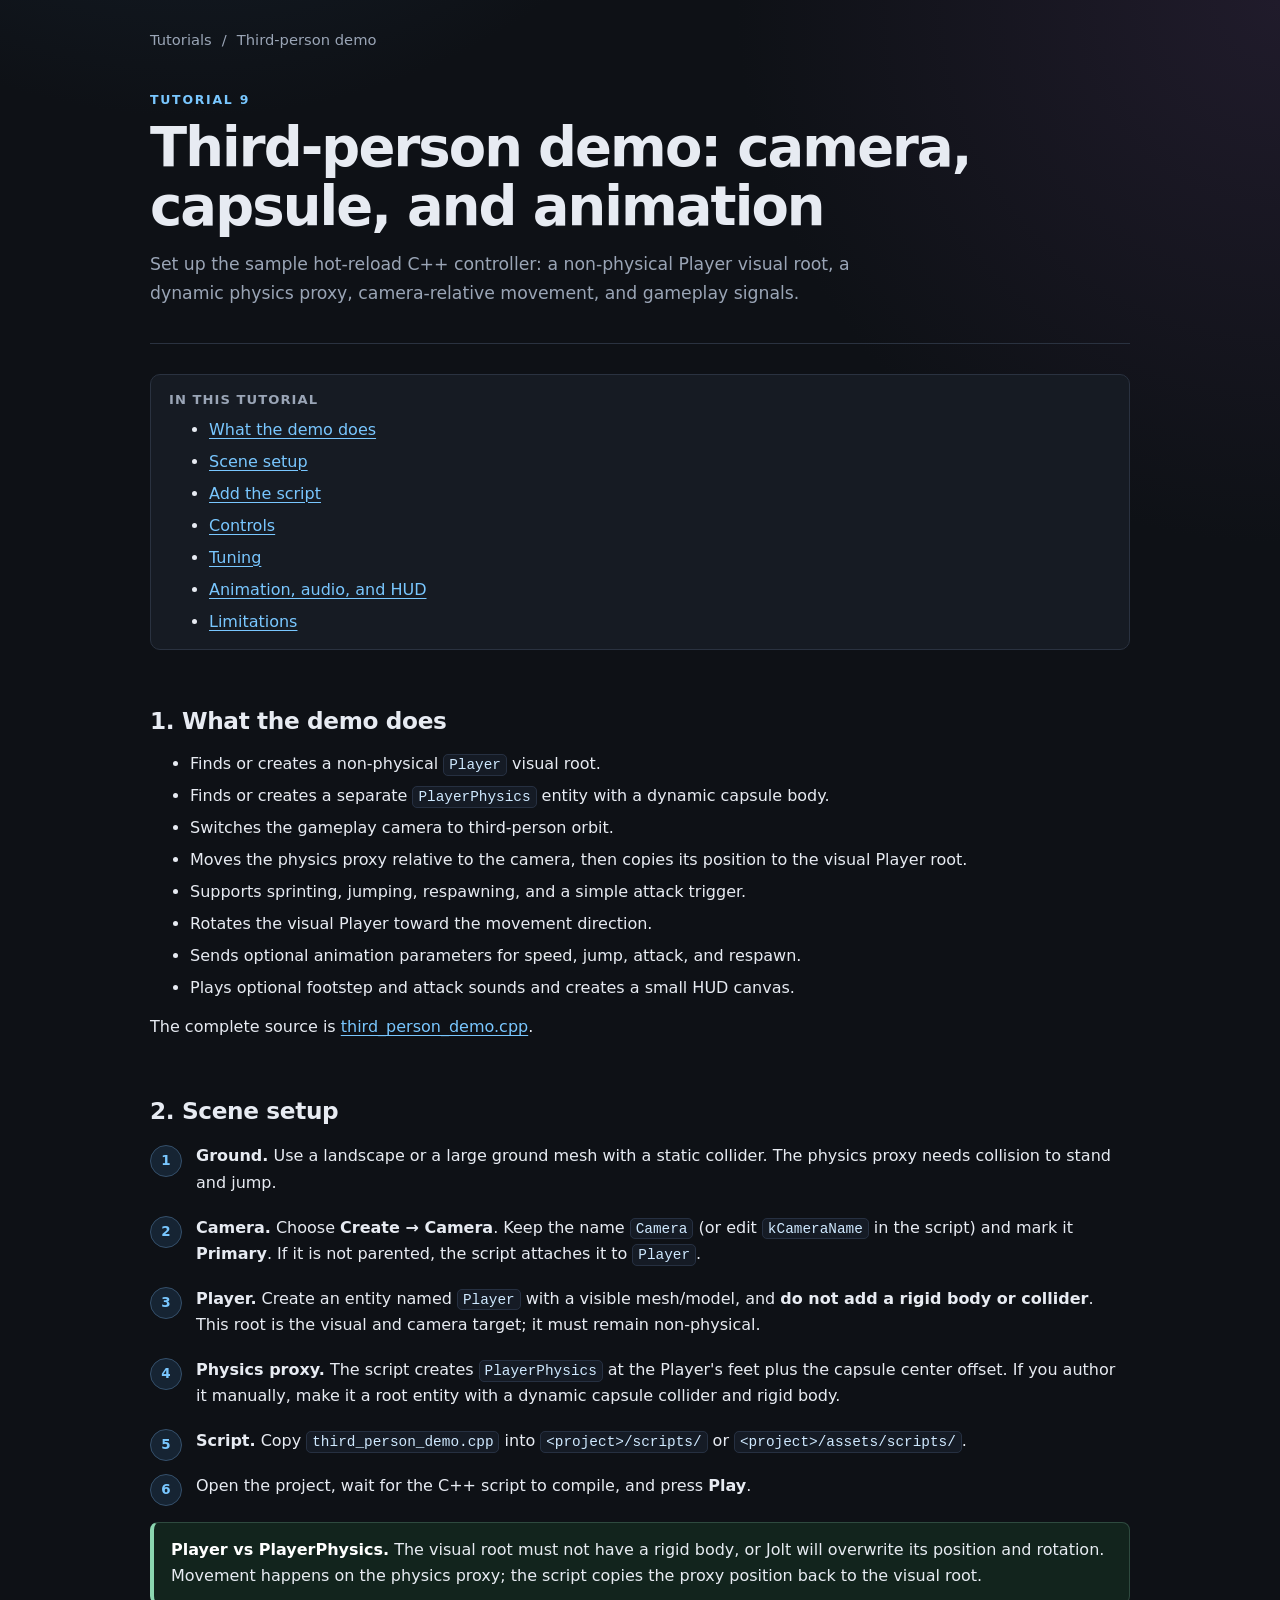
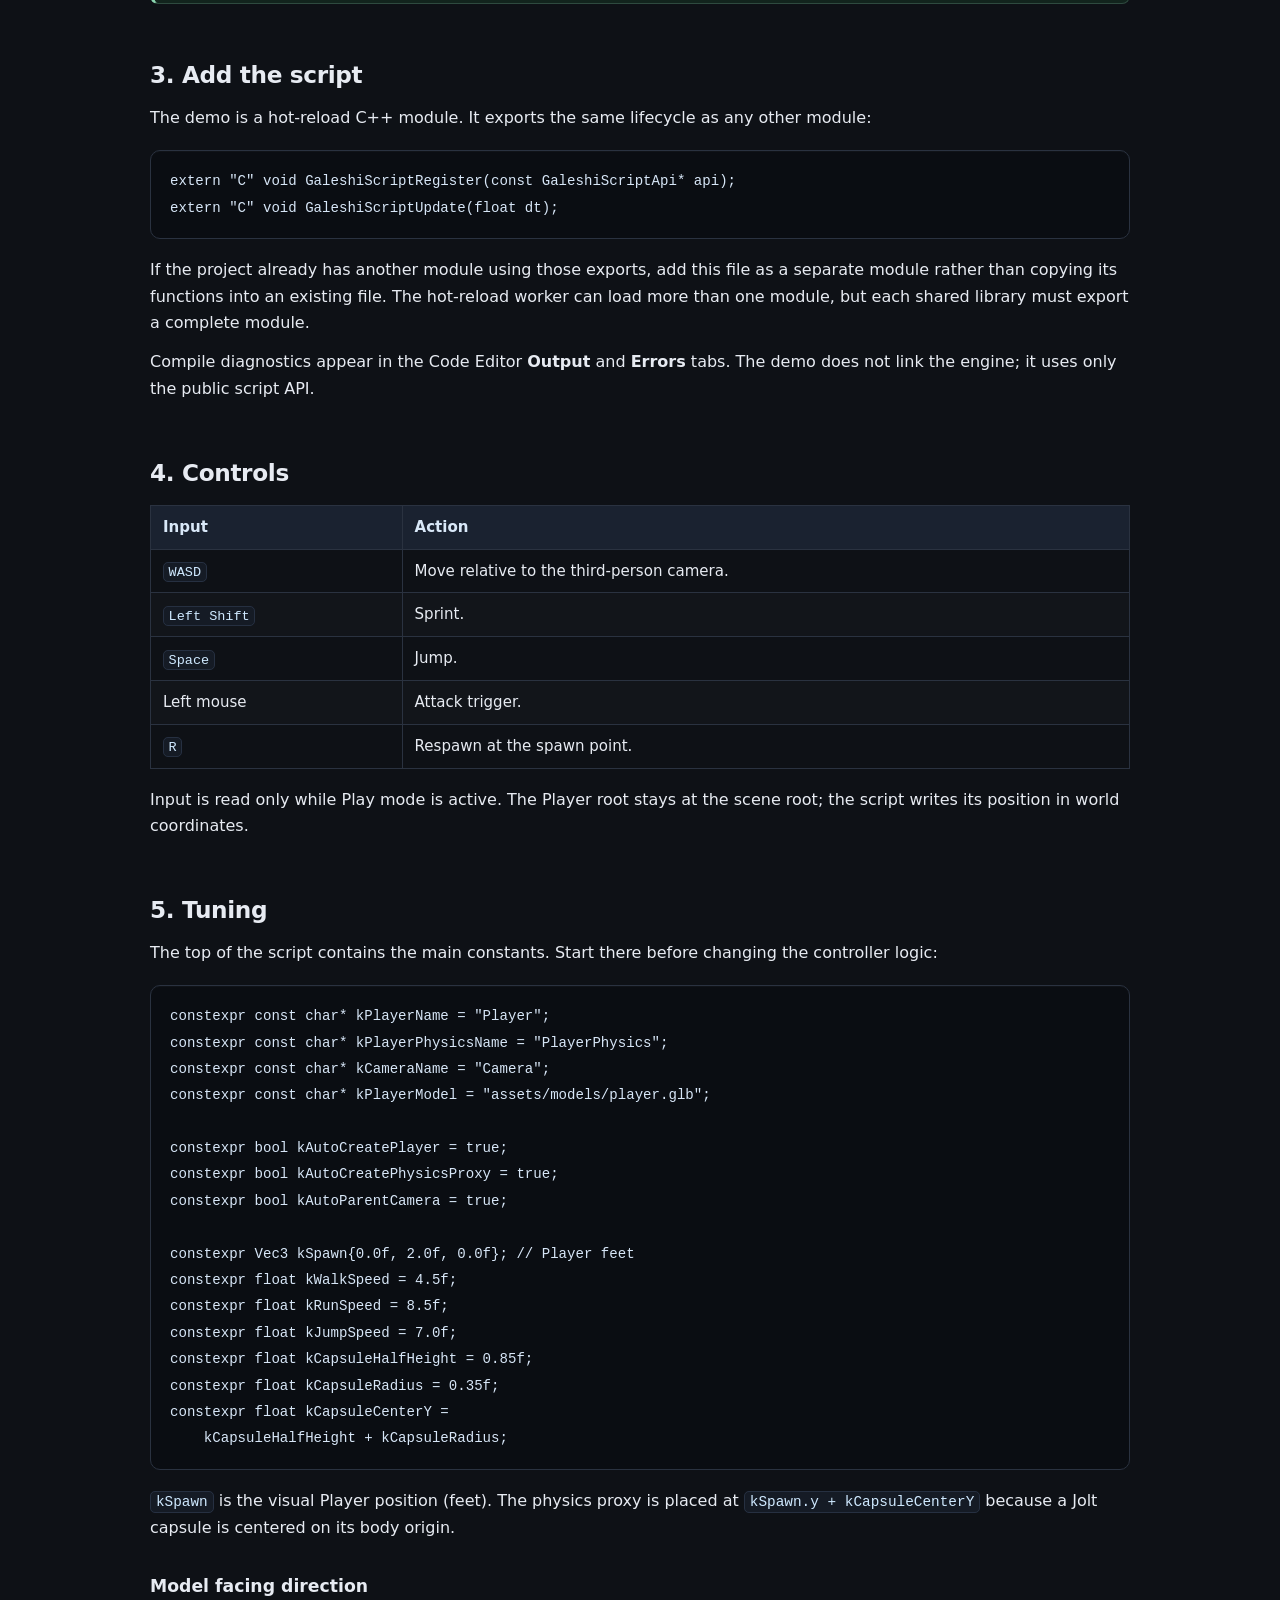
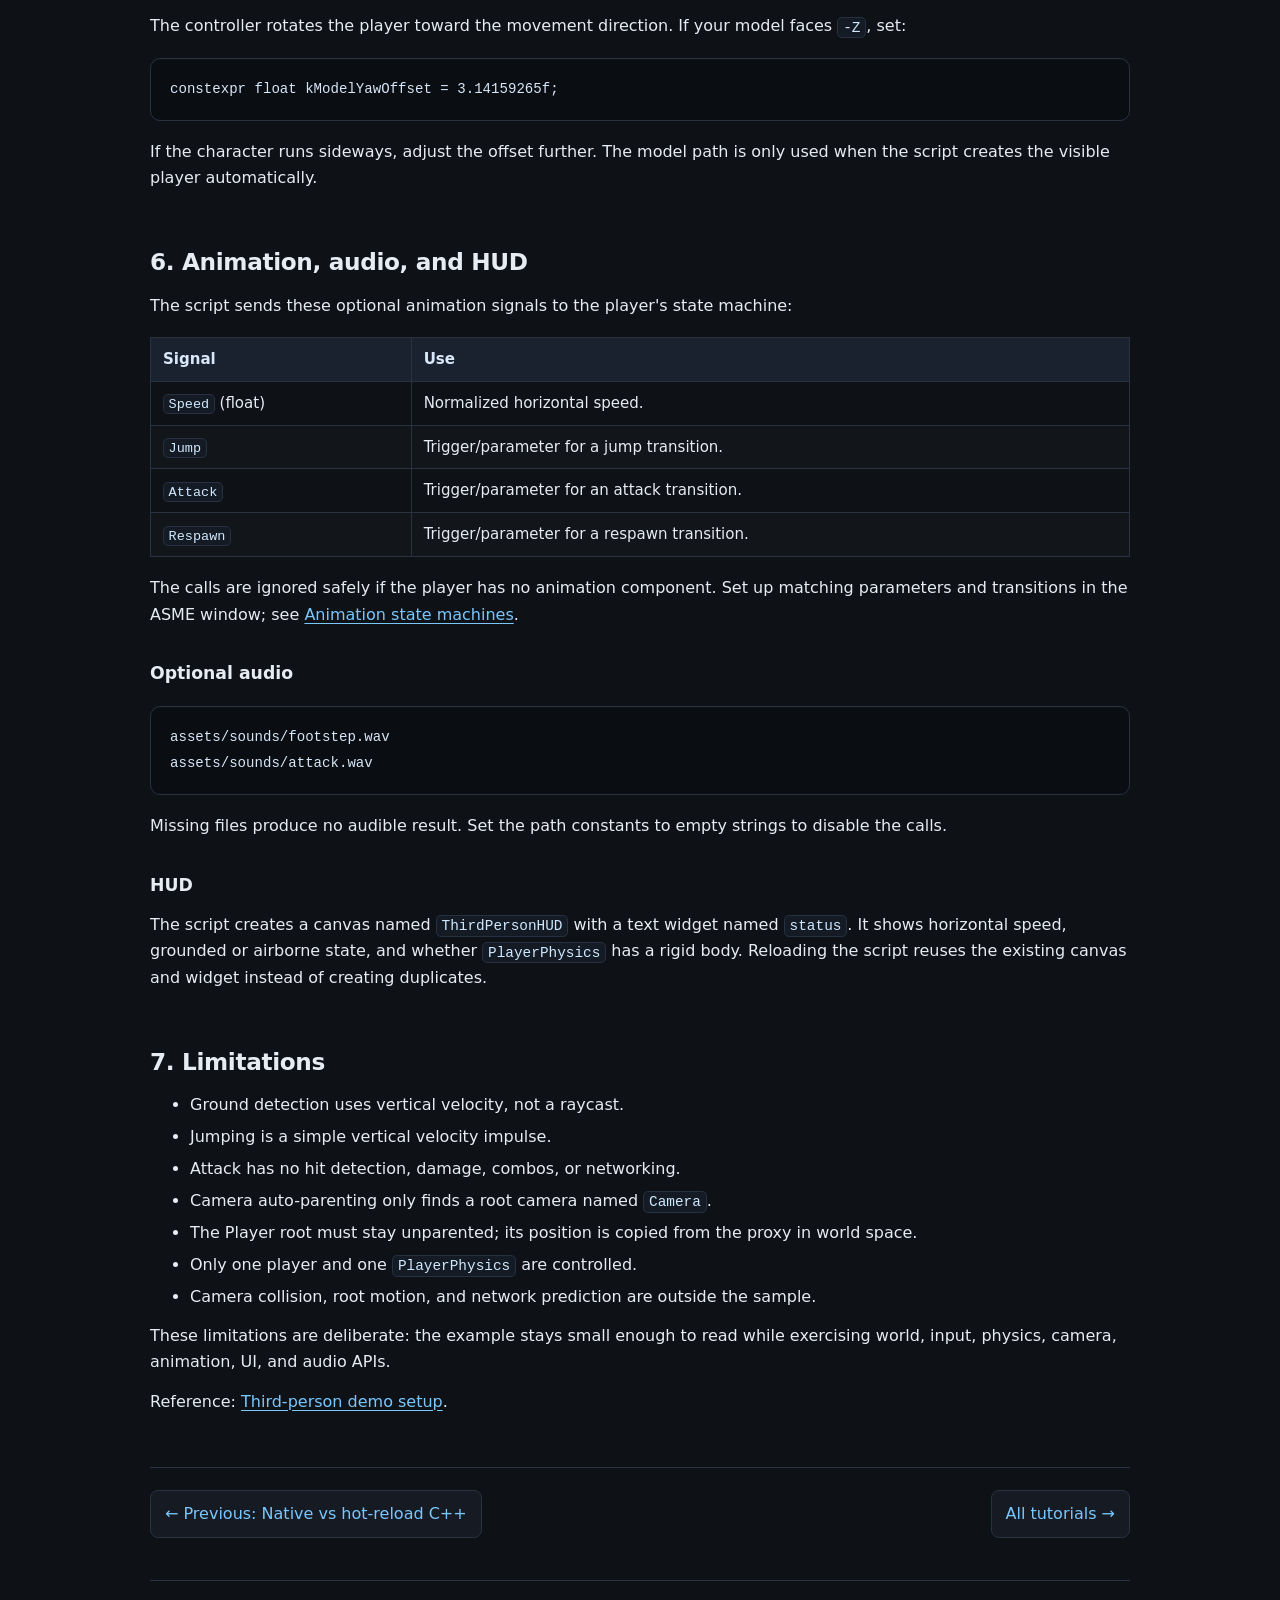
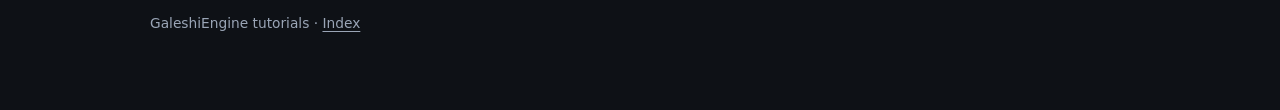
<file: docs/tutorials/09-third-person-demo.html>
<!doctype html>
<html lang="en">
<head>
    <meta charset="utf-8">
    <meta name="viewport" content="width=device-width, initial-scale=1">
    <title>Third-person demo — GaleshiEngine Tutorials</title>
    <link rel="stylesheet" href="style.css">
</head>
<body>
<div class="wrap">
    <nav class="top" aria-label="Breadcrumb">
        <a href="index.html">Tutorials</a>
        <span>/</span>
        <span>Third-person demo</span>
    </nav>

    <header class="hero">
        <p class="eyebrow">Tutorial 9</p>
        <h1>Third-person demo: camera, capsule, and animation</h1>
        <p class="lead">
            Set up the sample hot-reload C++ controller: a non-physical Player
            visual root, a dynamic physics proxy, camera-relative movement, and
            gameplay signals.
        </p>
    </header>

    <main>
        <div class="toc">
            <p>In this tutorial</p>
            <ul>
                <li><a href="#what">What the demo does</a></li>
                <li><a href="#scene">Scene setup</a></li>
                <li><a href="#script">Add the script</a></li>
                <li><a href="#controls">Controls</a></li>
                <li><a href="#tuning">Tuning</a></li>
                <li><a href="#animation">Animation, audio, and HUD</a></li>
                <li><a href="#limits">Limitations</a></li>
            </ul>
        </div>

        <section id="what">
            <h2>1. What the demo does</h2>
            <ul>
                <li>Finds or creates a non-physical <code>Player</code> visual root.</li>
                <li>Finds or creates a separate <code>PlayerPhysics</code> entity with a dynamic capsule body.</li>
                <li>Switches the gameplay camera to third-person orbit.</li>
                <li>Moves the physics proxy relative to the camera, then copies its position to the visual Player root.</li>
                <li>Supports sprinting, jumping, respawning, and a simple attack trigger.</li>
                <li>Rotates the visual Player toward the movement direction.</li>
                <li>Sends optional animation parameters for speed, jump, attack, and respawn.</li>
                <li>Plays optional footstep and attack sounds and creates a small HUD canvas.</li>
            </ul>
            <p>
                The complete source is
                <a href="../third_person_demo.cpp">third_person_demo.cpp</a>.
            </p>
        </section>

        <section id="scene">
            <h2>2. Scene setup</h2>
            <ol class="steps">
                <li>
                    <strong>Ground.</strong> Use a landscape or a large ground
                    mesh with a static collider. The physics proxy needs
                    collision to stand and jump.
                </li>
                <li>
                    <strong>Camera.</strong> Choose
                    <strong>Create → Camera</strong>. Keep the name
                    <code>Camera</code> (or edit <code>kCameraName</code> in the
                    script) and mark it <strong>Primary</strong>. If it is not
                    parented, the script attaches it to <code>Player</code>.
                </li>
                <li>
                    <strong>Player.</strong> Create an entity named
                    <code>Player</code> with a visible mesh/model, and
                    <strong>do not add a rigid body or collider</strong>. This
                    root is the visual and camera target; it must remain
                    non-physical.
                </li>
                <li>
                    <strong>Physics proxy.</strong> The script creates
                    <code>PlayerPhysics</code> at the Player's feet plus the
                    capsule center offset. If you author it manually, make it a
                    root entity with a dynamic capsule collider and rigid body.
                </li>
                <li>
                    <strong>Script.</strong> Copy
                    <code>third_person_demo.cpp</code> into
                    <code>&lt;project&gt;/scripts/</code> or
                    <code>&lt;project&gt;/assets/scripts/</code>.
                </li>
                <li>
                    Open the project, wait for the C++ script to compile, and
                    press <strong>Play</strong>.
                </li>
            </ol>
            <div class="callout">
                <p>
                    <strong>Player vs PlayerPhysics.</strong> The visual root
                    must not have a rigid body, or Jolt will overwrite its
                    position and rotation. Movement happens on the physics
                    proxy; the script copies the proxy position back to the
                    visual root.
                </p>
            </div>
        </section>

        <section id="script">
            <h2>3. Add the script</h2>
            <p>
                The demo is a hot-reload C++ module. It exports the same
                lifecycle as any other module:
            </p>
            <pre><code>extern "C" void GaleshiScriptRegister(const GaleshiScriptApi* api);
extern "C" void GaleshiScriptUpdate(float dt);</code></pre>
            <p>
                If the project already has another module using those exports,
                add this file as a separate module rather than copying its
                functions into an existing file. The hot-reload worker can load
                more than one module, but each shared library must export a
                complete module.
            </p>
            <p>
                Compile diagnostics appear in the Code Editor
                <strong>Output</strong> and <strong>Errors</strong> tabs. The
                demo does not link the engine; it uses only the public script
                API.
            </p>
        </section>

        <section id="controls">
            <h2>4. Controls</h2>
            <table>
                <thead>
                    <tr><th>Input</th><th>Action</th></tr>
                </thead>
                <tbody>
                    <tr><td><code>WASD</code></td><td>Move relative to the third-person camera.</td></tr>
                    <tr><td><code>Left Shift</code></td><td>Sprint.</td></tr>
                    <tr><td><code>Space</code></td><td>Jump.</td></tr>
                    <tr><td>Left mouse</td><td>Attack trigger.</td></tr>
                    <tr><td><code>R</code></td><td>Respawn at the spawn point.</td></tr>
                </tbody>
            </table>
            <p>
                Input is read only while Play mode is active. The Player root
                stays at the scene root; the script writes its position in world
                coordinates.
            </p>
        </section>

        <section id="tuning">
            <h2>5. Tuning</h2>
            <p>
                The top of the script contains the main constants. Start there
                before changing the controller logic:
            </p>
            <pre><code>constexpr const char* kPlayerName = "Player";
constexpr const char* kPlayerPhysicsName = "PlayerPhysics";
constexpr const char* kCameraName = "Camera";
constexpr const char* kPlayerModel = "assets/models/player.glb";

constexpr bool kAutoCreatePlayer = true;
constexpr bool kAutoCreatePhysicsProxy = true;
constexpr bool kAutoParentCamera = true;

constexpr Vec3 kSpawn{0.0f, 2.0f, 0.0f}; // Player feet
constexpr float kWalkSpeed = 4.5f;
constexpr float kRunSpeed = 8.5f;
constexpr float kJumpSpeed = 7.0f;
constexpr float kCapsuleHalfHeight = 0.85f;
constexpr float kCapsuleRadius = 0.35f;
constexpr float kCapsuleCenterY =
    kCapsuleHalfHeight + kCapsuleRadius;</code></pre>
            <p>
                <code>kSpawn</code> is the visual Player position (feet). The
                physics proxy is placed at
                <code>kSpawn.y + kCapsuleCenterY</code> because a Jolt capsule
                is centered on its body origin.
            </p>
            <h3>Model facing direction</h3>
            <p>
                The controller rotates the player toward the movement
                direction. If your model faces <code>-Z</code>, set:
            </p>
            <pre><code>constexpr float kModelYawOffset = 3.14159265f;</code></pre>
            <p>
                If the character runs sideways, adjust the offset further. The
                model path is only used when the script creates the visible
                player automatically.
            </p>
        </section>

        <section id="animation">
            <h2>6. Animation, audio, and HUD</h2>
            <p>
                The script sends these optional animation signals to the
                player's state machine:
            </p>
            <table>
                <thead>
                    <tr><th>Signal</th><th>Use</th></tr>
                </thead>
                <tbody>
                    <tr><td><code>Speed</code> (float)</td><td>Normalized horizontal speed.</td></tr>
                    <tr><td><code>Jump</code></td><td>Trigger/parameter for a jump transition.</td></tr>
                    <tr><td><code>Attack</code></td><td>Trigger/parameter for an attack transition.</td></tr>
                    <tr><td><code>Respawn</code></td><td>Trigger/parameter for a respawn transition.</td></tr>
                </tbody>
            </table>
            <p>
                The calls are ignored safely if the player has no animation
                component. Set up matching parameters and transitions in the
                ASME window; see
                <a href="03-animation-state-machine.html">Animation state
                machines</a>.
            </p>
            <h3>Optional audio</h3>
            <pre><code>assets/sounds/footstep.wav
assets/sounds/attack.wav</code></pre>
            <p>
                Missing files produce no audible result. Set the path constants
                to empty strings to disable the calls.
            </p>
            <h3>HUD</h3>
            <p>
                The script creates a canvas named
                <code>ThirdPersonHUD</code> with a text widget named
                <code>status</code>. It shows horizontal speed, grounded or
                airborne state, and whether <code>PlayerPhysics</code> has a
                rigid body. Reloading the script reuses the existing canvas and
                widget instead of creating duplicates.
            </p>
        </section>

        <section id="limits">
            <h2>7. Limitations</h2>
            <ul>
                <li>Ground detection uses vertical velocity, not a raycast.</li>
                <li>Jumping is a simple vertical velocity impulse.</li>
                <li>Attack has no hit detection, damage, combos, or networking.</li>
                <li>Camera auto-parenting only finds a root camera named <code>Camera</code>.</li>
                <li>The Player root must stay unparented; its position is copied from the proxy in world space.</li>
                <li>Only one player and one <code>PlayerPhysics</code> are controlled.</li>
                <li>Camera collision, root motion, and network prediction are outside the sample.</li>
            </ul>
            <p>
                These limitations are deliberate: the example stays small
                enough to read while exercising world, input, physics, camera,
                animation, UI, and audio APIs.
            </p>
            <p>
                Reference:
                <a href="../THIRD_PERSON_DEMO.md">Third-person demo setup</a>.
            </p>
        </section>
    </main>

    <nav class="pager" aria-label="Tutorial navigation">
        <a href="08-cpp-api-modes.html">← Previous: Native vs hot-reload C++</a>
        <a href="index.html">All tutorials →</a>
    </nav>

    <footer>
        <p>GaleshiEngine tutorials · <a href="index.html">Index</a></p>
    </footer>
</div>
</body>
</html>
</file>
<file: docs/tutorials/style.css>
:root {
    color-scheme: dark;
    --bg: #0e1116;
    --panel: #161b23;
    --panel-2: #1b222c;
    --text: #e7ebf2;
    --muted: #9aa5b6;
    --accent: #79c7ff;
    --accent-2: #9be28f;
    --border: #2a3240;
    --code-bg: #0a0d12;
    --warn: #ffc46b;
    --warn-bg: #2a2114;
    --tip: #8bd6b0;
    --tip-bg: #12241d;
}

* {
    box-sizing: border-box;
}

html {
    scroll-behavior: smooth;
}

body {
    margin: 0;
    background:
        radial-gradient(circle at 15% -10%, #1a2a3a 0, transparent 38rem),
        radial-gradient(circle at 100% 0, #201b2b 0, transparent 34rem),
        var(--bg);
    color: var(--text);
    font: 16px/1.65 system-ui, -apple-system, BlinkMacSystemFont, "Segoe UI",
        Roboto, Ubuntu, Cantarell, "Noto Sans", sans-serif;
}

.wrap {
    width: min(100% - 40px, 980px);
    margin: 0 auto;
    padding: 28px 0 64px;
}

a {
    color: var(--accent);
    text-decoration-thickness: 1px;
    text-underline-offset: 3px;
}

a:hover {
    color: #b7e4ff;
}

nav.top {
    display: flex;
    align-items: center;
    gap: 10px;
    flex-wrap: wrap;
    margin-bottom: 26px;
    color: var(--muted);
    font-size: 0.92rem;
}

nav.top a {
    color: var(--muted);
    text-decoration: none;
}

nav.top a:hover {
    color: var(--accent);
}

header.hero {
    padding: 12px 0 22px;
    border-bottom: 1px solid var(--border);
    margin-bottom: 30px;
}

.eyebrow {
    margin: 0 0 8px;
    color: var(--accent);
    font-size: 0.78rem;
    font-weight: 700;
    letter-spacing: 0.14em;
    text-transform: uppercase;
}

h1 {
    margin: 0;
    font-size: clamp(2rem, 5vw, 3.4rem);
    line-height: 1.08;
    letter-spacing: -0.035em;
}

h2 {
    margin: 2.4em 0 0.7em;
    font-size: 1.45rem;
    line-height: 1.25;
    letter-spacing: -0.015em;
}

h3 {
    margin: 1.8em 0 0.5em;
    font-size: 1.08rem;
}

p,
ul,
ol {
    margin: 0.8em 0;
}

li + li {
    margin-top: 0.35em;
}

.lead {
    max-width: 70ch;
    color: var(--muted);
    font-size: 1.08rem;
}

.card-grid {
    display: grid;
    grid-template-columns: repeat(auto-fit, minmax(250px, 1fr));
    gap: 16px;
    margin: 28px 0;
}

.card {
    display: flex;
    flex-direction: column;
    gap: 8px;
    padding: 20px;
    border: 1px solid var(--border);
    border-radius: 12px;
    background: linear-gradient(180deg, var(--panel-2), var(--panel));
    color: inherit;
    text-decoration: none;
    transition: border-color 120ms ease, transform 120ms ease;
}

.card:hover {
    border-color: var(--accent);
    transform: translateY(-2px);
    color: inherit;
}

.card .number {
    color: var(--accent);
    font-size: 0.75rem;
    font-weight: 700;
    letter-spacing: 0.14em;
    text-transform: uppercase;
}

.card h2 {
    margin: 0;
    font-size: 1.15rem;
}

.card p {
    margin: 0;
    color: var(--muted);
    font-size: 0.94rem;
}

code {
    padding: 0.12em 0.34em;
    border: 1px solid #263041;
    border-radius: 5px;
    background: #151b25;
    color: #cfe9ff;
    font: 0.9em/1.4 "JetBrains Mono", "Fira Code", "SFMono-Regular",
        Consolas, "Liberation Mono", monospace;
}

pre {
    margin: 1.15em 0;
    padding: 17px 19px;
    overflow-x: auto;
    border: 1px solid var(--border);
    border-radius: 10px;
    background: var(--code-bg);
    box-shadow: inset 0 1px 0 rgba(255, 255, 255, 0.025);
}

pre code {
    padding: 0;
    border: 0;
    background: none;
    color: #d7e6f7;
    font-size: 0.88rem;
    line-height: 1.55;
}

kbd {
    display: inline-block;
    min-width: 1.7em;
    padding: 0.08em 0.38em;
    border: 1px solid #3a4658;
    border-bottom-width: 2px;
    border-radius: 5px;
    background: #202834;
    color: var(--text);
    font: 0.82em/1.5 "JetBrains Mono", "Fira Code", monospace;
    text-align: center;
}

table {
    width: 100%;
    margin: 1.2em 0;
    border-collapse: collapse;
    font-size: 0.94rem;
}

th,
td {
    padding: 9px 12px;
    border: 1px solid var(--border);
    text-align: left;
    vertical-align: top;
}

th {
    background: #1a2230;
    color: #d9e8f8;
    font-weight: 600;
}

tr:nth-child(even) td {
    background: rgba(255, 255, 255, 0.015);
}

.callout {
    margin: 1.4em 0;
    padding: 14px 17px;
    border: 1px solid #2e4a3f;
    border-left: 4px solid var(--tip);
    border-radius: 8px;
    background: var(--tip-bg);
}

.callout p:first-child {
    margin-top: 0;
}

.callout p:last-child {
    margin-bottom: 0;
}

.callout.warn {
    border-color: #5a4624;
    border-left-color: var(--warn);
    background: var(--warn-bg);
}

.callout strong {
    color: #fff;
}

.steps {
    counter-reset: step;
    list-style: none;
    padding-left: 0;
}

.steps > li {
    position: relative;
    margin: 1.15em 0;
    padding-left: 46px;
}

.steps > li::before {
    counter-increment: step;
    content: counter(step);
    position: absolute;
    top: 0.1em;
    left: 0;
    display: grid;
    place-items: center;
    width: 30px;
    height: 30px;
    border: 1px solid #35506b;
    border-radius: 50%;
    background: #162433;
    color: var(--accent);
    font-size: 0.84rem;
    font-weight: 700;
}

.pager {
    display: flex;
    justify-content: space-between;
    gap: 16px;
    margin-top: 52px;
    padding-top: 22px;
    border-top: 1px solid var(--border);
}

.pager a {
    display: inline-block;
    padding: 10px 14px;
    border: 1px solid var(--border);
    border-radius: 8px;
    background: var(--panel);
    text-decoration: none;
}

.pager a:hover {
    border-color: var(--accent);
}

footer {
    margin-top: 42px;
    padding-top: 20px;
    border-top: 1px solid var(--border);
    color: var(--muted);
    font-size: 0.86rem;
}

footer a {
    color: var(--muted);
}

.toc {
    padding: 14px 18px;
    border: 1px solid var(--border);
    border-radius: 10px;
    background: var(--panel);
}

.toc p {
    margin: 0 0 6px;
    color: var(--muted);
    font-size: 0.82rem;
    font-weight: 700;
    letter-spacing: 0.08em;
    text-transform: uppercase;
}

.toc ul {
    margin: 0;
}

@media (max-width: 600px) {
    .wrap {
        width: min(100% - 24px, 980px);
        padding-top: 18px;
    }

    pre {
        padding: 13px;
    }

    th,
    td {
        padding: 7px 8px;
    }
}
</file>
